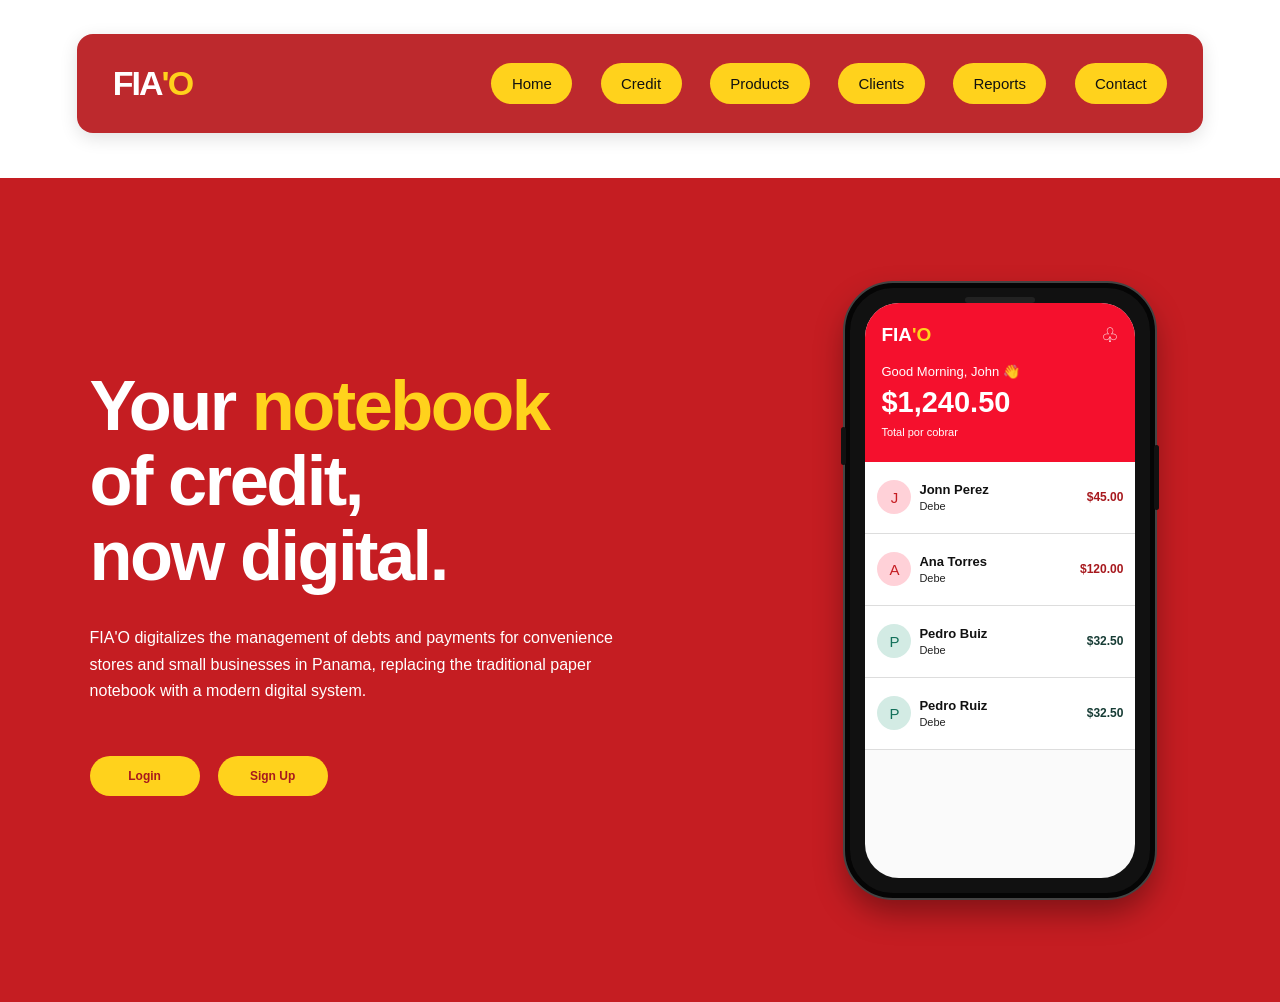
<file: index.html>
<!DOCTYPE html>
<html lang="es">
<head>
    <meta charset="UTF-8">
    <meta name="viewport" content="width=device-width, initial-scale=1.0">

    <title>FIA'O - Proyecto</title>

    <link rel="stylesheet" href="style.css">
</head>

<body>

    <!-- BARRA DE NAVEGACIÓN -->
    <header class="navbar">
        <a href="index.html" class="logo">
            FIA<span>'O</span>
        </a>

        <nav class="nav-links">
            <a href="index.html">Home</a>
            <a href="credit.html">Credit</a>
            <a href="product.html">Products</a>
            <a href="client.html">Clients</a>
            <a href="reports.html">Reports</a>
            <a href="contact.html">Contact</a>
        </nav>
    </header>

    <!-- CONTENIDO PRINCIPAL -->
    <main class="hero">

        <!-- TEXTO PRINCIPAL -->
        <section class="hero-content">

            <h1>
                Your <span>notebook</span><br>
                of credit,<br>
                now digital.
            </h1>

            <p>
                FIA'O digitalizes the management of debts and payments for
                convenience stores and small businesses in Panama,
                replacing the traditional paper notebook with
                a modern digital system.
            </p>

            <div class="buttons">
                <a href="login.html" class="btn">Login</a>
                <a href="signup.html" class="btn">Sign Up</a>
            </div>

        </section>

        <!-- TELÉFONO -->
        <section class="phone-container" aria-label="Vista previa de la aplicación">

            <div class="phone">

                <div class="speaker"></div>

                <div class="screen">

                    <!-- CABECERA DE LA APLICACIÓN -->
                    <div class="app-header">
                        <div class="app-logo">
                            FIA<span>'O</span>
                        </div>

                        <div class="notification" aria-label="Notificaciones">
                            ♧
                        </div>
                    </div>

                    <!-- SALDO -->
                    <div class="greeting">
                        <p>Good Morning, John 👋</p>
                        <h2>$1,240.50</h2>
                        <small>Total por cobrar</small>
                    </div>

                    <!-- LISTA DE CLIENTES -->
                    <div class="customers">

                        <div class="customer">
                            <div class="avatar pink">J</div>

                            <div class="customer-info">
                                <strong>Jonn Perez</strong>
                                <span>Debe</span>
                            </div>

                            <b>$45.00</b>
                        </div>

                        <div class="customer">
                            <div class="avatar pink">A</div>

                            <div class="customer-info">
                                <strong>Ana Torres</strong>
                                <span>Debe</span>
                            </div>

                            <b>$120.00</b>
                        </div>

                        <div class="customer">
                            <div class="avatar green">P</div>

                            <div class="customer-info">
                                <strong>Pedro Buiz</strong>
                                <span>Debe</span>
                            </div>

                            <b class="green-text">$32.50</b>
                        </div>

                        <div class="customer">
                            <div class="avatar green">P</div>

                            <div class="customer-info">
                                <strong>Pedro Ruiz</strong>
                                <span>Debe</span>
                            </div>

                            <b class="green-text">$32.50</b>
                        </div>

                    </div>
                </div>
            </div>

        </section>

    </main>

</body>
</html>
</file>
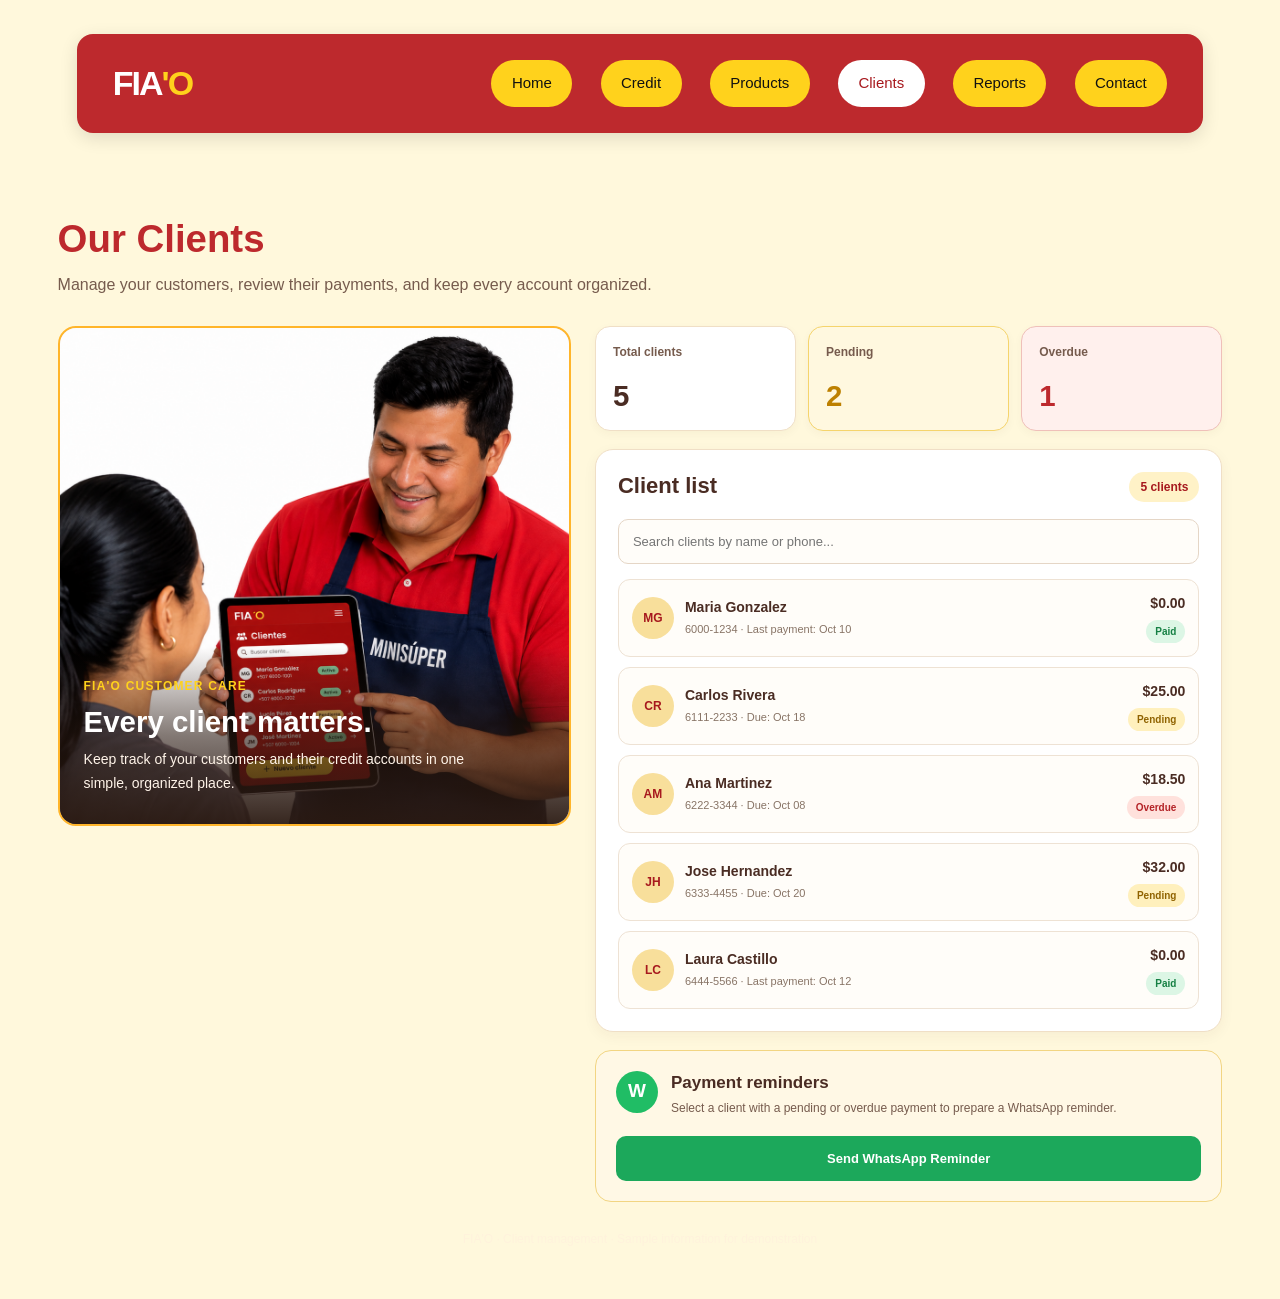
<file: client.html>
<!DOCTYPE html>
<html lang="en">
<head>
    <meta charset="UTF-8">
    <meta name="viewport" content="width=device-width, initial-scale=1.0">
    <title>FIA'O - Clients</title>
    <link rel="stylesheet" href="client.css">
</head>

<body>

    <header class="navbar">
        <div class="logo">FIA<span>'O</span></div>

        <nav class="nav-links">
            <a href="index.html">Home</a>
            <a href="credit.html">Credit</a>
            <a href="product.html">Products</a>
            <a href="client.html" class="active">Clients</a>
            <a href="reports.html">Reports</a>
            <a href="contact.html">Contact</a>
        </nav>
    </header>

    <main class="page">

        <section class="page-heading">
            <h1>Our Clients</h1>
            <p>Manage your customers, review their payments, and keep every account organized.</p>
        </section>

        <section class="layout">

            <!-- IMAGE ON THE LEFT -->
            <div class="visual">
                <img
                    src="clients-photo.png"
                    alt="Shopkeeper helping a customer with a tablet"
                >

                <div class="image-caption">
                    <span class="eyebrow">FIA'O customer care</span>
                    <h2>Every client matters.</h2>
                    <p>
                        Keep track of your customers and their credit accounts
                        in one simple, organized place.
                    </p>
                </div>
            </div>

            <!-- CLIENT INFORMATION ON THE RIGHT -->
            <div class="right">

                <section class="stats">
                    <div class="stat-card">
                        <span class="stat-label">Total clients</span>
                        <span class="stat-number" id="total">5</span>
                    </div>

                    <div class="stat-card pending">
                        <span class="stat-label">Pending</span>
                        <span class="stat-number" id="pending">2</span>
                    </div>

                    <div class="stat-card overdue">
                        <span class="stat-label">Overdue</span>
                        <span class="stat-number" id="overdue">1</span>
                    </div>
                </section>

                <section class="client-panel">

                    <div class="panel-header">
                        <h2>Client list</h2>
                        <span class="client-count" id="clientCount">5 clients</span>
                    </div>

                    <div class="search-box">
                        <input
                            type="search"
                            id="search"
                            placeholder="Search clients by name or phone..."
                            aria-label="Search clients"
                        >
                    </div>

                    <div class="client-list" id="clients">

                        <article class="client-row"
                            data-name="Maria Gonzalez"
                            data-phone="6000-1234"
                            data-status="paid">

                            <div class="client-info">
                                <div class="avatar">MG</div>
                                <div class="client-details">
                                    <h3>Maria Gonzalez</h3>
                                    <p>6000-1234 · Last payment: Oct 10</p>
                                </div>
                            </div>

                            <div class="client-meta">
                                <span class="amount">$0.00</span>
                                <span class="status paid">Paid</span>
                            </div>
                        </article>

                        <article class="client-row"
                            data-name="Carlos Rivera"
                            data-phone="6111-2233"
                            data-status="pending">

                            <div class="client-info">
                                <div class="avatar">CR</div>
                                <div class="client-details">
                                    <h3>Carlos Rivera</h3>
                                    <p>6111-2233 · Due: Oct 18</p>
                                </div>
                            </div>

                            <div class="client-meta">
                                <span class="amount">$25.00</span>
                                <span class="status pending">Pending</span>
                            </div>
                        </article>

                        <article class="client-row"
                            data-name="Ana Martinez"
                            data-phone="6222-3344"
                            data-status="overdue">

                            <div class="client-info">
                                <div class="avatar">AM</div>
                                <div class="client-details">
                                    <h3>Ana Martinez</h3>
                                    <p>6222-3344 · Due: Oct 08</p>
                                </div>
                            </div>

                            <div class="client-meta">
                                <span class="amount">$18.50</span>
                                <span class="status overdue">Overdue</span>
                            </div>
                        </article>

                        <article class="client-row"
                            data-name="Jose Hernandez"
                            data-phone="6333-4455"
                            data-status="pending">

                            <div class="client-info">
                                <div class="avatar">JH</div>
                                <div class="client-details">
                                    <h3>Jose Hernandez</h3>
                                    <p>6333-4455 · Due: Oct 20</p>
                                </div>
                            </div>

                            <div class="client-meta">
                                <span class="amount">$32.00</span>
                                <span class="status pending">Pending</span>
                            </div>
                        </article>

                        <article class="client-row"
                            data-name="Laura Castillo"
                            data-phone="6444-5566"
                            data-status="paid">

                            <div class="client-info">
                                <div class="avatar">LC</div>
                                <div class="client-details">
                                    <h3>Laura Castillo</h3>
                                    <p>6444-5566 · Last payment: Oct 12</p>
                                </div>
                            </div>

                            <div class="client-meta">
                                <span class="amount">$0.00</span>
                                <span class="status paid">Paid</span>
                            </div>
                        </article>

                    </div>

                    <p class="empty" id="empty">
                        No clients found. Try another search.
                    </p>

                </section>

                <section class="reminder">
                    <div class="reminder-top">
                        <div class="whatsapp-icon">W</div>

                        <div>
                            <h2>Payment reminders</h2>
                            <p id="reminderText">
                                Select a client with a pending or overdue payment
                                to prepare a WhatsApp reminder.
                            </p>
                        </div>
                    </div>

                    <button class="reminder-button" id="sendReminder">
                        Send WhatsApp Reminder
                    </button>
                </section>

            </div>
        </section>

        <p class="footer-note">
            FIA'O · Client management · Sample information for demonstration
        </p>

    </main>

    <script>
        const clientRows = Array.from(
            document.querySelectorAll(".client-row")
        );

        const searchInput = document.getElementById("search");
        const emptyMessage = document.getElementById("empty");
        const clientCount = document.getElementById("clientCount");
        const reminderText = document.getElementById("reminderText");
        const reminderButton = document.getElementById("sendReminder");

        let selectedClient = null;

        function updateSummary() {
            document.getElementById("total").textContent = clientRows.length;

            document.getElementById("pending").textContent =
                clientRows.filter(row =>
                    row.dataset.status === "pending"
                ).length;

            document.getElementById("overdue").textContent =
                clientRows.filter(row =>
                    row.dataset.status === "overdue"
                ).length;
        }

        function filterClients() {
            const term = searchInput.value.trim().toLowerCase();
            let visible = 0;

            clientRows.forEach(row => {
                const matches =
                    row.dataset.name.toLowerCase().includes(term) ||
                    row.dataset.phone.toLowerCase().includes(term);

                row.style.display = matches ? "grid" : "none";

                if (matches) visible++;
            });

            emptyMessage.style.display = visible === 0 ? "block" : "none";

            clientCount.textContent =
                visible + (visible === 1 ? " client" : " clients");
        }

        clientRows.forEach(row => {
            row.style.cursor = "pointer";

            row.addEventListener("click", () => {
                clientRows.forEach(item => {
                    item.style.outline = "none";
                });

                row.style.outline = "2px solid #ffd45a";
                selectedClient = row;

                const name = row.dataset.name;
                const status = row.dataset.status;
                const amount = row.querySelector(".amount").textContent;

                if (status === "paid") {
                    reminderText.textContent =
                        name + " has no outstanding balance. No payment reminder is needed.";

                    reminderButton.textContent = "Client Has Paid";
                    reminderButton.disabled = true;
                } else {
                    reminderText.textContent =
                        "Selected client: " + name +
                        ". Outstanding balance: " + amount +
                        ". Click below to prepare a WhatsApp reminder.";

                    reminderButton.textContent =
                        "Send Reminder to " + name.split(" ")[0];

                    reminderButton.disabled = false;
                }
            });
        });

        searchInput.addEventListener("input", filterClients);

        reminderButton.addEventListener("click", () => {
            if (!selectedClient) {
                selectedClient = clientRows.find(row =>
                    row.dataset.status === "pending" ||
                    row.dataset.status === "overdue"
                );
            }

            if (!selectedClient) {
                alert("There are no unpaid clients to remind.");
                return;
            }

            if (selectedClient.dataset.status === "paid") {
                alert("This client has already paid.");
                return;
            }

            const name = selectedClient.dataset.name;
            const phone = selectedClient.dataset.phone;
            const amount = selectedClient.querySelector(".amount").textContent;

            const message =
                "Hello " + name +
                ", this is a friendly reminder from FIA'O regarding your outstanding balance of " +
                amount +
                ". Please contact us if you have any questions. Thank you!";

            const cleanPhone = phone.replace(/\D/g, "");

            if (!cleanPhone) {
                alert("No valid phone number is available for this client.");
                return;
            }

            const whatsappUrl =
                "https://wa.me/507" + cleanPhone +
                "?text=" + encodeURIComponent(message);

            window.open(whatsappUrl, "_blank", "noopener,noreferrer");
        });

        updateSummary();
        filterClients();
    </script>

</body>
</html>
</file>
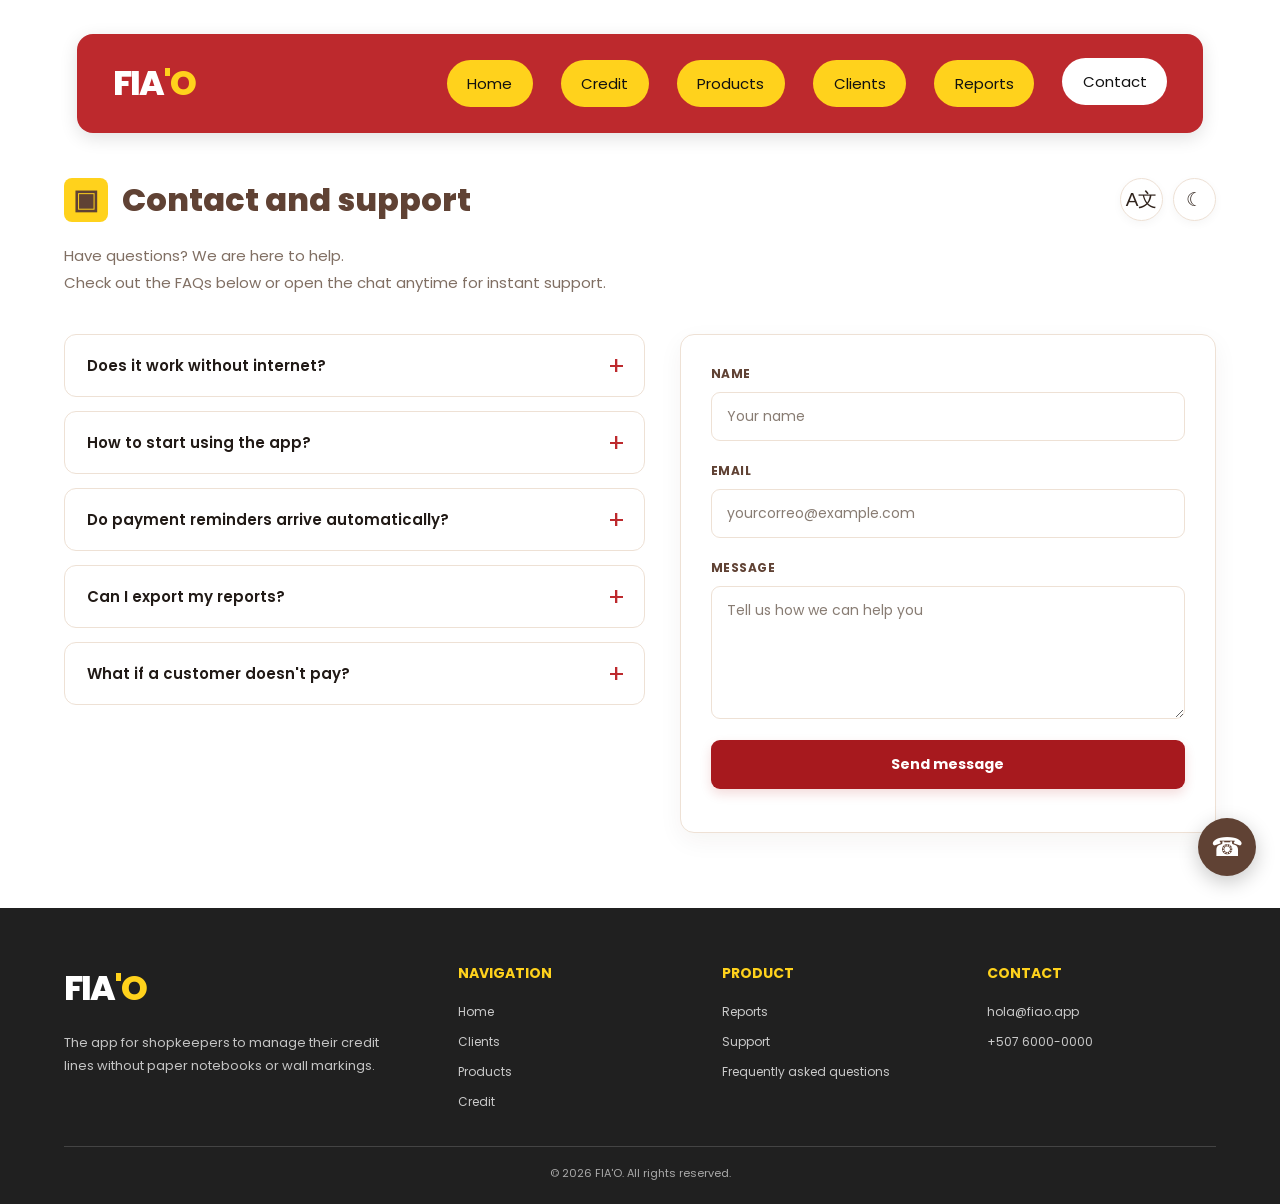
<file: contact.html>
<!DOCTYPE html>
<html lang="en">
<head>
    <meta charset="UTF-8">
    <meta name="viewport" content="width=device-width, initial-scale=1.0">
    <title>FIA'O - Contact and Support</title>
    <link rel="stylesheet" href="contact.css">
</head>
<body>

    <!-- NAVIGATION BAR -->
    <header class="navbar">
        <a href="index.html" class="logo">FIA<span>'O</span></a>

        <nav>
            <a href="index.html">Home</a>
            <a href="credit.html">Credit</a>
            <a href="product.html">Products</a>
            <a href="client.html">Clients</a>
            <a href="reports.html">Reports</a>
            <a href="contact.html" class="active">Contact</a>
        </nav>
    </header>

    <!-- MAIN CONTENT -->
    <main class="page">

        <!-- PAGE TITLE -->
        <section class="page-heading">
            <div class="heading-text">
                <div class="title-row">
                    <span class="title-icon">▣</span>
                    <h1>Contact and support</h1>
                </div>

                <p>
                    Have questions? We are here to help.<br>
                    Check out the FAQs below or open the chat anytime for instant support.
                </p>
            </div>

            <div class="tools">
                <button class="round-button" id="languageButton"
                        type="button" aria-label="Change language">A文</button>
                <button class="round-button" id="themeButton"
                        type="button" aria-label="Change theme">☾</button>
            </div>
        </section>

        <!-- FAQ AND CONTACT FORM -->
        <section class="support-layout">

            <!-- FREQUENTLY ASKED QUESTIONS -->
            <div class="faq-section">

                <details class="faq-item">
                    <summary>Does it work without internet?</summary>
                    <p>
                        Some features may require an internet connection to synchronize
                        customer information and payment records. Connect to the internet
                        to access the latest information.
                    </p>
                </details>

                <details class="faq-item">
                    <summary>How to start using the app?</summary>
                    <p>
                        Start by registering your business information, adding your
                        customers, and recording their credit purchases and payments.
                        You can then use the customer list to review outstanding balances.
                    </p>
                </details>

                <details class="faq-item">
                    <summary>Do payment reminders arrive automatically?</summary>
                    <p>
                        You can use the reminder feature to contact customers about
                        pending payments. Automatic reminders depend on the features
                        and services configured for your account.
                    </p>
                </details>

                <details class="faq-item">
                    <summary>Can I export my reports?</summary>
                    <p>
                        The Reports section can be used to review business information.
                        PDF or Excel exports will work when those features are connected
                        to your application.
                    </p>
                </details>

                <details class="faq-item">
                    <summary>What if a customer doesn't pay?</summary>
                    <p>
                        Review the customer's outstanding balance, check the payment
                        due date, and contact the customer with a friendly reminder.
                        Keep the payment information updated in your records.
                    </p>
                </details>

            </div>

            <!-- CONTACT FORM -->
            <div class="contact-card">
                <form id="contactForm">

                    <div class="form-group">
                        <label for="name">NAME</label>
                        <input
                            type="text"
                            id="name"
                            name="name"
                            placeholder="Your name"
                            required
                        >
                    </div>

                    <div class="form-group">
                        <label for="email">EMAIL</label>
                        <input
                            type="email"
                            id="email"
                            name="email"
                            placeholder="yourcorreo@example.com"
                            required
                        >
                    </div>

                    <div class="form-group">
                        <label for="message">MESSAGE</label>
                        <textarea
                            id="message"
                            name="message"
                            placeholder="Tell us how we can help you"
                            rows="5"
                            required
                        ></textarea>
                    </div>

                    <button type="submit" class="send-button">
                        Send message
                    </button>

                    <p id="formFeedback" class="form-feedback" role="status"></p>

                </form>
            </div>

        </section>

    </main>

    <!-- FLOATING CHAT BUTTON -->
    <button type="button" class="chat-button" id="chatButton"
            aria-label="Open support chat">
        ☎
    </button>

    <!-- CHAT WINDOW -->
    <section class="chat-window" id="chatWindow" hidden>
        <div class="chat-header">
            <div>
                <strong>FIA'O Support</strong>
                <span>How can we help?</span>
            </div>
            <button type="button" id="closeChat" aria-label="Close chat">×</button>
        </div>

        <div class="chat-content">
            <p class="chat-message">
                Hello! Thanks for contacting FIA'O. Please write your question
                in the contact form and our team can follow up.
            </p>
        </div>

        <button type="button" class="chat-contact"
                id="chatContactButton">
            Go to contact form
        </button>
    </section>

    <!-- FOOTER -->
    <footer class="footer">
        <div class="footer-grid">

            <div class="footer-brand">
                <a href="index.html" class="footer-logo">FIA<span>'O</span></a>
                <p>
                    The app for shopkeepers to manage their credit lines
                    without paper notebooks or wall markings.
                </p>
            </div>

            <div class="footer-column">
                <h3>NAVIGATION</h3>
                <a href="index.html">Home</a>
                <a href="client.html">Clients</a>
                <a href="products.html">Products</a>
                <a href="credit.html">Credit</a>
            </div>

            <div class="footer-column">
                <h3>PRODUCT</h3>
                <a href="reports.html">Reports</a>
                <a href="contact.html">Support</a>
                <a href="#faq">Frequently asked questions</a>
            </div>

            <div class="footer-column">
                <h3>CONTACT</h3>
                <a href="mailto:hola@fiao.app">hola@fiao.app</a>
                <a href="tel:+50760000000">+507 6000-0000</a>
            </div>

        </div>

        <div class="footer-bottom">
            © 2026 FIA'O. All rights reserved.
        </div>
    </footer>

    <!-- INTERACTIONS -->
    <script>
        // FAQ anchor
        document.querySelectorAll('a[href="#faq"]').forEach(function(link) {
            link.addEventListener('click', function(event) {
                event.preventDefault();
                document.querySelector('.faq-section').scrollIntoView({
                    behavior: 'smooth'
                });
            });
        });

        // Contact form demo
        document.getElementById('contactForm').addEventListener('submit', function(event) {
            event.preventDefault();

            const name = document.getElementById('name').value.trim();
            const feedback = document.getElementById('formFeedback');

            feedback.textContent =
                'Thank you, ' + name + '! Your message has been prepared. ' +
                'This demo does not send emails yet.';

            this.reset();
        });

        // Chat window
        const chatWindow = document.getElementById('chatWindow');

        document.getElementById('chatButton').addEventListener('click', function() {
            chatWindow.hidden = !chatWindow.hidden;
        });

        document.getElementById('closeChat').addEventListener('click', function() {
            chatWindow.hidden = true;
        });

        document.getElementById('chatContactButton').addEventListener('click', function() {
            chatWindow.hidden = true;
            document.getElementById('name').scrollIntoView({
                behavior: 'smooth',
                block: 'center'
            });
            document.getElementById('name').focus();
        });

        // Dark mode
        document.getElementById('themeButton').addEventListener('click', function() {
            document.body.classList.toggle('dark-mode');
        });

        // Language button demonstration
        document.getElementById('languageButton').addEventListener('click', function() {
            alert('The page is currently in English. A translation feature must be configured separately.');
        });
    </script>

</body>
</html>
</file>
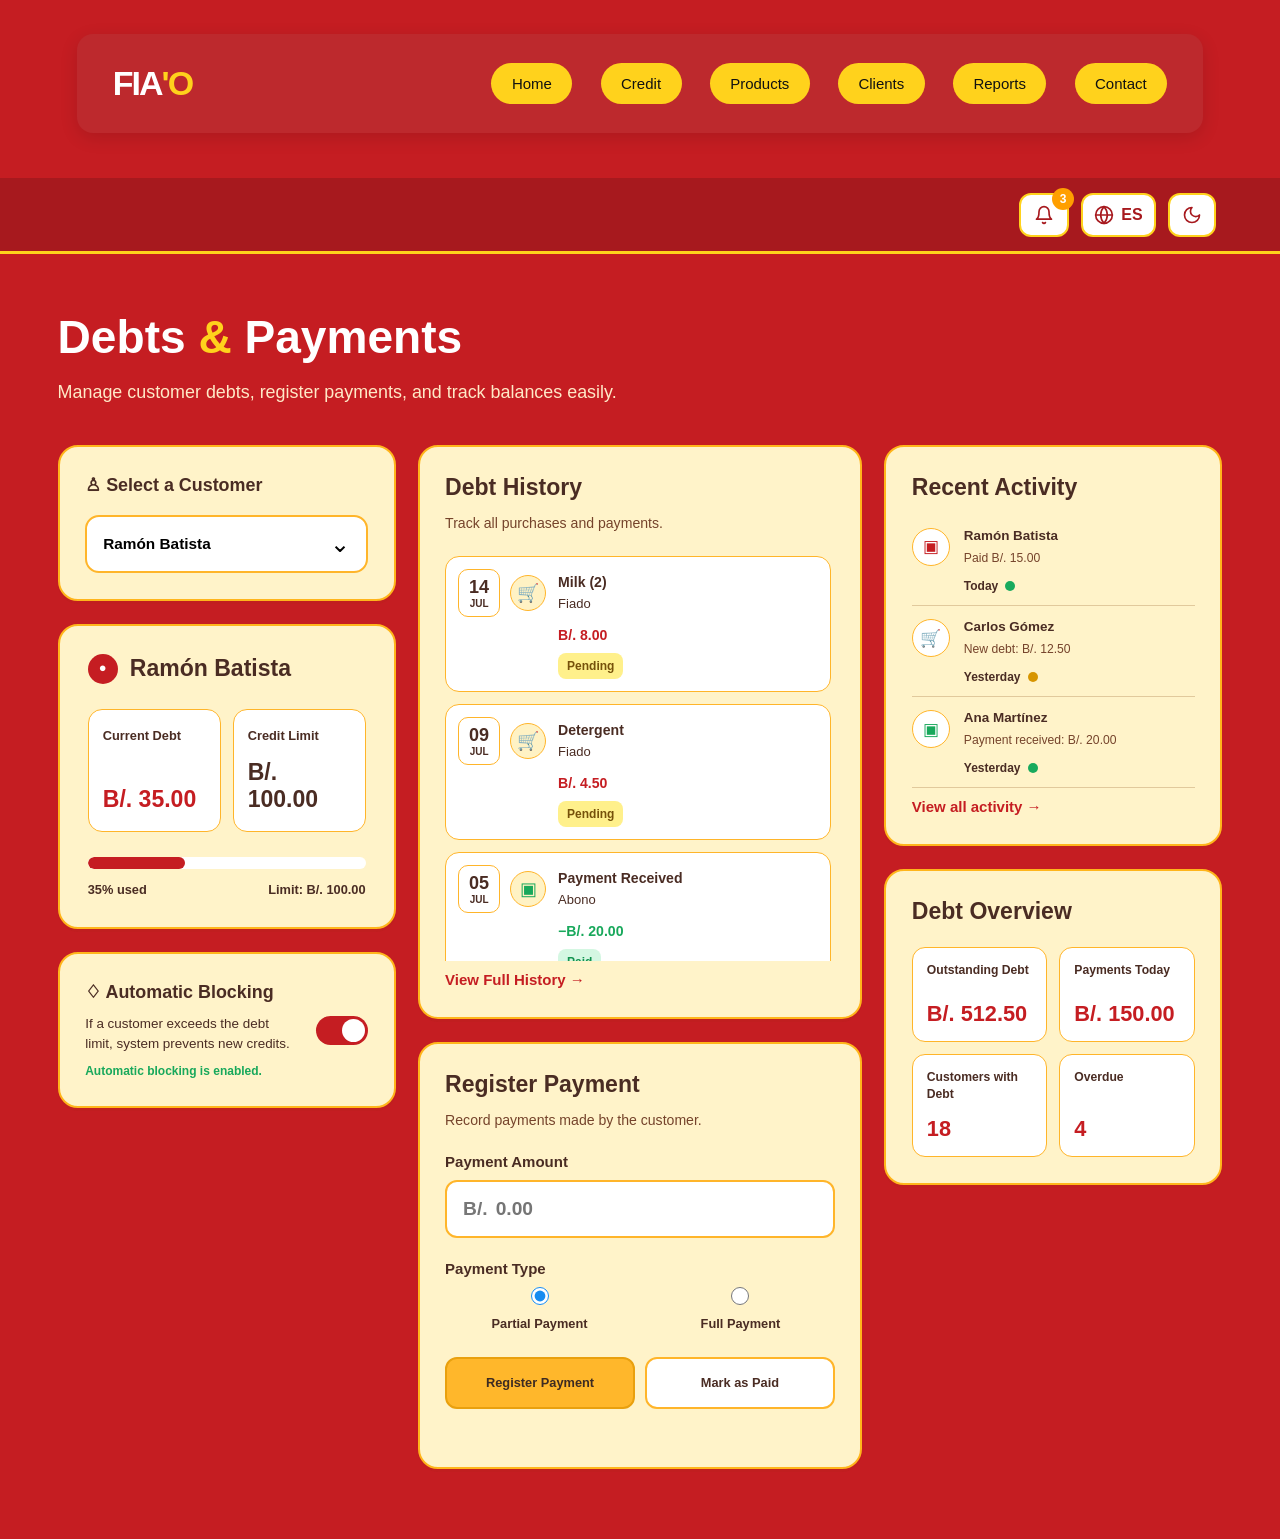
<file: credit.html>
<!DOCTYPE html>
<html lang="en">
<head>
    <meta charset="UTF-8">
    <meta name="viewport" content="width=device-width, initial-scale=1.0">
    <title>FIA'O - Credit</title>
    <link rel="stylesheet" href="credit.css">
</head>
<body>

    <header class="navbar">
        <a href="index.html" class="logo">FIA<span>'O</span></a>
        <nav class="nav-links">
            <a href="index.html">Home</a>
            <a href="credit.html" class="active">Credit</a>
            <a href="product.html">Products</a>
            <a href="client.html">Clients</a>
            <a href="reports.html">Reports</a>
            <a href="contact.html">Contact</a>
        </nav>
    </header>

    <section class="secondary-bar">
        <div class="secondary-actions">
            <button class="action-button notification-button" id="notificationButton" aria-label="Notifications">
                <svg class="icon" xmlns="http://www.w3.org/2000/svg" viewBox="0 0 24 24" width="24" height="24" fill="none" stroke="currentColor" stroke-width="2" stroke-linecap="round" stroke-linejoin="round">
                    <path d="M6 8a6 6 0 0 1 12 0c0 7 3 9 3 9H3s3-2 3-9"/>
                    <path d="M10.3 21a1.94 1.94 0 0 0 3.4 0"/>
                </svg>
                <span class="notification-number" id="notificationNumber">3</span>
            </button>

            <button class="action-button language-button" id="languageButton" aria-label="Change language">
                <svg class="icon" xmlns="http://www.w3.org/2000/svg" viewBox="0 0 24 24" width="24" height="24" fill="none" stroke="currentColor" stroke-width="2" stroke-linecap="round" stroke-linejoin="round">
                    <circle cx="12" cy="12" r="10"/>
                    <path d="M2 12h20"/>
                    <path d="M12 2a15.3 15.3 0 0 1 4 10 15.3 15.3 0 0 1-4 10 15.3 15.3 0 0 1-4-10 15.3 15.3 0 0 1 4-10z"/>
                </svg>
                <span id="languageLabel">ES</span>
            </button>

            <button class="action-button" id="darkModeButton" aria-label="Dark mode">
                <svg class="icon" xmlns="http://www.w3.org/2000/svg" viewBox="0 0 24 24" width="24" height="24" fill="none" stroke="currentColor" stroke-width="2" stroke-linecap="round" stroke-linejoin="round">
                    <path d="M12 3a6 6 0 0 0 9 9 9 9 0 1 1-9-9Z"/>
                </svg>
            </button>
        </div>
    </section>

    <main class="credit-page">

        <section class="credit-header">
            <h1>Debts <span>&amp;</span> Payments</h1>
            <p>Manage customer debts, register payments, and track balances easily.</p>
        </section>

        <section class="dashboard-grid">

            <div class="left-column">

                <div class="panel customer-selector">
                    <h2>♙ Select a Customer</h2>
                    <button class="customer-select" id="customerSelect" type="button">
                        <strong id="selectedCustomerName">Ramón Batista</strong>
                        <span>⌄</span>
                    </button>
                    <div class="customer-options" id="customerOptions" hidden>
                        <button type="button" data-name="Ramón Batista" data-debt="35">Ramón Batista</button>
                        <button type="button" data-name="Carlos Gómez" data-debt="12.50">Carlos Gómez</button>
                        <button type="button" data-name="Ana Martínez" data-debt="20">Ana Martínez</button>
                    </div>
                </div>

                <div class="panel customer-card">
                    <h2 class="customer-title">
                        <span class="customer-icon">●</span>
                        <span id="customerCardName">Ramón Batista</span>
                    </h2>

                    <div class="customer-stats">
                        <div class="stat-box">
                            <span>Current Debt</span>
                            <strong class="red-text" id="currentDebt">B/. 35.00</strong>
                        </div>
                        <div class="stat-box">
                            <span>Credit Limit</span>
                            <strong id="creditLimit">B/. 100.00</strong>
                        </div>
                    </div>

                    <div class="credit-progress">
                        <div class="progress-bar">
                            <div class="progress-value" id="progressValue"></div>
                        </div>
                        <div class="progress-info">
                            <strong id="percentageUsed">35% used</strong>
                            <strong>Limit: B/. 100.00</strong>
                        </div>
                    </div>
                </div>

                <div class="panel automatic-block">
                    <div class="block-content">
                        <h2>♢ Automatic Blocking</h2>
                        <p>If a customer exceeds the debt limit, system prevents new credits.</p>
                        <p id="blockingStatus" class="blocking-status">Automatic blocking is enabled.</p>
                    </div>
                    <label class="switch">
                        <input type="checkbox" id="blockingToggle" checked>
                        <span class="slider"></span>
                    </label>
                </div>

            </div>

            <div class="center-column">

                <div class="panel debt-history">
                    <h2>Debt History</h2>
                    <p class="panel-description">Track all purchases and payments.</p>

                    <div class="history-list" id="historyList">

                        <div class="history-item">
                            <div class="date-box"><strong>14</strong><span>JUL</span></div>
                            <div class="history-icon">🛒</div>
                            <div class="history-product">
                                <strong>Milk (2)</strong>
                                <span>Fiado</span>
                            </div>
                            <strong class="history-amount">B/. 8.00</strong>
                            <span class="pending">Pending</span>
                        </div>

                        <div class="history-item">
                            <div class="date-box"><strong>09</strong><span>JUL</span></div>
                            <div class="history-icon">🛒</div>
                            <div class="history-product">
                                <strong>Detergent</strong>
                                <span>Fiado</span>
                            </div>
                            <strong class="history-amount">B/. 4.50</strong>
                            <span class="pending">Pending</span>
                        </div>

                        <div class="history-item">
                            <div class="date-box"><strong>05</strong><span>JUL</span></div>
                            <div class="history-icon payment">▣</div>
                            <div class="history-product">
                                <strong>Payment Received</strong>
                                <span>Abono</span>
                            </div>
                            <strong class="payment-amount">−B/. 20.00</strong>
                            <span class="paid">Paid</span>
                        </div>

                        <div class="history-item">
                            <div class="date-box"><strong>01</strong><span>JUL</span></div>
                            <div class="history-icon">🛒</div>
                            <div class="history-product">
                                <strong>Groceries Pack</strong>
                                <span>Fiado</span>
                            </div>
                            <strong class="history-amount">B/. 10.00</strong>
                            <span class="pending">Pending</span>
                        </div>

                    </div>

                    <a href="#" class="view-history" id="viewHistory">View Full History →</a>
                </div>

                <div class="panel register-payment">
                    <h2>Register Payment</h2>
                    <p class="panel-description">Record payments made by the customer.</p>

                    <label for="paymentAmountInput">Payment Amount</label>
                    <div class="payment-input">
                        <span>B/.</span>
                        <input type="number" id="paymentAmountInput" min="0" step="0.01" placeholder="0.00">
                    </div>

                    <p class="field-label">Payment Type</p>

                    <div class="payment-types">
                        <label class="payment-option">
                            <input type="radio" name="payment" value="partial" checked>
                            <span>Partial Payment</span>
                        </label>
                        <label class="payment-option">
                            <input type="radio" name="payment" value="full">
                            <span>Full Payment</span>
                        </label>
                    </div>

                    <div class="payment-buttons">
                        <button class="register-button" id="registerPaymentButton">Register Payment</button>
                        <button class="paid-button" id="markPaidButton">Mark as Paid</button>
                    </div>
                    <p id="paymentMessage" class="payment-message" aria-live="polite"></p>
                </div>

            </div>

            <div class="right-column">

                <div class="panel recent-activity">
                    <h2>Recent Activity</h2>

                    <div class="activity-list" id="activityList">

                        <div class="activity-item">
                            <div class="activity-icon">▣</div>
                            <div class="activity-info">
                                <strong>Ramón Batista</strong>
                                <span>Paid B/. 15.00</span>
                            </div>
                            <div class="activity-time">
                                <strong>Today</strong>
                                <span class="green-dot"></span>
                            </div>
                        </div>

                        <div class="activity-item">
                            <div class="activity-icon">🛒</div>
                            <div class="activity-info">
                                <strong>Carlos Gómez</strong>
                                <span>New debt: B/. 12.50</span>
                            </div>
                            <div class="activity-time">
                                <strong>Yesterday</strong>
                                <span class="yellow-dot"></span>
                            </div>
                        </div>

                        <div class="activity-item">
                            <div class="activity-icon green">▣</div>
                            <div class="activity-info">
                                <strong>Ana Martínez</strong>
                                <span>Payment received: B/. 20.00</span>
                            </div>
                            <div class="activity-time">
                                <strong>Yesterday</strong>
                                <span class="green-dot"></span>
                            </div>
                        </div>

                    </div>

                    <a href="#" class="view-activity" id="viewActivity">View all activity →</a>
                </div>

                <div class="panel debt-overview">
                    <h2>Debt Overview</h2>
                    <div class="overview-grid">
                        <div class="overview-box">
                            <span>Outstanding Debt</span>
                            <strong id="outstandingDebt">B/. 480.00</strong>
                        </div>
                        <div class="overview-box">
                            <span>Payments Today</span>
                            <strong id="paymentsToday">B/. 150.00</strong>
                        </div>
                        <div class="overview-box">
                            <span>Customers with Debt</span>
                            <strong id="customersWithDebt">18</strong>
                        </div>
                        <div class="overview-box">
                            <span>Overdue</span>
                            <strong id="overdueCount">4</strong>
                        </div>
                    </div>
                </div>

            </div>

        </section>
    </main>

    <div class="notification-panel" id="notificationPanel" hidden>
        <h3>Notifications</h3>
        <p>Ramón Batista has an outstanding debt of B/. 35.00.</p>
        <p>Remember to review pending payments.</p>
        <p>Automatic blocking is currently enabled.</p>
        <button type="button" id="closeNotifications">Close</button>
    </div>

    <div class="modal-overlay" id="modalOverlay" hidden>
        <div class="modal-box">
            <button class="modal-close" id="closeModal" aria-label="Close">×</button>
            <h2 id="modalTitle">History</h2>
            <div id="modalContent"></div>
        </div>
    </div>

    <script>
    document.addEventListener("DOMContentLoaded", () => {

        const $ = (selector) => document.querySelector(selector);

        let currentCustomer = "Ramón Batista";
        let currentDebt = 35;
        const creditLimit = 100;
        let paymentsToday = 150;
        let language = "en";

        const customers = {
            "Ramón Batista": 35,
            "Carlos Gómez": 12.50,
            "Ana Martínez": 20
        };

        const paymentInput = $("#paymentAmountInput");
        const paymentMessage = $("#paymentMessage");
        const historyList = $("#historyList");
        const activityList = $("#activityList");

        const money = (amount) => "B/. " + Number(amount).toFixed(2);

        function updateCustomerDisplay() {
            $("#selectedCustomerName").textContent = currentCustomer;
            $("#customerCardName").textContent = currentCustomer;
            $("#currentDebt").textContent = money(currentDebt);

            const percentage = Math.min((currentDebt / creditLimit) * 100, 100);
            $("#progressValue").style.width = percentage + "%";
            $("#percentageUsed").textContent = Math.round(percentage) + "% used";
        }

        function updateOverview() {
            const totalDebt = Object.values(customers).reduce((sum, debt) => sum + debt, 0);
            $("#outstandingDebt").textContent = money(480 - 35 + totalDebt);
            $("#paymentsToday").textContent = money(paymentsToday);
            $("#customersWithDebt").textContent =
                Object.values(customers).filter(debt => debt > 0).length + 15;
        }

        function showMessage(message, type = "success") {
            paymentMessage.textContent = message;
            paymentMessage.className = "payment-message " + type;
        }

        function addHistoryPayment(amount, description) {
            const now = new Date();
            const day = String(now.getDate()).padStart(2, "0");
            const month = now.toLocaleString("en", { month: "short" }).toUpperCase();

            const item = document.createElement("div");
            item.className = "history-item";
            item.innerHTML = `
                <div class="date-box"><strong>${day}</strong><span>${month}</span></div>
                <div class="history-icon payment">▣</div>
                <div class="history-product">
                    <strong>${description}</strong>
                    <span>Payment</span>
                </div>
                <strong class="payment-amount">−${money(amount)}</strong>
                <span class="paid">Paid</span>
            `;
            historyList.prepend(item);
        }

        function addActivity(amount) {
            const item = document.createElement("div");
            item.className = "activity-item";
            item.innerHTML = `
                <div class="activity-icon green">▣</div>
                <div class="activity-info">
                    <strong>${currentCustomer}</strong>
                    <span>Payment received: ${money(amount)}</span>
                </div>
                <div class="activity-time">
                    <strong>Today</strong>
                    <span class="green-dot"></span>
                </div>
            `;
            activityList.prepend(item);
        }

        function registerPayment(amount) {
            if (!Number.isFinite(amount) || amount <= 0) {
                showMessage("Please enter a valid payment amount.", "error");
                return;
            }

            if (currentDebt <= 0) {
                showMessage("This customer has no outstanding debt.", "error");
                return;
            }

            if (amount > currentDebt) {
                showMessage("The payment cannot be greater than the current debt.", "error");
                return;
            }

            currentDebt = Math.max(0, currentDebt - amount);
            customers[currentCustomer] = currentDebt;
            paymentsToday += amount;

            addHistoryPayment(amount, "Payment Received");
            addActivity(amount);
            updateCustomerDisplay();
            updateOverview();

            paymentInput.value = "";
            showMessage("Payment registered successfully!");
        }

        $("#registerPaymentButton").addEventListener("click", () => {
            const amount = parseFloat(paymentInput.value);
            registerPayment(amount);
        });

        $("#markPaidButton").addEventListener("click", () => {
            if (currentDebt <= 0) {
                showMessage("This customer has no outstanding debt.", "error");
                return;
            }

            const amount = currentDebt;
            registerPayment(amount);
            showMessage("The debt has been fully paid!");
        });

        document.querySelectorAll('input[name="payment"]').forEach(radio => {
            radio.addEventListener("change", () => {
                if (radio.value === "full" && radio.checked) {
                    paymentInput.value = currentDebt.toFixed(2);
                }
            });
        });

        paymentInput.addEventListener("input", () => {
            const fullOption = document.querySelector('input[name="payment"][value="full"]');
            if (fullOption.checked && Number(paymentInput.value) !== currentDebt) {
                document.querySelector('input[name="payment"][value="partial"]').checked = true;
            }
        });

        // Selector de clientes
        const customerSelect = $("#customerSelect");
        const customerOptions = $("#customerOptions");

        customerSelect.addEventListener("click", () => {
            customerOptions.hidden = !customerOptions.hidden;
        });

        customerOptions.querySelectorAll("button").forEach(button => {
            button.addEventListener("click", () => {
                currentCustomer = button.dataset.name;
                currentDebt = customers[currentCustomer];
                updateCustomerDisplay();
                customerOptions.hidden = true;
                paymentInput.value = "";
                showMessage("Customer selected: " + currentCustomer);
            });
        });

        document.addEventListener("click", (event) => {
            if (!customerSelect.contains(event.target) && !customerOptions.contains(event.target)) {
                customerOptions.hidden = true;
            }
        });

        // Bloqueo automático
        $("#blockingToggle").addEventListener("change", (event) => {
            $("#blockingStatus").textContent = event.target.checked
                ? "Automatic blocking is enabled."
                : "Automatic blocking is disabled.";
        });

        // Notificaciones
        const notificationPanel = $("#notificationPanel");

        $("#notificationButton").addEventListener("click", () => {
            notificationPanel.hidden = !notificationPanel.hidden;
        });

        $("#closeNotifications").addEventListener("click", () => {
            notificationPanel.hidden = true;
            $("#notificationNumber").style.display = "none";
        });

        // Modo oscuro
        $("#darkModeButton").addEventListener("click", () => {
            document.body.classList.toggle("dark-mode");
        });

        // Ventanas de historial
        const modalOverlay = $("#modalOverlay");

        function openModal(title, content) {
            $("#modalTitle").textContent = title;
            $("#modalContent").innerHTML = content;
            modalOverlay.hidden = false;
        }

        function closeModal() {
            modalOverlay.hidden = true;
        }

        $("#closeModal").addEventListener("click", closeModal);

        modalOverlay.addEventListener("click", (event) => {
            if (event.target === modalOverlay) closeModal();
        });

        $("#viewHistory").addEventListener("click", (event) => {
            event.preventDefault();
            openModal("Full Debt History", historyList.innerHTML);
        });

        $("#viewActivity").addEventListener("click", (event) => {
            event.preventDefault();
            openModal("All Recent Activity", activityList.innerHTML);
        });

        // Cambio de idioma
        const translations = {
            "Home": "Inicio",
            "Credit": "Crédito",
            "Products": "Productos",
            "Clients": "Clientes",
            "Reports": "Reportes",
            "Contact": "Contacto",
            "Debts & Payments": "Deudas y pagos",
            "Manage customer debts, register payments, and track balances easily.": "Administra las deudas de los clientes, registra pagos y consulta sus saldos fácilmente.",
            "Select a Customer": "Seleccionar cliente",
            "Current Debt": "Deuda actual",
            "Credit Limit": "Límite de crédito",
            "Automatic Blocking": "Bloqueo automático",
            "If a customer exceeds the debt limit, system prevents new credits.": "Si un cliente supera el límite de deuda, el sistema impide nuevos créditos.",
            "Debt History": "Historial de deudas",
            "Track all purchases and payments.": "Consulta todas las compras y los pagos.",
            "Register Payment": "Registrar pago",
            "Record payments made by the customer.": "Registra los pagos realizados por el cliente.",
            "Payment Amount": "Cantidad del pago",
            "Payment Type": "Tipo de pago",
            "Partial Payment": "Pago parcial",
            "Full Payment": "Pago completo",
            "Mark as Paid": "Marcar como pagado",
            "Recent Activity": "Actividad reciente",
            "Debt Overview": "Resumen de deudas",
            "Outstanding Debt": "Deuda pendiente",
            "Payments Today": "Pagos de hoy",
            "Customers with Debt": "Clientes con deuda",
            "Overdue": "Vencidos",
            "View Full History →": "Ver historial completo →",
            "View all activity →": "Ver toda la actividad →",
            "Pending": "Pendiente",
            "Paid": "Pagado",
            "Today": "Hoy",
            "Yesterday": "Ayer",
            "Notifications": "Notificaciones",
            "Close": "Cerrar",
            "Full Debt History": "Historial completo de deudas",
            "All Recent Activity": "Toda la actividad reciente"
        };

        const originalTexts = new Map();

        function saveOriginalTextNodes() {
            const walker = document.createTreeWalker(document.body, NodeFilter.SHOW_TEXT);
            let node;
            while (node = walker.nextNode()) {
                const value = node.nodeValue.trim();
                if (value && translations[value] && !originalTexts.has(node)) {
                    originalTexts.set(node, value);
                }
            }
        }

        saveOriginalTextNodes();

        $("#languageButton").addEventListener("click", () => {
            language = language === "en" ? "es" : "en";
            $("#languageLabel").textContent = language === "en" ? "ES" : "EN";

            originalTexts.forEach((original, node) => {
                if (language === "es") {
                    node.nodeValue = node.nodeValue.replace(original, translations[original]);
                } else {
                    node.nodeValue = original;
                }
            });

            document.documentElement.lang = language;
        });

        updateCustomerDisplay();
        updateOverview();
    });
    </script>

</body>
</html>
</file>
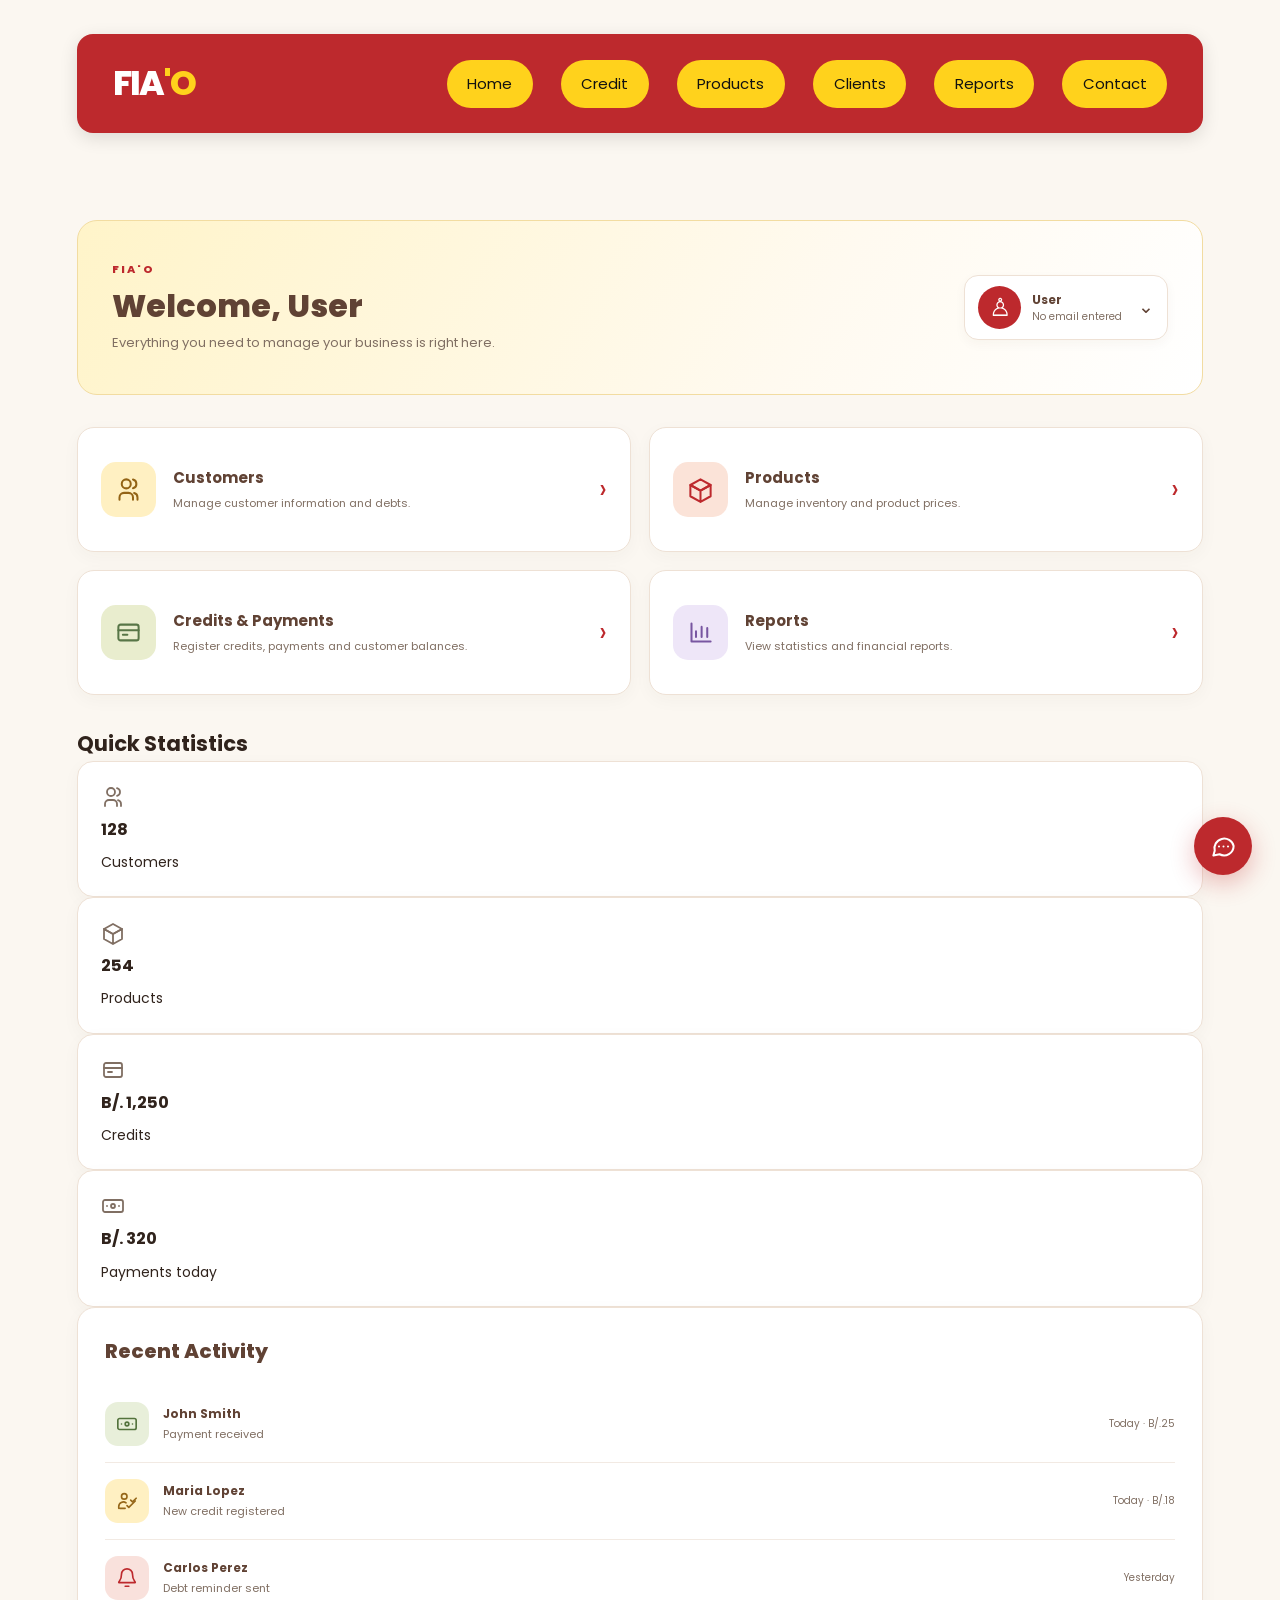
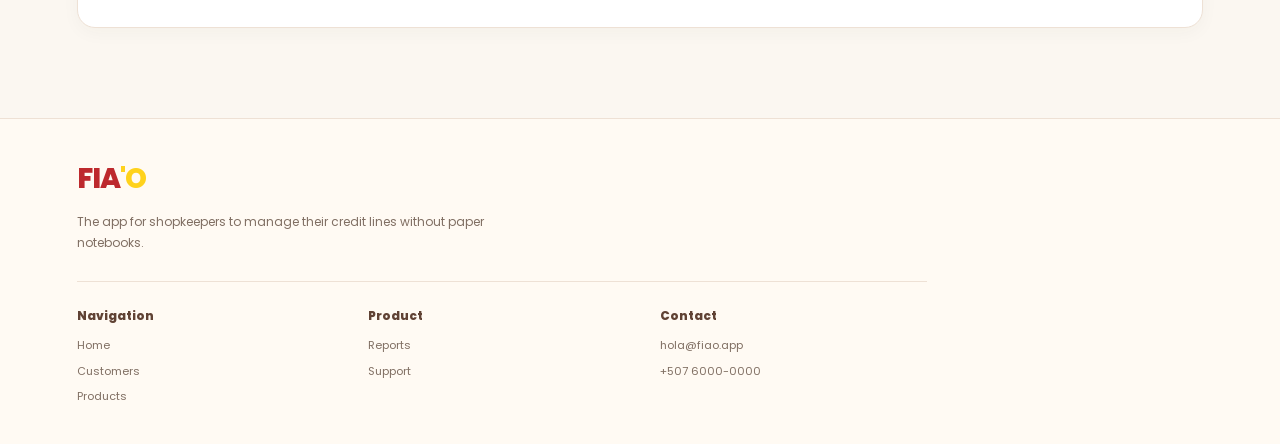
<file: dashboard.html>
<!DOCTYPE html>
<html lang="en">
<head>
    <meta charset="UTF-8">
    <meta name="viewport" content="width=device-width, initial-scale=1.0">
    <title>FIA'O - Dashboard</title>
    <link rel="stylesheet" href="dashboard.css">
    <link href="https://fonts.googleapis.com/css2?family=Poppins:wght@400;500;600;700;800&display=swap" rel="stylesheet">
</head>

<body>

    <!-- NAVBAR -->
    <header class="navbar">
        <a href="index.html" class="logo">FIA<span>'O</span></a>

        <nav>
            <a href="index.html">Home</a>
            <a href="credit.html">Credit</a>
            <a href="products.html">Products</a>
            <a href="client.html">Clients</a>
            <a href="reports.html">Reports</a>
            <a href="contact.html">Contact</a>
        </nav>
    </header>

    <!-- DASHBOARD -->
    <main class="dashboard">

        <!-- WELCOME AND PROFILE -->
        <section class="welcome">
            <div class="welcome-text">
                <p class="brand-label">FIA'O</p>
                <h1 id="welcomeTitle">Welcome, Jacobo Gonzales</h1>
                <p class="subtitle">
                    Everything you need to manage your business is right here.
                </p>
            </div>

            <button class="profile" id="profileButton" type="button"
                    aria-expanded="false" aria-controls="profileMenu">
                <span class="profile-icon">♙</span>
                <span class="profile-info">
                    <strong id="profileName">Jacobo Gonzales</strong>
                    <small id="profileEmail">No email entered</small>
                </span>
                <span class="arrow">⌄</span>
            </button>

            <!-- PROFILE MENU -->
            <div class="profile-menu" id="profileMenu" hidden>

                <div class="menu-user">
                    <div class="menu-avatar">♙</div>
                    <div class="menu-user-info">
                        <strong id="menuProfileName">Jacobo Gonzales</strong>
                        <small id="menuProfileEmail">No email entered</small>
                    </div>
                </div>

                <a href="#" class="menu-option" data-menu>
                    <span>♙</span> My Profile
                </a>

                <a href="#" class="menu-option" data-menu>
                    <span>✎</span> Edit Profile
                </a>

                <a href="#" class="menu-option" data-menu>
                    <span>▣</span> Change Profile Picture
                </a>

                <hr>

                <a href="#" class="menu-option" data-menu>
                    <span>☼</span> Theme
                </a>

                <a href="#" class="menu-option" data-menu>
                    <span>文</span> Language (EN/ES)
                </a>

                <a href="#" class="menu-option" data-menu>
                    <span>♧</span> Notifications
                </a>

                <a href="#" class="menu-option" data-menu>
                    <span>⚙</span> Settings
                </a>

                <hr>

                <a href="login.html" class="menu-option logout-option" id="logoutButton">
                    <span>⇥</span> Log Out
                </a>
            </div>
        </section>

        <!-- QUICK LINKS -->
        <section class="quick-links" aria-label="Main sections">

            <a class="feature-card" href="client.html">
                <span class="feature-icon customers-icon">
                    <svg viewBox="0 0 24 24" aria-hidden="true">
                        <path d="M16 21v-2a4 4 0 0 0-4-4H8a4 4 0 0 0-4 4v2"/>
                        <circle cx="10" cy="7" r="4"/>
                        <path d="M20 21v-2a4 4 0 0 0-3-3.87M16 3.13a4 4 0 0 1 0 7.75"/>
                    </svg>
                </span>
                <span class="feature-text">
                    <strong>Customers</strong>
                    <small>Manage customer information and debts.</small>
                </span>
                <span class="card-arrow">›</span>
            </a>

            <a class="feature-card" href="products.html">
                <span class="feature-icon products-icon">
                    <svg viewBox="0 0 24 24" aria-hidden="true">
                        <path d="m12 3 9 5-9 5-9-5 9-5Z"/>
                        <path d="m3 8 9 5 9-5M3 8v10l9 5 9-5V8M12 13v10"/>
                    </svg>
                </span>
                <span class="feature-text">
                    <strong>Products</strong>
                    <small>Manage inventory and product prices.</small>
                </span>
                <span class="card-arrow">›</span>
            </a>

            <a class="feature-card" href="credit.html">
                <span class="feature-icon credit-icon">
                    <svg viewBox="0 0 24 24" aria-hidden="true">
                        <rect x="3" y="5" width="18" height="14" rx="2"/>
                        <path d="M3 10h18M7 14h4"/>
                    </svg>
                </span>
                <span class="feature-text">
                    <strong>Credits &amp; Payments</strong>
                    <small>Register credits, payments and customer balances.</small>
                </span>
                <span class="card-arrow">›</span>
            </a>

            <a class="feature-card" href="reports.html">
                <span class="feature-icon reports-icon">
                    <svg viewBox="0 0 24 24" aria-hidden="true">
                        <path d="M4 20V4M4 20h17"/>
                        <path d="M8 16v-5M13 16V7M18 16v-8"/>
                    </svg>
                </span>
                <span class="feature-text">
                    <strong>Reports</strong>
                    <small>View statistics and financial reports.</small>
                </span>
                <span class="card-arrow">›</span>
            </a>

        </section>

        <!-- STATISTICS -->
        <section class="statistics">
            <h2>Quick Statistics</h2>

            <div class="stats-grid">

                <article class="stat-card">
                    <span class="stat-icon">
                        <svg viewBox="0 0 24 24" aria-hidden="true">
                            <path d="M16 21v-2a4 4 0 0 0-4-4H8a4 4 0 0 0-4 4v2"/>
                            <circle cx="10" cy="7" r="4"/>
                            <path d="M20 21v-2a4 4 0 0 0-3-3.87M16 3.13a4 4 0 0 1 0 7.75"/>
                        </svg>
                    </span>
                    <h3>128</h3>
                    <p>Customers</p>
                </article>

                <article class="stat-card">
                    <span class="stat-icon">
                        <svg viewBox="0 0 24 24" aria-hidden="true">
                            <path d="m12 3 9 5-9 5-9-5 9-5Z"/>
                            <path d="m3 8 9 5 9-5M3 8v10l9 5 9-5V8M12 13v10"/>
                        </svg>
                    </span>
                    <h3>254</h3>
                    <p>Products</p>
                </article>

                <article class="stat-card">
                    <span class="stat-icon">
                        <svg viewBox="0 0 24 24" aria-hidden="true">
                            <rect x="3" y="5" width="18" height="14" rx="2"/>
                            <path d="M3 10h18M7 14h4"/>
                        </svg>
                    </span>
                    <h3>B/. 1,250</h3>
                    <p>Credits</p>
                </article>

                <article class="stat-card">
                    <span class="stat-icon">
                        <svg viewBox="0 0 24 24" aria-hidden="true">
                            <rect x="2" y="6" width="20" height="12" rx="2"/>
                            <circle cx="12" cy="12" r="2"/>
                            <path d="M6 12h.01M18 12h.01"/>
                        </svg>
                    </span>
                    <h3>B/. 320</h3>
                    <p>Payments today</p>
                </article>

            </div>
        </section>

        <!-- RECENT ACTIVITY -->
        <section class="activity">
            <h2>Recent Activity</h2>

            <div class="activity-row">
                <span class="activity-icon payment">
                    <svg viewBox="0 0 24 24" aria-hidden="true">
                        <rect x="2" y="6" width="20" height="12" rx="2"/>
                        <circle cx="12" cy="12" r="2"/>
                        <path d="M6 12h.01M18 12h.01"/>
                    </svg>
                </span>
                <div class="activity-info">
                    <strong>John Smith</strong>
                    <p>Payment received</p>
                </div>
                <span class="activity-date">Today · B/.25</span>
            </div>

            <div class="activity-row">
                <span class="activity-icon new-credit">
                    <svg viewBox="0 0 24 24" aria-hidden="true">
                        <circle cx="9" cy="7" r="3"/>
                        <path d="M3 20v-2a5 5 0 0 1 8-4M16 11l2 2 4-4"/>
                        <path d="m12 17 2 2 7-7M4 20h6"/>
                    </svg>
                </span>
                <div class="activity-info">
                    <strong>Maria Lopez</strong>
                    <p>New credit registered</p>
                </div>
                <span class="activity-date">Today · B/.18</span>
            </div>

            <div class="activity-row">
                <span class="activity-icon reminder-icon">
                    <svg viewBox="0 0 24 24" aria-hidden="true">
                        <path d="M18 8a6 6 0 0 0-12 0c0 7-3 7-3 9h18c0-2-3-2-3-9"/>
                        <path d="M10 21h4"/>
                    </svg>
                </span>
                <div class="activity-info">
                    <strong>Carlos Perez</strong>
                    <p>Debt reminder sent</p>
                </div>
                <span class="activity-date">Yesterday</span>
            </div>
        </section>

    </main>

    <!-- CHAT BUTTON -->
    <button class="chat-button" id="chatButton" type="button"
            aria-label="Open support message">
        <svg viewBox="0 0 24 24" aria-hidden="true">
            <path d="M21 11.5a8.5 8.5 0 0 1-12.5 7.4L3 20l1.2-4.2A8.5 8.5 0 1 1 21 11.5Z"/>
            <path d="M8 12h.01M12 12h.01M16 12h.01"/>
        </svg>
    </button>

    <div class="chat-message" id="chatMessage" hidden>
        <strong>FIA'O Support</strong>
        <p>Welcome! How can we help you today?</p>
        <a href="contact.html">Contact support</a>
    </div>

    <!-- FOOTER -->
    <footer>
        <div class="footer-logo">FIA<span>'O</span></div>
        <p>The app for shopkeepers to manage their credit lines without paper notebooks.</p>

        <div class="footer-links">
            <div>
                <h3>Navigation</h3>
                <a href="index.html">Home</a>
                <a href="client.html">Customers</a>
                <a href="products.html">Products</a>
            </div>

            <div>
                <h3>Product</h3>
                <a href="reports.html">Reports</a>
                <a href="contact.html">Support</a>
            </div>

            <div>
                <h3>Contact</h3>
                <a href="mailto:hola@fiao.app">hola@fiao.app</a>
                <p>+507 6000-0000</p>
            </div>
        </div>
    </footer>

    <script>
        // ELEMENTOS DEL DASHBOARD
        const profileButton = document.getElementById("profileButton");
        const profileMenu = document.getElementById("profileMenu");
        const chatButton = document.getElementById("chatButton");
        const chatMessage = document.getElementById("chatMessage");

        // MOSTRAR EL CORREO GUARDADO EN LOGIN
        const savedEmail = localStorage.getItem("fiaoUserEmail");

        const profileEmail = document.getElementById("profileEmail");
        const menuProfileEmail = document.getElementById("menuProfileEmail");

        if (savedEmail) {
            profileEmail.textContent = savedEmail;
            menuProfileEmail.textContent = savedEmail;
        } else {
            profileEmail.textContent = "No email entered";
            menuProfileEmail.textContent = "No email entered";
        }

        // ABRIR Y CERRAR EL MENÚ DEL PERFIL
        profileButton.addEventListener("click", function(event) {
            event.stopPropagation();

            profileMenu.hidden = !profileMenu.hidden;

            profileButton.setAttribute(
                "aria-expanded",
                String(!profileMenu.hidden)
            );
        });

        // EVITAR QUE EL MENÚ SE CIERRE AL TOCAR SUS OPCIONES
        profileMenu.addEventListener("click", function(event) {
            event.stopPropagation();

            const option = event.target.closest("[data-menu]");

            if (option) {
                event.preventDefault();
            }
        });

        // CERRAR EL MENÚ AL TOCAR FUERA
        document.addEventListener("click", function() {
            profileMenu.hidden = true;
            profileButton.setAttribute("aria-expanded", "false");
        });

        // CERRAR EL MENÚ CON ESCAPE
        document.addEventListener("keydown", function(event) {
            if (event.key === "Escape") {
                profileMenu.hidden = true;
                profileButton.setAttribute("aria-expanded", "false");
            }
        });

        // ABRIR Y CERRAR EL CHAT
        chatButton.addEventListener("click", function() {
            chatMessage.hidden = !chatMessage.hidden;
        });

        // CERRAR SESIÓN
        document.getElementById("logoutButton").addEventListener("click", function() {
            localStorage.removeItem("fiaoUserEmail");
        });
    </script>

<script>
document.addEventListener("DOMContentLoaded", function () {
    const email = localStorage.getItem("fiaoUserEmail") || "";

    function getNameFromEmail(email) {
        const username = email.split("@")[0];

        const name = username
            .replace(/[._-]+/g, " ")
            .replace(/\d+/g, " ")
            .trim()
            .replace(/\s+/g, " ");

        if (!name) return "User";

        return name
            .split(" ")
            .map(word => word.charAt(0).toUpperCase() + word.slice(1).toLowerCase())
            .join(" ");
    }

    const userName = email ? getNameFromEmail(email) : "User";

    const welcome = document.getElementById("welcomeTitle");
    const profileName = document.getElementById("profileName");
    const menuProfileName = document.getElementById("menuProfileName");
    const profileEmail = document.getElementById("profileEmail");
    const menuProfileEmail = document.getElementById("menuProfileEmail");

    if (welcome) welcome.textContent = "Welcome, " + userName;
    if (profileName) profileName.textContent = userName;
    if (menuProfileName) menuProfileName.textContent = userName;
    if (profileEmail) profileEmail.textContent = email || "No email entered";
    if (menuProfileEmail) menuProfileEmail.textContent = email || "No email entered";
});
</script>
</body>
</html>
</file>
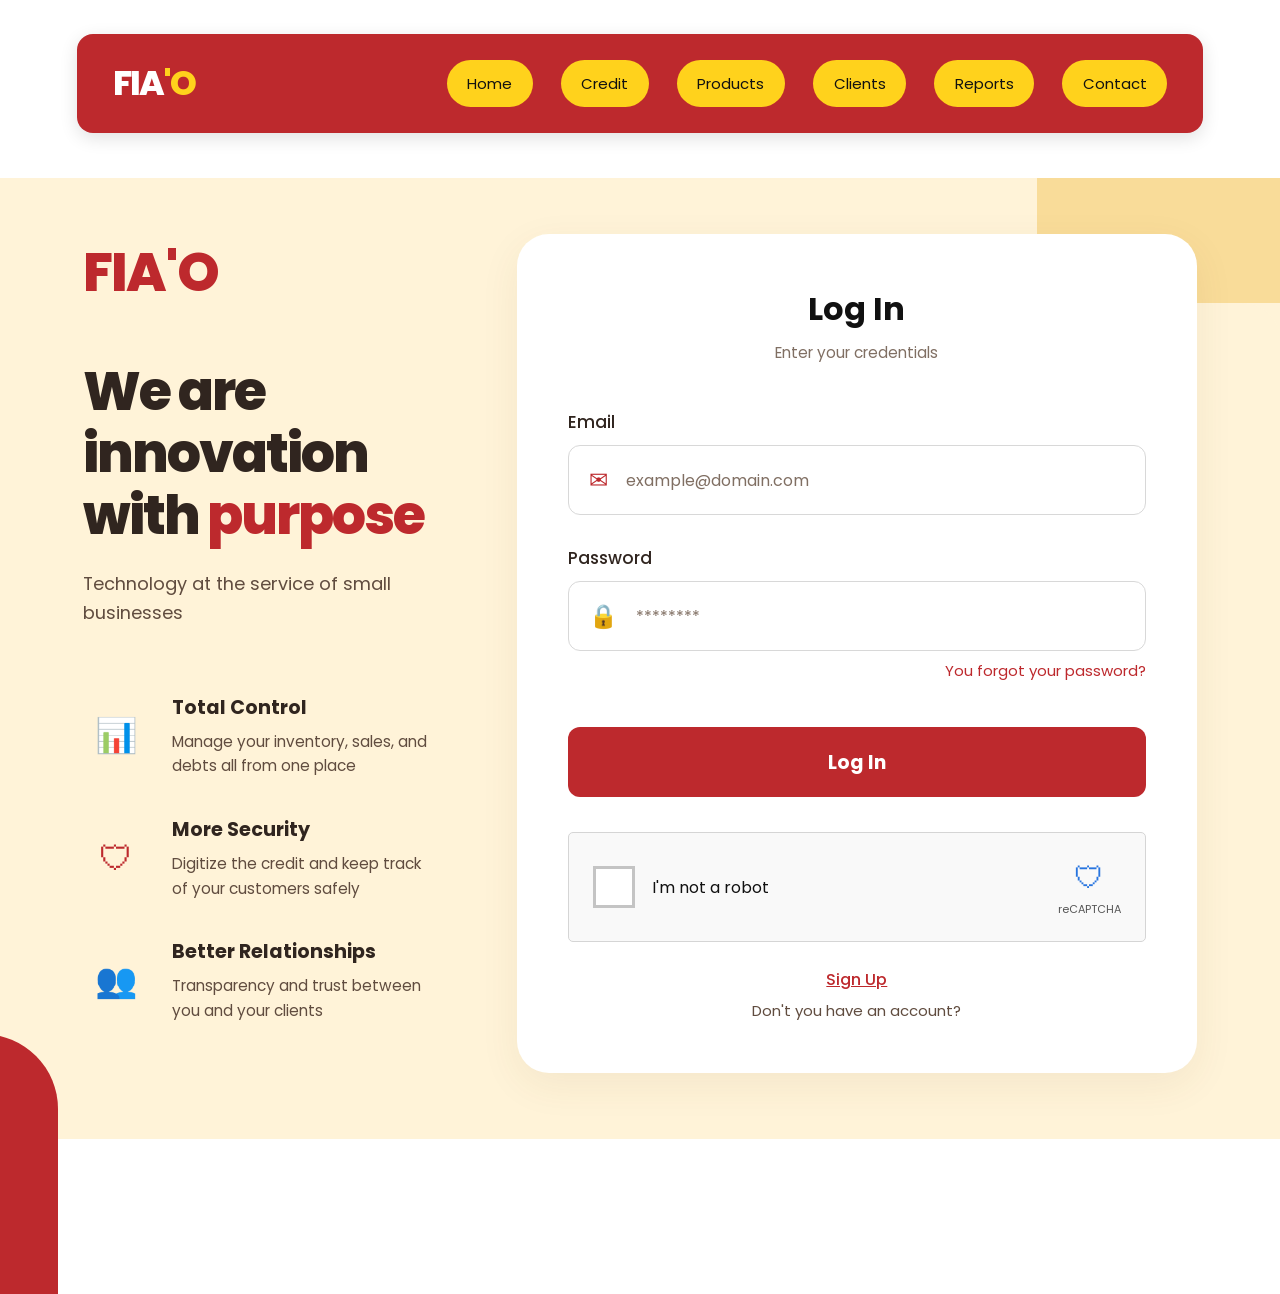
<file: login.html>
<!DOCTYPE html>
<html lang="es">
<head>
    <meta charset="UTF-8">
    <meta name="viewport" content="width=device-width, initial-scale=1.0">
    <title>FIA'O - Iniciar sesión</title>
    <link rel="stylesheet" href="login.css">
</head>
<body>

<header class="login-navbar">
    <div class="login-logo">FIA<span>'O</span></div>
    <nav>
        <a href="index.html">Home</a>
        <a href="credit.html">Credit</a>
        <a href="products.html">Products</a>
        <a href="clients.html">Clients</a>
        <a href="reports.html">Reports</a>
        <a href="contact.html">Contact</a>
    </nav>
</header>

<main class="login-page">
    <section class="login-info">
        <h2>FIA'O</h2>
        <h1>We are innovation with <span>purpose</span></h1>
        <p class="subtitle">Technology at the service of small businesses</p>

        <div class="benefit">
            <div class="benefit-icon">📊</div>
            <div>
                <h3>Total Control</h3>
                <p>Manage your inventory, sales, and debts all from one place</p>
            </div>
        </div>

        <div class="benefit">
            <div class="benefit-icon">🛡</div>
            <div>
                <h3>More Security</h3>
                <p>Digitize the credit and keep track of your customers safely</p>
            </div>
        </div>

        <div class="benefit">
            <div class="benefit-icon">👥</div>
            <div>
                <h3>Better Relationships</h3>
                <p>Transparency and trust between you and your clients</p>
            </div>
        </div>
    </section>

    <section class="login-box">
        <div class="login-card">
            <h1>Log In</h1>
            <p class="login-description">Enter your credentials</p>

            <form id="loginForm">
                <div class="input-group">
                    <label for="email">Email</label>
                    <div class="input-container">
                        <span class="input-icon">✉</span>
                        <input
                            type="email"
                            id="email"
                            placeholder="example@domain.com"
                            required
                        >
                    </div>
                </div>

                <div class="input-group">
                    <label for="password">Password</label>
                    <div class="input-container">
                        <span class="input-icon">🔒</span>
                        <input
                            type="password"
                            id="password"
                            placeholder="********"
                            required
                        >
                    </div>
                    <a href="forgot-password.html" class="forgot">You forgot your password?</a>
                </div>

                <button class="login-button" type="submit">Log In</button>
            </form>

            <div class="captcha">
                <div class="checkbox"></div>
                <span>I'm not a robot</span>
                <div class="captcha-logo">🛡<small>reCAPTCHA</small></div>
            </div>

            <a href="signup.html" class="signup">Sign Up</a>
            <p class="account-text">Don't you have an account?</p>
        </div>
    </section>
</main>

<script>
    const loginForm = document.getElementById("loginForm");

    loginForm.addEventListener("submit", function(event) {
        event.preventDefault();

        const email = document.getElementById("email").value.trim();
        const password = document.getElementById("password").value;

        if (!email || !password) {
            alert("Please enter your email and password.");
            return;
        }

        // Guardar el correo para mostrarlo en el dashboard.
        localStorage.setItem("fiaoUserEmail", email);

        // Abrir el dashboard.
        window.location.href = "dashboard.html";
    });
</script>

</body>
</html>
</file>
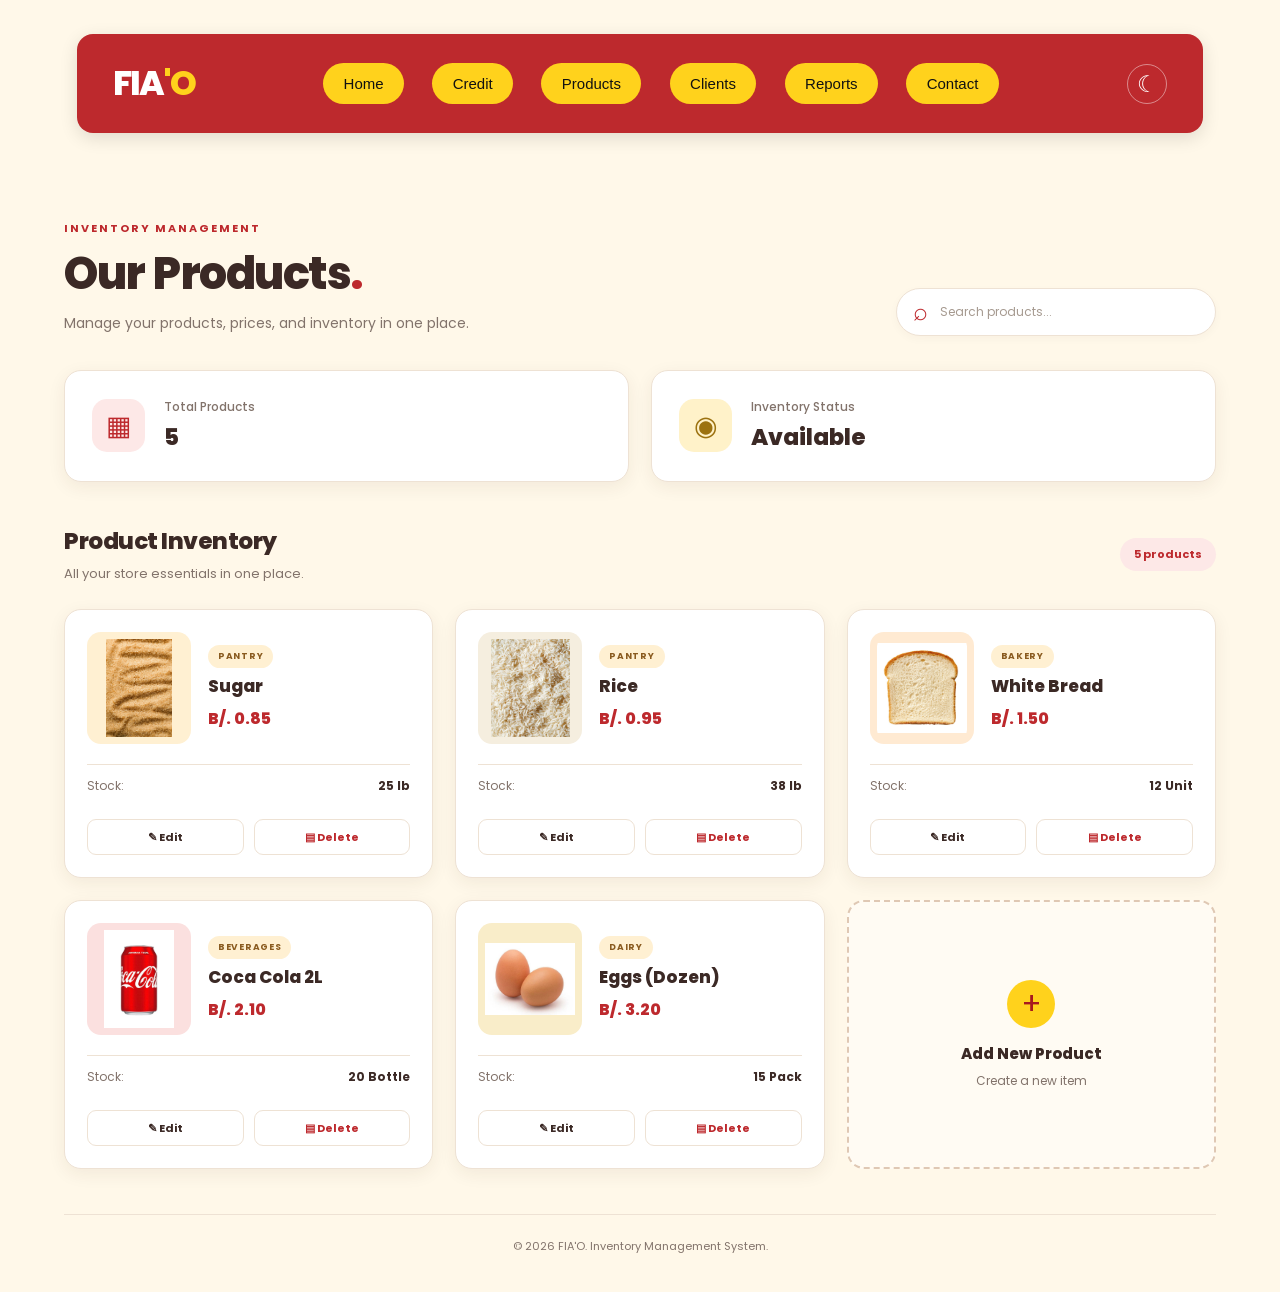
<file: product.html>
<!DOCTYPE html>
<html lang="en">
<head>
    <meta charset="UTF-8">
    <meta name="viewport" content="width=device-width, initial-scale=1.0">
    <title>FIA'O - Products</title>
    <link rel="stylesheet" href="product.css">
    <link rel="preconnect" href="https://fonts.googleapis.com">
    <link rel="preconnect" href="https://fonts.gstatic.com" crossorigin>
    <link href="https://fonts.googleapis.com/css2?family=Poppins:wght@400;500;600;700;800&display=swap" rel="stylesheet">
</head>

<body>

    <header class="navbar">
        <a href="index.html" class="logo">FIA<span>'O</span></a>

        <nav class="nav-links">
            <a href="index.html">Home</a>
            <a href="credit.html">Credit</a>
            <a href="product.html" class="active">Products</a>
            <a href="client.html">Clients</a>
            <a href="reports.html">Reports</a>
            <a href="contact.html">Contact</a>
        </nav>

        <button class="dark-mode" id="darkModeBtn" type="button"
                aria-label="Toggle dark mode">☾</button>
    </header>

    <main class="page-container">

        <section class="page-heading">
            <div>
                <p class="eyebrow">INVENTORY MANAGEMENT</p>
                <h1>Our Products<span>.</span></h1>
                <p class="subtitle">
                    Manage your products, prices, and inventory in one place.
                </p>
            </div>

            <div class="top-tools">
                <div class="search-box">
                    <span aria-hidden="true">⌕</span>
                    <input type="search" id="productSearch"
                           placeholder="Search products..."
                           aria-label="Search products">
                </div>
            </div>
        </section>

        <section class="inventory-summary">
            <div class="summary-item">
                <span class="summary-icon">▦</span>
                <div>
                    <p>Total Products</p>
                    <h2 id="totalProducts">5</h2>
                </div>
            </div>

            <div class="summary-item">
                <span class="summary-icon yellow-icon">◉</span>
                <div>
                    <p>Inventory Status</p>
                    <h2>Available</h2>
                </div>
            </div>
        </section>

        <section class="products-section">
            <div class="section-heading">
                <div>
                    <h2>Product Inventory</h2>
                    <p>All your store essentials in one place.</p>
                </div>

                <span class="product-count" id="productCount">5 products</span>
            </div>

            <div class="products-grid" id="productsGrid">

                <!-- SUGAR -->
                <article class="product-card" data-search="sugar pantry">
                    <div class="product-top">
                        <div class="product-image sugar-image">
                            <img src="product%20images/azucar.jpg"
                                 alt="Sugar"
                                 onerror="this.style.display='none'">
                        </div>

                        <div class="product-info">
                            <span class="category">PANTRY</span>
                            <h3>Sugar</h3>
                            <p class="price">B/. 0.85</p>
                        </div>
                    </div>

                    <div class="stock-row">
                        <span>Stock:</span>
                        <strong>25 lb</strong>
                    </div>

                    <div class="product-actions">
                        <button class="edit-button" type="button"
                                data-product="Sugar">✎ Edit</button>
                        <button class="delete-button" type="button"
                                data-product="Sugar">▤ Delete</button>
                    </div>
                </article>

                <!-- RICE -->
                <article class="product-card" data-search="rice pantry">
                    <div class="product-top">
                        <div class="product-image rice-image">
                            <img src="product%20images/arroz.jpg"
                                 alt="Rice"
                                 onerror="this.style.display='none'">
                        </div>

                        <div class="product-info">
                            <span class="category">PANTRY</span>
                            <h3>Rice</h3>
                            <p class="price">B/. 0.95</p>
                        </div>
                    </div>

                    <div class="stock-row">
                        <span>Stock:</span>
                        <strong>38 lb</strong>
                    </div>

                    <div class="product-actions">
                        <button class="edit-button" type="button"
                                data-product="Rice">✎ Edit</button>
                        <button class="delete-button" type="button"
                                data-product="Rice">▤ Delete</button>
                    </div>
                </article>

                <!-- WHITE BREAD -->
                <article class="product-card" data-search="white bread bakery">
                    <div class="product-top">
                        <div class="product-image bread-image">
                            <img src="product%20images/pan.jpg"
                                 alt="White bread"
                                 onerror="this.style.display='none'">
                        </div>

                        <div class="product-info">
                            <span class="category">BAKERY</span>
                            <h3>White Bread</h3>
                            <p class="price">B/. 1.50</p>
                        </div>
                    </div>

                    <div class="stock-row">
                        <span>Stock:</span>
                        <strong>12 Unit</strong>
                    </div>

                    <div class="product-actions">
                        <button class="edit-button" type="button"
                                data-product="White Bread">✎ Edit</button>
                        <button class="delete-button" type="button"
                                data-product="White Bread">▤ Delete</button>
                    </div>
                </article>

                <!-- COCA COLA -->
                <article class="product-card" data-search="coca cola beverage drinks">
                    <div class="product-top">
                        <div class="product-image coca-image">
                            <img src="product%20images/coca.jpg"
                                 alt="Coca Cola 2L"
                                 onerror="this.style.display='none'">
                        </div>

                        <div class="product-info">
                            <span class="category">BEVERAGES</span>
                            <h3>Coca Cola 2L</h3>
                            <p class="price">B/. 2.10</p>
                        </div>
                    </div>

                    <div class="stock-row">
                        <span>Stock:</span>
                        <strong>20 Bottle</strong>
                    </div>

                    <div class="product-actions">
                        <button class="edit-button" type="button"
                                data-product="Coca Cola 2L">✎ Edit</button>
                        <button class="delete-button" type="button"
                                data-product="Coca Cola 2L">▤ Delete</button>
                    </div>
                </article>

                <!-- EGGS -->
                <article class="product-card" data-search="eggs dozen dairy">
                    <div class="product-top">
                        <div class="product-image eggs-image">
                            <img src="product%20images/huevos.jpg"
                                 alt="Eggs"
                                 onerror="this.style.display='none'">
                        </div>

                        <div class="product-info">
                            <span class="category">DAIRY</span>
                            <h3>Eggs (Dozen)</h3>
                            <p class="price">B/. 3.20</p>
                        </div>
                    </div>

                    <div class="stock-row">
                        <span>Stock:</span>
                        <strong>15 Pack</strong>
                    </div>

                    <div class="product-actions">
                        <button class="edit-button" type="button"
                                data-product="Eggs (Dozen)">✎ Edit</button>
                        <button class="delete-button" type="button"
                                data-product="Eggs (Dozen)">▤ Delete</button>
                    </div>
                </article>

                <!-- ADD PRODUCT -->
                <button class="add-product-card" id="addProductBtn" type="button">
                    <span class="add-icon">+</span>
                    <h3>Add New Product</h3>
                    <p>Create a new item</p>
                </button>

            </div>

            <p class="no-results" id="noResults" hidden>
                No products found. Try another search.
            </p>
        </section>

        <footer class="page-footer">
            <p>© 2026 FIA'O. Inventory Management System.</p>
        </footer>

    </main>

    <script>
        // Search products
        const searchInput = document.getElementById("productSearch");
        const productCards = document.querySelectorAll(".product-card");
        const noResults = document.getElementById("noResults");
        const productCount = document.getElementById("productCount");
        const totalProducts = document.getElementById("totalProducts");

        function filterProducts() {
            const searchTerm = searchInput.value.toLowerCase().trim();
            let visibleCount = 0;

            productCards.forEach(card => {
                const searchableText =
                    (card.dataset.search + " " + card.innerText).toLowerCase();

                const matches = searchableText.includes(searchTerm);
                card.hidden = !matches;

                if (matches) visibleCount++;
            });

            noResults.hidden = visibleCount !== 0;
            productCount.textContent =
                visibleCount + (visibleCount === 1 ? " product" : " products");
        }

        searchInput.addEventListener("input", filterProducts);
        totalProducts.textContent = productCards.length;

        // Dark mode
        const darkModeBtn = document.getElementById("darkModeBtn");

        darkModeBtn.addEventListener("click", () => {
            document.body.classList.toggle("dark-theme");

            const isDark = document.body.classList.contains("dark-theme");
            darkModeBtn.textContent = isDark ? "☀" : "☾";
            darkModeBtn.setAttribute(
                "aria-label",
                isDark ? "Switch to light mode" : "Switch to dark mode"
            );
        });

        // Demo buttons
        document.querySelectorAll(".edit-button").forEach(button => {
            button.addEventListener("click", () => {
                alert("Editing " + button.dataset.product +
                      " will be available soon.");
            });
        });

        document.querySelectorAll(".delete-button").forEach(button => {
            button.addEventListener("click", () => {
                alert("Deleting " + button.dataset.product +
                      " will be available soon.");
            });
        });

        document.getElementById("addProductBtn").addEventListener("click", () => {
            alert("The Add New Product feature will be available soon.");
        });
    </script>

</body>
</html>
</file>
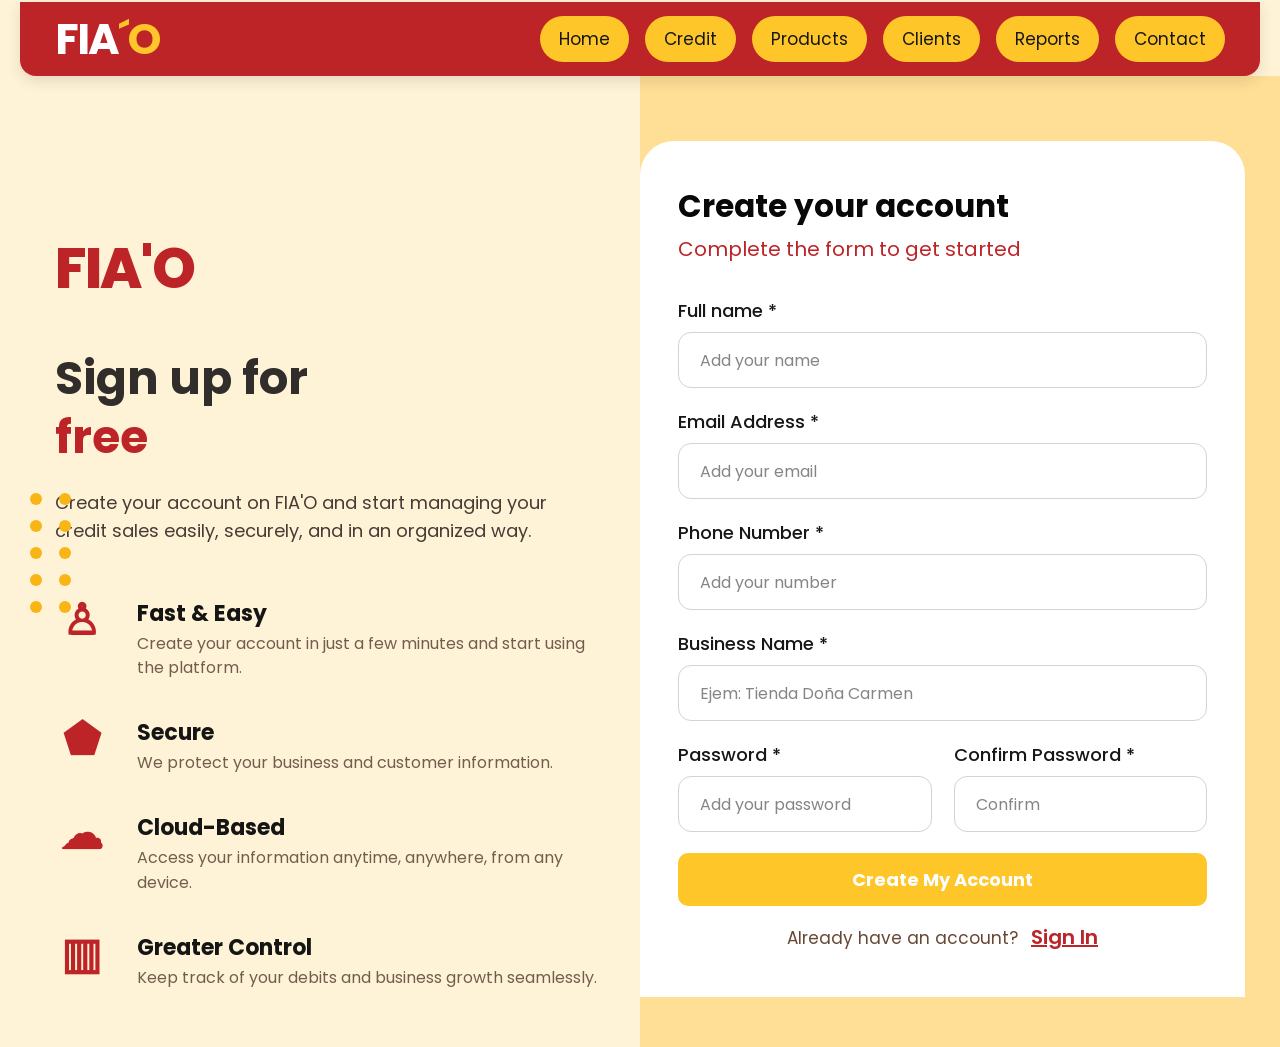
<file: signup.html>
<!DOCTYPE html>
<html lang="en">
<head>
    <meta charset="UTF-8">
    <meta name="viewport" content="width=device-width, initial-scale=1.0">
    <title>FIA'O - Sign Up</title>
    <link rel="stylesheet" href="signup.css">
    <link href="https://fonts.googleapis.com/css2?family=Poppins:wght@400;500;600;700;800&display=swap" rel="stylesheet">
</head>
<body>

    <!-- NAVBAR -->
    <header class="navbar">
        <a href="index.html" class="logo">FIA<span>´O</span></a>

        <nav class="nav-links">
            <a href="index.html">Home</a>
            <a href="credit.html">Credit</a>
            <a href="products.html">Products</a>
            <a href="client.html">Clients</a>
            <a href="reports.html">Reports</a>
            <a href="contact.html">Contact</a>
        </nav>
    </header>

    <!-- SIGN UP SECTION -->
    <main class="signup-container">

        <!-- LEFT SIDE -->
        <section class="signup-info">
            <h1 class="brand-title">FIA'O</h1>

            <h2>Sign up for<br><span>free</span></h2>

            <div class="description">
                <div class="dot-decoration">
                    <span></span><span></span>
                    <span></span><span></span>
                    <span></span><span></span>
                    <span></span><span></span>
                    <span></span><span></span>
                </div>

                <p>
                    Create your account on FIA'O and start managing your credit sales
                    easily, securely, and in an organized way.
                </p>
            </div>

            <div class="benefits">

                <div class="benefit">
                    <div class="benefit-icon user-icon">♙</div>
                    <div>
                        <h3>Fast &amp; Easy</h3>
                        <p>Create your account in just a few minutes and start using the platform.</p>
                    </div>
                </div>

                <div class="benefit">
                    <div class="benefit-icon shield-icon">⬟</div>
                    <div>
                        <h3>Secure</h3>
                        <p>We protect your business and customer information.</p>
                    </div>
                </div>

                <div class="benefit">
                    <div class="benefit-icon cloud-icon">☁</div>
                    <div>
                        <h3>Cloud-Based</h3>
                        <p>Access your information anytime, anywhere, from any device.</p>
                    </div>
                </div>

                <div class="benefit">
                    <div class="benefit-icon chart-icon">▥</div>
                    <div>
                        <h3>Greater Control</h3>
                        <p>Keep track of your debits and business growth seamlessly.</p>
                    </div>
                </div>

            </div>
        </section>

        <!-- RIGHT SIDE: FORM -->
        <section class="signup-form-section">
            <div class="signup-card">

                <h2>Create your account</h2>
                <p class="form-subtitle">Complete the form to get started</p>

                <form id="signupForm">

                    <div class="form-group">
                        <label for="fullName">Full name *</label>
                        <input
                            type="text"
                            id="fullName"
                            name="fullName"
                            placeholder="Add your name"
                            required
                        >
                    </div>

                    <div class="form-group">
                        <label for="email">Email Address *</label>
                        <input
                            type="email"
                            id="email"
                            name="email"
                            placeholder="Add your email"
                            required
                        >
                    </div>

                    <div class="form-group">
                        <label for="phone">Phone Number *</label>
                        <input
                            type="tel"
                            id="phone"
                            name="phone"
                            placeholder="Add your number"
                            required
                        >
                    </div>

                    <div class="form-group">
                        <label for="businessName">Business Name *</label>
                        <input
                            type="text"
                            id="businessName"
                            name="businessName"
                            placeholder="Ejem: Tienda Doña Carmen"
                            required
                        >
                    </div>

                    <div class="password-row">
                        <div class="form-group">
                            <label for="password">Password *</label>
                            <input
                                type="password"
                                id="password"
                                name="password"
                                placeholder="Add your password"
                                minlength="6"
                                required
                            >
                        </div>

                        <div class="form-group">
                            <label for="confirmPassword">Confirm Password *</label>
                            <input
                                type="password"
                                id="confirmPassword"
                                name="confirmPassword"
                                placeholder="Confirm"
                                minlength="6"
                                required
                            >
                        </div>
                    </div>

                    <button type="submit" class="signup-button">
                        Create My Account
                    </button>

                    <p class="signin-text">
                        Already have an account?
                        <a href="login.html">Sign In</a>
                    </p>

                </form>
            </div>
        </section>

    </main>

    <script>
        const signupForm = document.getElementById("signupForm");

        signupForm.addEventListener("submit", function(event) {
            event.preventDefault();

            const fullName = document.getElementById("fullName").value.trim();
            const email = document.getElementById("email").value.trim();
            const phone = document.getElementById("phone").value.trim();
            const businessName = document.getElementById("businessName").value.trim();
            const password = document.getElementById("password").value;
            const confirmPassword = document.getElementById("confirmPassword").value;

            if (password !== confirmPassword) {
                alert("Passwords do not match. Please try again.");
                return;
            }

            const user = {
                fullName: fullName,
                email: email,
                phone: phone,
                businessName: businessName
            };

            localStorage.setItem("fiaoUser", JSON.stringify(user));
            localStorage.setItem("fiaoUserEmail", email);

            alert("Your information has been validated!");

            window.location.href = "login.html";
        });
    </script>

</body>
</html>
</file>
<file: style.css>
/* ==============================
   1. CONFIGURACIÓN GENERAL
============================== */

* {
    margin: 0;
    padding: 0;
    box-sizing: border-box;
}

html {
    width: 100%;
    min-width: 320px;
    scroll-behavior: smooth;
}

body {
    width: 100%;
    min-width: 320px;
    min-height: 100vh;
    font-family: Arial, Helvetica, sans-serif;
    background: linear-gradient(to bottom, #ffffff 0 178px, #c51d22 178px 100%);
    color: #ffffff;
    overflow-x: hidden;
}

img,
svg,
video {
    max-width: 100%;
}

/* ==============================
   2. BARRA DE NAVEGACIÓN
============================== */

.navbar {
    width: 88%;
    min-height: 99px;
    margin: 34px auto 45px;
    padding: 22px 36px;
    background: #bd292d;
    border-radius: 16px;
    display: flex;
    align-items: center;
    justify-content: space-between;
    gap: 24px;
    box-shadow: 0 5px 18px rgba(0, 0, 0, 0.12);
    position: relative;
    z-index: 10;
}

.logo {
    flex-shrink: 0;
    color: #ffffff;
    text-decoration: none;
    font-size: clamp(34px, 2.5vw, 44px);
    font-weight: 800;
    letter-spacing: -2px;
}

.logo span {
    color: #ffd21c;
}

.nav-links {
    display: flex;
    align-items: center;
    justify-content: flex-end;
    flex-wrap: wrap;
    gap: clamp(12px, 2.2vw, 30px);
}

.nav-links a {
    display: inline-flex;
    align-items: center;
    justify-content: center;
    padding: 12px clamp(18px, 1.6vw, 28px);
    background: #ffd21c;
    color: #111111;
    text-decoration: none;
    text-align: center;
    white-space: nowrap;
    font-size: clamp(15px, 1.15vw, 20px);
    font-weight: 400;
    border-radius: 28px;
    transition: background 0.2s ease, transform 0.2s ease;
}

.nav-links a:hover {
    background: #ffffff;
    transform: translateY(-2px);
}

/* ==============================
   3. SECCIÓN PRINCIPAL
============================== */

.hero {
    width: 100%;
    max-width: 1600px;
    min-height: calc(100vh - 76px);
    margin: 0 auto;
    padding: clamp(40px, 5vw, 76px) clamp(24px, 7%, 100px);
    display: flex;
    align-items: center;
    justify-content: space-between;
    gap: clamp(32px, 5vw, 80px);
}

/* ==============================
   4. TEXTO PRINCIPAL
============================== */

.hero-content {
    flex: 1 1 0;
    min-width: 0;
    max-width: 650px;
    padding-bottom: 15px;
}

.hero h1 {
    margin-bottom: clamp(22px, 2.5vw, 35px);
    font-size: clamp(43px, 5.5vw, 78px);
    line-height: 1.06;
    font-weight: 800;
    letter-spacing: -2.5px;
    overflow-wrap: normal;
}

.hero h1 span {
    color: #ffd21c;
}

.hero p {
    width: 100%;
    max-width: 540px;
    margin-bottom: clamp(30px, 4vw, 55px);
    color: #ffffff;
    font-size: clamp(14px, 1.25vw, 17px);
    line-height: 1.65;
    font-weight: 400;
}

/* ==============================
   5. BOTONES
============================== */

.buttons {
    display: flex;
    align-items: center;
    justify-content: flex-start;
    flex-wrap: wrap;
    gap: 18px;
}

.btn {
    display: inline-flex;
    align-items: center;
    justify-content: center;
    min-width: 110px;
    min-height: 40px;
    padding: 10px 22px;
    background: #ffd21c;
    color: #a7191e;
    text-decoration: none;
    text-align: center;
    font-size: 12px;
    font-weight: bold;
    border-radius: 24px;
    transition: background 0.2s ease, transform 0.2s ease;
}

.btn:hover {
    background: #ffffff;
    transform: translateY(-3px);
    box-shadow: 0 5px 15px rgba(0, 0, 0, 0.2);
}

/* ==============================
   6. CONTENEDOR DEL TELÉFONO
============================== */

.phone-container {
    flex: 0 1 380px;
    min-width: 0;
    display: flex;
    align-items: center;
    justify-content: center;
}

.phone {
    position: relative;
    width: clamp(240px, 25vw, 310px);
    height: clamp(480px, 49vw, 615px);
    flex-shrink: 0;
    padding: 15px;
    background: #111111;
    border: 5px solid #050505;
    border-radius: 48px;
    box-shadow:
        0 0 0 2px #444444,
        0 15px 30px rgba(0, 0, 0, 0.35);
}

/* BOTONES LATERALES */

.phone::before {
    content: "";
    position: absolute;
    left: -9px;
    top: 23%;
    width: 5px;
    height: 38px;
    background: #111111;
    border-radius: 5px;
}

.phone::after {
    content: "";
    position: absolute;
    right: -9px;
    top: 26%;
    width: 5px;
    height: 65px;
    background: #111111;
    border-radius: 5px;
}

/* ALTAVOZ */

.speaker {
    position: absolute;
    z-index: 5;
    top: 9px;
    left: 50%;
    transform: translateX(-50%);
    width: 70px;
    height: 6px;
    background: #222222;
    border-radius: 10px;
}

/* PANTALLA */

.screen {
    width: 100%;
    height: 100%;
    background: #fafafa;
    color: #111111;
    border-radius: 34px;
    overflow: hidden;
}

/* ==============================
   7. CABECERA DE LA APLICACIÓN
============================== */

.app-header {
    min-height: 55px;
    padding: 15px 16px 5px;
    display: flex;
    align-items: center;
    justify-content: space-between;
    background: #f5102d;
    color: #ffffff;
}

.app-logo {
    font-size: 19px;
    font-weight: bold;
}

.app-logo span {
    color: #ffd21c;
}

.notification {
    font-size: 20px;
}

/* ==============================
   8. SALDO Y SALUDO
============================== */

.greeting {
    padding: 5px 16px 22px;
    background: #f5102d;
    color: #ffffff;
}

.greeting p {
    margin-bottom: 5px;
    font-size: 13px;
    line-height: 1.4;
}

.greeting h2 {
    margin-bottom: 3px;
    font-size: clamp(24px, 2.4vw, 29px);
}

.greeting small {
    font-size: 11px;
}

/* ==============================
   9. LISTA DE CLIENTES
============================== */

.customers {
    background: #ffffff;
}

.customer {
    min-height: 72px;
    padding: 9px 12px;
    display: flex;
    align-items: center;
    gap: 8px;
    border-bottom: 1px solid #dddddd;
}

/* AVATARES */

.avatar {
    width: 34px;
    height: 34px;
    flex-shrink: 0;
    display: flex;
    align-items: center;
    justify-content: center;
    border-radius: 50%;
    font-size: 15px;
}

.pink {
    background: #ffd1d8;
    color: #c51d22;
}

.green {
    background: #d3ebe4;
    color: #13705a;
}

/* INFORMACIÓN DEL CLIENTE */

.customer-info {
    flex: 1;
    min-width: 0;
    display: flex;
    flex-direction: column;
    gap: 3px;
}

.customer-info strong {
    font-size: 13px;
    overflow-wrap: anywhere;
}

.customer-info span {
    color: #222222;
    font-size: 11px;
}

.customer > b {
    flex-shrink: 0;
    color: #a7191e;
    font-size: 12px;
}

.green-text {
    color: #173c35 !important;
}

/* ==============================
   10. TABLETS Y PANTALLAS MEDIANAS
============================== */

@media (max-width: 1000px) {
    .navbar {
        padding-right: 24px;
        padding-left: 24px;
        gap: 16px;
    }

    .nav-links {
        gap: 8px;
    }

    .nav-links a {
        padding: 8px 10px;
        font-size: 11px;
    }

    .hero {
        padding-right: 5%;
        padding-left: 5%;
        gap: 24px;
    }

    .hero h1 {
        font-size: clamp(40px, 5.2vw, 58px);
        letter-spacing: -1.8px;
    }

    .phone-container {
        flex-basis: 300px;
    }

    .phone {
        width: clamp(230px, 27vw, 270px);
        height: clamp(460px, 53vw, 540px);
        padding: 12px;
        border-radius: 42px;
    }

    .screen {
        border-radius: 30px;
    }

    .customer {
        padding-right: 8px;
        padding-left: 8px;
        gap: 7px;
    }

    .customer-info strong {
        font-size: 12px;
    }
}

/* ==============================
   11. MÓVILES Y TABLETS PEQUEÑAS
============================== */

@media (max-width: 700px) {
    .navbar {
        min-height: auto;
        padding: 18px 16px;
        flex-direction: column;
        gap: 16px;
    }

    .logo {
        font-size: 31px;
    }

    .nav-links {
        width: 100%;
        display: flex;
        align-items: center;
        justify-content: center;
        flex-wrap: wrap;
        gap: 8px;
    }

    .nav-links a {
        padding: 8px 12px;
        font-size: 11px;
    }

    .hero {
        min-height: auto;
        flex-direction: column;
        justify-content: flex-start;
        gap: 40px;
        padding: 48px 20px 55px;
    }

    .hero-content {
        width: 100%;
        max-width: 560px;
        padding-bottom: 0;
        text-align: center;
    }

    .hero h1 {
        font-size: clamp(40px, 8vw, 56px);
        letter-spacing: -1.5px;
        line-height: 1.08;
    }

    .hero p {
        max-width: 500px;
        margin: 0 auto 30px;
        font-size: 15px;
        line-height: 1.6;
    }

    .buttons {
        justify-content: center;
        gap: 14px;
    }

    .phone-container {
        width: 100%;
        flex: none;
    }

    .phone {
        width: min(280px, 82vw);
        height: auto;
        aspect-ratio: 310 / 615;
        padding: 12px;
    }

    .screen {
        border-radius: 30px;
    }
}

/* ==============================
   12. CELULARES PEQUEÑOS
============================== */

@media (max-width: 380px) {
    .navbar {
        padding-right: 10px;
        padding-left: 10px;
    }

    .nav-links {
        gap: 6px;
    }

    .nav-links a {
        padding: 7px 9px;
        font-size: 10px;
    }

    .hero {
        padding: 38px 15px 45px;
    }

    .hero h1 {
        font-size: 38px;
    }

    .hero p {
        font-size: 14px;
    }

    .buttons {
        gap: 10px;
    }

    .btn {
        min-width: 100px;
        padding: 10px 15px;
    }

    .phone {
        width: min(260px, 86vw);
    }

    .customer {
        gap: 6px;
        padding-right: 7px;
        padding-left: 7px;
    }

    .customer-info strong {
        font-size: 11px;
    }

    .customer > b {
        font-size: 11px;
    }
}

/* ==============================
   AJUSTES RESPONSIVOS DE LA BARRA
============================== */

@media (max-width: 1000px) {
    .navbar {
        width: 92%;
        margin-top: 50px;
        margin-bottom: 35px;
        padding: 20px 26px;
    }

    .logo {
        font-size: 34px;
    }

    .nav-links {
        gap: 10px;
    }

    .nav-links a {
        padding: 9px 13px;
        font-size: 14px;
    }
}

@media (max-width: 700px) {
    .navbar {
        width: 92%;
        min-height: auto;
        margin: 24px auto 28px;
        padding: 18px 16px;
        flex-direction: column;
        gap: 16px;
    }

    .logo {
        font-size: 34px;
    }

    .nav-links {
        width: 100%;
        justify-content: center;
        flex-wrap: wrap;
        gap: 8px;
    }

    .nav-links a {
        padding: 9px 13px;
        font-size: 13px;
    }
}

@media (max-width: 380px) {
    .navbar {
        width: 94%;
        padding: 16px 10px;
    }

    .nav-links {
        gap: 6px;
    }

    .nav-links a {
        padding: 7px 10px;
        font-size: 12px;
    }
}
</file>
<file: client.css>
/* =========================================
   FIA'O - CLIENTS
   ========================================= */

* {
    margin: 0;
    padding: 0;
    box-sizing: border-box;
}

:root {
    --red: #bd292d;
    --dark-red: #a7191e;
    --yellow: #ffd21c;
    --cream: #fff3c9;
    --cream-light: #fff8dc;
    --brown: #4a2c23;
    --green: #18a85b;
}

html {
    width: 100%;
    min-width: 320px;
    scroll-behavior: smooth;
}

body {
    width: 100%;
    min-width: 320px;
    min-height: 100vh;
    overflow-x: hidden;
    font-family: Arial, Helvetica, sans-serif;
    background: var(--cream-light);
    color: var(--brown);
    font-size: 14px;
    line-height: 1.5;
}

/* =========================================
   NAVBAR - UNIFORME EN TODAS LAS PÁGINAS
   ========================================= */

.navbar {
    width: 88%;
    min-height: 99px;
    margin: 34px auto 45px;
    padding: 22px 36px;
    background: #bd292d;
    border-radius: 16px;
    display: flex;
    align-items: center;
    justify-content: space-between;
    gap: 24px;
    box-shadow: 0 5px 18px rgba(0, 0, 0, 0.12);
    position: relative;
    z-index: 10;
}

.logo {
    flex-shrink: 0;
    color: #ffffff;
    text-decoration: none;
    font-size: clamp(34px, 2.5vw, 44px);
    font-weight: 800;
    letter-spacing: -2px;
    line-height: 1.2;
}

.logo span {
    color: #ffd21c;
}

.nav-links {
    display: flex;
    align-items: center;
    justify-content: flex-end;
    flex-wrap: wrap;
    gap: clamp(12px, 2.2vw, 30px);
}

.nav-links a {
    display: inline-flex;
    align-items: center;
    justify-content: center;
    padding: 12px clamp(18px, 1.6vw, 28px);
    background: #ffd21c;
    color: #111111;
    text-decoration: none;
    text-align: center;
    white-space: nowrap;
    font-size: clamp(15px, 1.15vw, 20px);
    font-weight: 400;
    border-radius: 28px;
    transition: background 0.2s ease, transform 0.2s ease;
}

.nav-links a:hover {
    background: #ffffff;
    transform: translateY(-2px);
}

/* Current page */

.nav-links a.active {
    background: #ffffff;
    color: #a7191e;
}

/* =========================================
   CLIENTS PAGE
   ========================================= */

.page {
    width: 100%;
    max-width: 1650px;
    margin: 0 auto;
    padding: 38px clamp(20px, 4.5%, 65px) 50px;
}

.page-heading {
    margin-bottom: 28px;
}

.page-heading h1 {
    color: var(--red);
    font-size: clamp(30px, 3vw, 44px);
    line-height: 1.2;
    font-weight: 800;
    margin-bottom: 10px;
}

.page-heading p {
    max-width: 760px;
    color: #765b4d;
    font-size: 16px;
    line-height: 1.6;
}

/* =========================================
   MAIN LAYOUT
   ========================================= */

.layout {
    display: grid;
    grid-template-columns: minmax(0, 0.9fr) minmax(0, 1.1fr);
    align-items: start;
    gap: 24px;
}

.visual {
    position: relative;
    width: 100%;
    min-width: 0;
    min-height: 500px;
    overflow: hidden;
    border-radius: 18px;
    background: #e7c9a4;
    border: 2px solid #ffb52a;
}

.visual img {
    position: absolute;
    inset: 0;
    width: 100%;
    height: 100%;
    object-fit: cover;
    object-position: center;
}

.image-caption {
    position: absolute;
    right: 0;
    bottom: 0;
    left: 0;
    padding: 28px 24px;
    color: #ffffff;
    background: linear-gradient(
        to top,
        rgba(42, 25, 17, 0.94),
        rgba(42, 25, 17, 0.58),
        transparent
    );
}

.eyebrow {
    display: inline-block;
    margin-bottom: 9px;
    color: var(--yellow);
    font-size: 12px;
    font-weight: 800;
    letter-spacing: 1.2px;
    text-transform: uppercase;
}

.image-caption h2 {
    margin-bottom: 9px;
    font-size: clamp(24px, 2.3vw, 34px);
    line-height: 1.2;
}

.image-caption p {
    max-width: 400px;
    color: #fff4e9;
    font-size: 14px;
    line-height: 1.7;
}

/* =========================================
   RIGHT COLUMN
   ========================================= */

.right {
    min-width: 0;
    display: flex;
    flex-direction: column;
    gap: 18px;
}

/* =========================================
   STATISTICS
   ========================================= */

.stats {
    display: grid;
    grid-template-columns: repeat(3, minmax(0, 1fr));
    gap: 12px;
}

.stat-card {
    min-width: 0;
    min-height: 105px;
    padding: 17px;
    display: flex;
    flex-direction: column;
    justify-content: space-between;
    gap: 12px;
    background: #ffffff;
    border: 1px solid #f0dfc6;
    border-radius: 15px;
    box-shadow: 0 3px 10px rgba(74, 44, 35, 0.04);
}

.stat-label {
    color: #765b4d;
    font-size: 12px;
    font-weight: 700;
    line-height: 1.4;
}

.stat-number {
    color: var(--brown);
    font-size: clamp(25px, 2.3vw, 34px);
    font-weight: 800;
    line-height: 1.1;
}

.stat-card.pending {
    background: #fff8df;
    border-color: #f5d46c;
}

.stat-card.overdue {
    background: #fff0ed;
    border-color: #efc0b9;
}

.stat-card.pending .stat-number {
    color: #bd8000;
}

.stat-card.overdue .stat-number {
    color: var(--red);
}

/* =========================================
   CLIENT PANEL
   ========================================= */

.client-panel {
    min-width: 0;
    padding: 22px;
    background: #ffffff;
    border: 1px solid #f0dfc6;
    border-radius: 18px;
    box-shadow: 0 4px 14px rgba(74, 44, 35, 0.05);
}

.panel-header {
    display: flex;
    align-items: center;
    justify-content: space-between;
    flex-wrap: wrap;
    gap: 10px;
    margin-bottom: 17px;
}

.panel-header h2 {
    color: var(--brown);
    font-size: 22px;
    line-height: 1.3;
}

.client-count {
    padding: 6px 11px;
    color: var(--dark-red);
    background: #fff2c7;
    border-radius: 20px;
    font-size: 12px;
    font-weight: 800;
}

/* =========================================
   SEARCH
   ========================================= */

.search-box {
    width: 100%;
    margin-bottom: 15px;
}

.search-box input {
    display: block;
    width: 100%;
    min-height: 45px;
    padding: 11px 14px;
    border: 1px solid #e5d6c6;
    border-radius: 10px;
    background: #fffdf9;
    color: var(--brown);
    outline: none;
    font-size: 13px;
}

.search-box input:focus {
    border-color: var(--red);
    box-shadow: 0 0 0 3px rgba(189, 41, 45, 0.1);
}

/* =========================================
   CLIENT LIST
   ========================================= */

.client-list {
    display: flex;
    flex-direction: column;
    gap: 10px;
}

.client-row {
    min-width: 0;
    padding: 13px;
    display: grid;
    grid-template-columns: minmax(0, 1fr) auto;
    align-items: center;
    gap: 12px;
    background: #fffdf9;
    border: 1px solid #eee2d4;
    border-radius: 12px;
    transition: background 0.2s ease, border-color 0.2s ease;
}

.client-row:hover {
    background: #fff8e9;
    border-color: #f3cf67;
}

.client-info {
    min-width: 0;
    display: flex;
    align-items: center;
    gap: 11px;
}

.avatar {
    width: 42px;
    height: 42px;
    flex-shrink: 0;
    display: flex;
    align-items: center;
    justify-content: center;
    border-radius: 50%;
    background: #f8df9b;
    color: var(--dark-red);
    font-size: 12px;
    font-weight: 800;
}

.client-details {
    min-width: 0;
}

.client-details h3 {
    margin-bottom: 4px;
    color: var(--brown);
    font-size: 14px;
    line-height: 1.35;
    overflow-wrap: anywhere;
}

.client-details p {
    color: #887466;
    font-size: 11px;
    line-height: 1.5;
    overflow-wrap: anywhere;
}

.client-meta {
    display: flex;
    flex-direction: column;
    align-items: flex-end;
    gap: 6px;
}

.amount {
    color: var(--brown);
    font-size: 14px;
    font-weight: 800;
    white-space: nowrap;
}

.status {
    display: inline-flex;
    align-items: center;
    justify-content: center;
    padding: 5px 9px;
    border-radius: 20px;
    font-size: 10px;
    font-weight: 800;
    line-height: 1.3;
    white-space: nowrap;
}

.status.paid {
    background: #dcf6e5;
    color: #168044;
}

.status.pending {
    background: #fff0bd;
    color: #906300;
}

.status.overdue {
    background: #ffe1dc;
    color: #b42327;
}

.empty {
    display: none;
    padding: 20px 10px;
    color: #887466;
    text-align: center;
    font-size: 13px;
}

/* =========================================
   PAYMENT REMINDERS
   ========================================= */

.reminder {
    padding: 20px;
    background: #fff8e5;
    border: 1px solid #f2d582;
    border-radius: 16px;
}

.reminder-top {
    display: flex;
    align-items: flex-start;
    gap: 13px;
    margin-bottom: 17px;
}

.whatsapp-icon {
    width: 42px;
    height: 42px;
    flex-shrink: 0;
    display: flex;
    align-items: center;
    justify-content: center;
    background: #20bd65;
    color: #ffffff;
    border-radius: 50%;
    font-size: 19px;
    font-weight: 800;
}

.reminder-top h2 {
    margin-bottom: 5px;
    color: var(--brown);
    font-size: 17px;
    line-height: 1.4;
}

.reminder-top p {
    color: #765b4d;
    font-size: 12px;
    line-height: 1.6;
    overflow-wrap: anywhere;
}

.reminder-button {
    width: 100%;
    min-height: 45px;
    padding: 11px 16px;
    border: none;
    border-radius: 10px;
    background: #1ca85b;
    color: #ffffff;
    font-size: 13px;
    font-weight: 800;
    transition: background 0.2s ease, transform 0.2s ease;
}

.reminder-button:hover:not(:disabled) {
    background: #16894a;
    transform: translateY(-1px);
}

.reminder-button:disabled {
    cursor: not-allowed;
    opacity: 0.65;
}

/* =========================================
   FOOTER
   ========================================= */

.footer-note {
    margin-top: 28px;
    color: #fff2dc;
    text-align: center;
    font-size: 12px;
    line-height: 1.6;
}

/* =========================================
   RESPONSIVE NAVBAR
   ========================================= */

@media (max-width: 1000px) {
    .navbar {
        width: 92%;
        margin-top: 50px;
        margin-bottom: 35px;
        padding: 20px 26px;
    }

    .logo {
        font-size: 34px;
    }

    .nav-links {
        gap: 10px;
    }

    .nav-links a {
        padding: 9px 13px;
        font-size: 14px;
    }
}

/* =========================================
   TABLETS
   ========================================= */

@media (max-width: 850px) {
    .page {
        padding: 30px 20px 40px;
    }

    .layout {
        grid-template-columns: minmax(0, 1fr);
        gap: 20px;
    }

    .visual {
        min-height: 360px;
    }

    .right {
        gap: 16px;
    }

    .stat-card {
        min-height: 95px;
    }
}

/* =========================================
   NAVBAR - MOBILE
   ========================================= */

@media (max-width: 700px) {
    .navbar {
        width: 92%;
        margin: 24px auto 28px;
        padding: 18px 16px;
        flex-direction: column;
        gap: 16px;
    }

    .logo {
        font-size: 34px;
    }

    .nav-links {
        width: 100%;
        justify-content: center;
        flex-wrap: wrap;
        gap: 8px;
    }

    .nav-links a {
        padding: 9px 13px;
        font-size: 13px;
    }
}

/* =========================================
   MOBILE
   ========================================= */

@media (max-width: 550px) {
    .page {
        padding: 25px 12px 30px;
    }

    .page-heading {
        margin-bottom: 22px;
    }

    .page-heading h1 {
        font-size: 31px;
    }

    .page-heading p {
        font-size: 14px;
    }

    .layout {
        gap: 16px;
    }

    .visual {
        min-height: 310px;
    }

    .image-caption {
        padding: 22px 17px;
    }

    .image-caption h2 {
        font-size: 25px;
    }

    .image-caption p {
        font-size: 13px;
    }

    .stats {
        gap: 8px;
    }

    .stat-card {
        min-height: 88px;
        padding: 12px 10px;
        gap: 9px;
    }

    .stat-label {
        font-size: 11px;
    }

    .stat-number {
        font-size: 25px;
    }

    .client-panel {
        padding: 15px;
        border-radius: 15px;
    }

    .panel-header h2 {
        font-size: 20px;
    }

    .client-row {
        padding: 10px;
        grid-template-columns: minmax(0, 1fr) auto;
        gap: 8px;
    }

    .client-info {
        gap: 8px;
    }

    .avatar {
        width: 36px;
        height: 36px;
        font-size: 11px;
    }

    .client-details h3 {
        font-size: 12px;
    }

    .client-details p {
        font-size: 10px;
    }

    .amount {
        font-size: 12px;
    }

    .status {
        padding: 4px 7px;
        font-size: 9px;
    }

    .reminder {
        padding: 16px;
    }

    .footer-note {
        margin-top: 22px;
        font-size: 11px;
    }
}

/* =========================================
   VERY SMALL PHONES
   ========================================= */

@media (max-width: 380px) {
    .navbar {
        width: 94%;
        padding: 16px 10px;
    }

    .nav-links {
        gap: 6px;
    }

    .nav-links a {
        padding: 7px 10px;
        font-size: 12px;
    }

    .page {
        padding-right: 9px;
        padding-left: 9px;
    }

    .stats {
        grid-template-columns: 1fr;
    }

    .stat-card {
        min-height: 70px;
    }

    .client-row {
        grid-template-columns: minmax(0, 1fr);
    }

    .client-meta {
        flex-direction: row;
        align-items: center;
        justify-content: space-between;
        padding-left: 44px;
    }

    .visual {
        min-height: 270px;
    }
}
</file>
<file: contact.css>
@import url('https://fonts.googleapis.com/css2?family=Poppins:wght@400;500;600;700;800&display=swap');

:root {
    --red: #bd292d;
    --dark-red: #a7191e;
    --yellow: #ffd21c;
    --cream: #fffaf0;
    --brown: #604234;
    --text: #30231c;
    --muted: #806f63;
    --border: #eee1d5;
    --white: #ffffff;
}

* {
    margin: 0;
    padding: 0;
    box-sizing: border-box;
}

html {
    scroll-behavior: smooth;
}

body {
    font-family: 'Poppins', sans-serif;
    background: var(--white);
    color: var(--text);
    min-height: 100vh;
    overflow-x: hidden;
}

/* NAVIGATION BAR - UNIFORME EN TODAS LAS PAGINAS */

.navbar {
    width: 88%;
    min-height: 99px;
    margin: 34px auto 45px;
    padding: 22px 36px;
    background: var(--red);
    border-radius: 16px;
    display: flex;
    align-items: center;
    justify-content: space-between;
    gap: 24px;
    box-shadow: 0 5px 18px rgba(0, 0, 0, 0.12);
    position: relative;
    z-index: 10;
}

.logo {
    flex-shrink: 0;
    color: var(--white);
    font-size: clamp(34px, 2.5vw, 44px);
    font-weight: 800;
    letter-spacing: -2px;
    line-height: 1.2;
    text-decoration: none;
    white-space: nowrap;
}

.logo span {
    color: var(--yellow);
}

.navbar nav {
    display: flex;
    align-items: center;
    justify-content: flex-end;
    flex-wrap: wrap;
    gap: clamp(12px, 2.2vw, 30px);
}

.navbar nav a {
    display: inline-flex;
    align-items: center;
    justify-content: center;
    padding: 12px clamp(18px, 1.6vw, 28px);
    background: var(--yellow);
    color: #111;
    text-decoration: none;
    text-align: center;
    white-space: nowrap;
    font-size: clamp(15px, 1.15vw, 20px);
    font-weight: 400;
    border-radius: 28px;
    transition: background 0.2s ease, transform 0.2s ease;
}

.navbar nav a:hover,
.navbar nav a.active {
    background: #ffffff;
    transform: translateY(-2px);
}

/* MAIN PAGE */

.page {
    width: 90%;
    max-width: 1400px;
    margin: 0 auto 75px;
    padding: 0;
}

/* PAGE HEADING */

.page-heading {
    display: flex;
    justify-content: space-between;
    align-items: flex-start;
    gap: 25px;
    margin-bottom: 38px;
}

.heading-text {
    min-width: 0;
}

.title-row {
    display: flex;
    align-items: center;
    gap: 14px;
}

.title-icon {
    display: flex;
    align-items: center;
    justify-content: center;
    width: 44px;
    height: 44px;
    flex-shrink: 0;
    background: var(--yellow);
    color: var(--brown);
    border-radius: 8px;
    font-size: 27px;
    font-weight: 700;
}

.page-heading h1 {
    color: var(--brown);
    font-size: clamp(26px, 2.5vw, 36px);
    font-weight: 800;
    line-height: 1.2;
}

.page-heading p {
    margin-top: 20px;
    color: var(--muted);
    font-size: 15px;
    line-height: 1.8;
}

.tools {
    display: flex;
    gap: 10px;
    flex-shrink: 0;
}

.round-button {
    width: 43px;
    height: 43px;
    border: 1px solid var(--border);
    border-radius: 50%;
    background: var(--white);
    color: var(--text);
    font-size: 19px;
    cursor: pointer;
    box-shadow: 0 3px 10px rgba(0, 0, 0, 0.04);
    transition: background 0.2s;
}

.round-button:hover {
    background: var(--cream);
}

/* FAQ AND CONTACT FORM */

.support-layout {
    display: grid;
    grid-template-columns: minmax(0, 1.04fr) minmax(0, 0.96fr);
    gap: 35px;
    align-items: start;
}

.faq-section {
    display: flex;
    flex-direction: column;
    gap: 14px;
    min-width: 0;
}

.faq-item {
    border: 1px solid var(--border);
    border-radius: 12px;
    background: var(--white);
    overflow: hidden;
    transition: box-shadow 0.2s;
}

.faq-item:hover {
    box-shadow: 0 5px 15px rgba(70, 45, 20, 0.05);
}

.faq-item summary {
    list-style: none;
    cursor: pointer;
    position: relative;
    padding: 19px 48px 19px 22px;
    color: #211a16;
    font-size: 15px;
    font-weight: 600;
}

.faq-item summary::-webkit-details-marker {
    display: none;
}

.faq-item summary::after {
    content: '+';
    position: absolute;
    right: 19px;
    top: 50%;
    transform: translateY(-50%);
    color: var(--red);
    font-size: 25px;
    font-weight: 400;
    line-height: 1;
}

.faq-item[open] summary::after {
    content: '−';
}

.faq-item p {
    padding: 0 22px 20px;
    color: var(--muted);
    font-size: 13px;
    line-height: 1.8;
}

/* CONTACT FORM */

.contact-card {
    min-width: 0;
    padding: 30px;
    background: var(--white);
    border: 1px solid var(--border);
    border-radius: 14px;
    box-shadow: 0 8px 24px rgba(65, 42, 20, 0.05);
}

.form-group {
    display: flex;
    flex-direction: column;
    margin-bottom: 21px;
}

.form-group label {
    margin-bottom: 9px;
    color: var(--brown);
    font-size: 12px;
    font-weight: 700;
    letter-spacing: 0.5px;
}

.form-group input,
.form-group textarea {
    width: 100%;
    padding: 13px 15px;
    border: 1px solid var(--border);
    border-radius: 9px;
    background: var(--white);
    color: var(--text);
    font-family: inherit;
    font-size: 14px;
    outline: none;
    transition: border-color 0.2s, box-shadow 0.2s;
}

.form-group input {
    min-height: 48px;
}

.form-group textarea {
    min-height: 125px;
    resize: vertical;
}

.form-group input::placeholder,
.form-group textarea::placeholder {
    color: #887c73;
}

.form-group input:focus,
.form-group textarea:focus {
    border-color: var(--red);
    box-shadow: 0 0 0 3px rgba(193, 37, 41, 0.08);
}

.send-button {
    width: 100%;
    min-height: 49px;
    padding: 13px 20px;
    border: none;
    border-radius: 9px;
    background: var(--dark-red);
    color: white;
    font-family: inherit;
    font-size: 14px;
    font-weight: 700;
    cursor: pointer;
    box-shadow: 0 5px 12px rgba(169, 0, 0, 0.14);
    transition: background 0.2s, transform 0.2s;
}

.send-button:hover {
    background: #850000;
    transform: translateY(-1px);
}

.form-feedback {
    margin-top: 13px;
    color: #176b38;
    font-size: 13px;
    line-height: 1.6;
}

/* FLOATING CHAT BUTTON */

.chat-button {
    position: fixed;
    right: 24px;
    bottom: 24px;
    z-index: 1000;
    width: 58px;
    height: 58px;
    border: none;
    border-radius: 50%;
    background: var(--brown);
    color: white;
    font-size: 26px;
    cursor: pointer;
    box-shadow: 0 6px 20px rgba(0, 0, 0, 0.22);
    transition: transform 0.2s, background 0.2s;
}

.chat-button:hover {
    transform: translateY(-3px);
    background: #4b3022;
}

/* CHAT WINDOW */

.chat-window {
    position: fixed;
    right: 24px;
    bottom: 95px;
    z-index: 999;
    width: min(350px, calc(100vw - 30px));
    overflow: hidden;
    border: 1px solid var(--border);
    border-radius: 14px;
    background: white;
    box-shadow: 0 12px 40px rgba(0, 0, 0, 0.18);
}

.chat-window[hidden] {
    display: none;
}

.chat-header {
    display: flex;
    justify-content: space-between;
    align-items: center;
    gap: 15px;
    padding: 16px;
    background: var(--red);
    color: white;
}

.chat-header strong,
.chat-header span {
    display: block;
}

.chat-header strong {
    font-size: 15px;
}

.chat-header span {
    margin-top: 4px;
    font-size: 11px;
    opacity: 0.9;
}

.chat-header button {
    border: none;
    background: transparent;
    color: white;
    font-size: 27px;
    cursor: pointer;
}

.chat-content {
    padding: 16px;
}

.chat-message {
    padding: 13px;
    border-radius: 10px;
    background: var(--cream);
    color: var(--text);
    font-size: 13px;
    line-height: 1.7;
}

.chat-contact {
    width: calc(100% - 32px);
    margin: 0 16px 16px;
    padding: 11px;
    border: none;
    border-radius: 8px;
    background: var(--brown);
    color: white;
    font-family: inherit;
    font-size: 12px;
    font-weight: 700;
    cursor: pointer;
}

.chat-contact:hover {
    opacity: 0.9;
}

/* FOOTER */

.footer {
    width: 100%;
    padding: 55px 5% 22px;
    background: #202020;
    color: #c9c9c9;
}

.footer-grid {
    display: grid;
    grid-template-columns: 1.25fr 0.8fr 0.8fr 0.8fr;
    gap: 35px;
    max-width: 1400px;
    margin: 0 auto;
}

.footer-logo {
    display: inline-block;
    margin-bottom: 17px;
    color: var(--white);
    font-size: 34px;
    font-weight: 800;
    letter-spacing: -2px;
    text-decoration: none;
}

.footer-logo span {
    color: var(--yellow);
}

.footer-brand p {
    max-width: 330px;
    color: #c4c4c4;
    font-size: 13px;
    line-height: 1.8;
}

.footer-column {
    display: flex;
    flex-direction: column;
    align-items: flex-start;
    gap: 12px;
}

.footer-column h3 {
    margin-bottom: 7px;
    color: var(--yellow);
    font-size: 14px;
    font-weight: 700;
}

.footer-column a {
    color: #c9c9c9;
    font-size: 12px;
    text-decoration: none;
    transition: color 0.2s;
}

.footer-column a:hover {
    color: var(--yellow);
}

.footer-bottom {
    max-width: 1400px;
    margin: 35px auto 0;
    padding-top: 18px;
    border-top: 1px solid #444;
    color: #aaa;
    text-align: center;
    font-size: 11px;
}

/* DARK MODE */

body.dark-mode {
    --white: #242424;
    --cream: #302a23;
    --text: #f4eee8;
    --muted: #c1b4a9;
    --brown: #e1b85a;
    --border: #66542b;
    background: #181818;
    color: #f4eee8;
}

.dark-mode .faq-item,
.dark-mode .contact-card,
.dark-mode .round-button {
    background: #242424;
}

.dark-mode .faq-item summary {
    color: #f4eee8;
}

.dark-mode .form-group input,
.dark-mode .form-group textarea {
    background: #302a23;
    color: #fff;
}

.dark-mode .form-group label {
    color: #f1d58a;
}

.dark-mode .page-heading h1 {
    color: #f1d58a;
}

.dark-mode .round-button:hover {
    background: #383027;
}

/* TABLETS */

@media (max-width: 1000px) {
    .navbar {
        width: 92%;
        margin-top: 50px;
        margin-bottom: 35px;
        padding: 20px 26px;
    }

    .logo {
        font-size: 34px;
    }

    .navbar nav {
        gap: 10px;
    }

    .navbar nav a {
        padding: 9px 13px;
        font-size: 14px;
    }

    .support-layout {
        grid-template-columns: 1fr;
        gap: 28px;
    }

    .contact-card {
        padding: 27px;
    }

    .footer-grid {
        grid-template-columns: repeat(2, minmax(0, 1fr));
    }
}

/* MOBILE */

@media (max-width: 700px) {
    .navbar {
        width: 92%;
        min-height: auto;
        margin: 24px auto 28px;
        padding: 18px 16px;
        flex-direction: column;
        gap: 16px;
    }

    .logo {
        font-size: 34px;
    }

    .navbar nav {
        width: 100%;
        display: flex;
        align-items: center;
        justify-content: center;
        flex-wrap: wrap;
        gap: 8px;
    }

    .navbar nav a {
        padding: 9px 13px;
        font-size: 13px;
    }

    .page {
        width: 92%;
        margin-bottom: 50px;
    }

    .page-heading {
        flex-direction: column;
        gap: 17px;
        margin-bottom: 28px;
    }

    .title-row {
        align-items: center;
        gap: 10px;
    }

    .title-icon {
        width: 36px;
        height: 36px;
        font-size: 23px;
    }

    .page-heading h1 {
        font-size: clamp(23px, 6vw, 29px);
    }

    .page-heading p {
        margin-top: 14px;
        font-size: 14px;
    }

    .tools {
        align-self: flex-end;
    }

    .round-button {
        width: 40px;
        height: 40px;
        font-size: 17px;
    }

    .support-layout {
        gap: 25px;
    }

    .faq-section {
        gap: 11px;
    }

    .faq-item summary {
        padding: 17px 43px 17px 16px;
        font-size: 14px;
    }

    .faq-item summary::after {
        right: 15px;
        font-size: 24px;
    }

    .faq-item p {
        padding: 0 16px 17px;
        font-size: 13px;
    }

    .contact-card {
        padding: 22px 17px;
    }

    .form-group {
        margin-bottom: 18px;
    }

    .form-group label {
        font-size: 12px;
    }

    .form-group input,
    .form-group textarea {
        padding: 13px;
        font-size: 14px;
    }

    .form-group input {
        min-height: 46px;
    }

    .form-group textarea {
        min-height: 120px;
    }

    .send-button {
        min-height: 48px;
        font-size: 14px;
    }

    .chat-button {
        width: 53px;
        height: 53px;
        right: 15px;
        bottom: 17px;
        font-size: 24px;
    }

    .chat-window {
        right: 12px;
        bottom: 82px;
    }

    .footer {
        padding: 38px 6% 18px;
    }

    .footer-grid {
        grid-template-columns: 1fr;
        gap: 27px;
    }

    .footer-logo {
        font-size: 31px;
    }

    .footer-brand p {
        font-size: 13px;
    }

    .footer-column h3 {
        font-size: 13px;
    }

    .footer-column a {
        font-size: 12px;
    }

    .footer-bottom {
        margin-top: 28px;
    }
}

@media (max-width: 380px) {
    .navbar {
        width: 94%;
        padding: 16px 10px;
    }

    .navbar nav {
        gap: 6px;
    }

    .navbar nav a {
        padding: 7px 10px;
        font-size: 12px;
    }

    .page {
        width: 94%;
    }

    .page-heading h1 {
        font-size: 22px;
    }

    .contact-card {
        padding: 18px 13px;
    }
}
</file>
<file: credit.css>
/* =========================================================
   CONFIGURACIÓN GENERAL
========================================================= */

* {
    margin: 0;
    padding: 0;
    box-sizing: border-box;
}

:root {
    --red: #c51d22;
    --dark-red: #a7191e;
    --yellow: #ffd21c;
    --cream: #fff3c9;
    --cream-light: #fff8dc;
    --brown: #4a2c23;
    --green: #18a85b;
}

html {
    width: 100%;
    min-width: 320px;
    scroll-behavior: smooth;
}

body {
    width: 100%;
    min-width: 320px;
    min-height: 100vh;
    font-family: Arial, Helvetica, sans-serif;
    background: var(--red);
    color: var(--brown);
    overflow-x: hidden;
}

button,
input {
    font: inherit;
}

button {
    cursor: pointer;
}

img {
    display: block;
    max-width: 100%;
}

/* =========================================================
   ICONOS SVG
========================================================= */

.icon {
    width: 1em;
    height: 1em;
    flex-shrink: 0;
    display: inline-block;
    vertical-align: middle;
    fill: none;
    stroke: currentColor;
    stroke-width: 2;
    stroke-linecap: round;
    stroke-linejoin: round;
}

/* =========================================================
   NAVBAR - DISEÑO UNIFORME FIA'O
========================================================= */

.navbar {
    width: 88%;
    min-height: 99px;
    margin: 34px auto 45px;
    padding: 22px 36px;
    background: #bd292d;
    border-radius: 16px;
    display: flex;
    align-items: center;
    justify-content: space-between;
    gap: 24px;
    box-shadow: 0 5px 18px rgba(0, 0, 0, 0.12);
    position: relative;
    z-index: 10;
}

.logo {
    flex-shrink: 0;
    color: #ffffff;
    font-size: clamp(34px, 2.5vw, 44px);
    font-weight: 800;
    letter-spacing: -2px;
    line-height: 1.2;
    text-decoration: none;
    white-space: nowrap;
}

.logo span {
    color: #ffd21c;
}

.nav-links {
    display: flex;
    align-items: center;
    justify-content: flex-end;
    flex-wrap: wrap;
    gap: clamp(12px, 2.2vw, 30px);
}

.nav-links a {
    display: inline-flex;
    align-items: center;
    justify-content: center;
    padding: 12px clamp(18px, 1.6vw, 28px);
    background: #ffd21c;
    color: #111111;
    text-decoration: none;
    text-align: center;
    white-space: nowrap;
    font-size: clamp(15px, 1.15vw, 20px);
    font-weight: 400;
    border-radius: 28px;
    transition: background 0.2s ease, transform 0.2s ease;
}

.nav-links a:hover {
    background: #ffffff;
    transform: translateY(-2px);
}

/* =========================================================
   BARRA SECUNDARIA
========================================================= */

.secondary-bar {
    width: 100%;
    min-height: 76px;
    padding: 12px clamp(20px, 5%, 72px);
    background: var(--dark-red);
    border-bottom: 3px solid var(--yellow);
    display: flex;
    align-items: center;
    justify-content: flex-end;
}

.secondary-actions {
    display: flex;
    align-items: center;
    justify-content: flex-end;
    gap: 12px;
}

.action-button {
    position: relative;
    height: 44px;
    min-width: 48px;
    padding: 0 10px;
    background: #ffffff;
    border: 2px solid var(--yellow);
    border-radius: 12px;
    color: var(--dark-red);
    font-size: 20px;
    display: flex;
    align-items: center;
    justify-content: center;
    gap: 7px;
    transition: background 0.2s ease;
}

.action-button:hover {
    background: var(--cream-light);
}

.language-button {
    min-width: 75px;
    font-size: 16px;
    font-weight: bold;
}

.language-button .icon {
    width: 20px;
    height: 20px;
}

.notification-button {
    width: 50px;
}

.notification-number {
    position: absolute;
    top: -7px;
    right: -7px;
    width: 22px;
    height: 22px;
    border-radius: 50%;
    background: #ff9f00;
    color: white;
    font-size: 12px;
    font-weight: bold;
    display: flex;
    align-items: center;
    justify-content: center;
}

/* =========================================================
   CONTENEDOR PRINCIPAL
========================================================= */

.credit-page {
    width: 100%;
    max-width: 1800px;
    min-height: calc(100vh - 152px);
    margin: 0 auto;
    padding: clamp(32px, 4.5vw, 64px)
             clamp(20px, 4.5vw, 72px)
             70px;
    background: var(--red);
}

.credit-header {
    margin-bottom: clamp(25px, 3vw, 40px);
}

.credit-header h1 {
    color: #ffffff;
    font-size: clamp(34px, 3.6vw, 52px);
    line-height: 1.12;
    font-weight: 800;
    margin-bottom: 16px;
    overflow-wrap: anywhere;
}

.credit-header h1 span {
    color: var(--yellow);
}

.credit-header p {
    max-width: 800px;
    color: #ffe9c7;
    font-size: clamp(16px, 1.4vw, 20px);
    line-height: 1.55;
    font-weight: 500;
}

/* =========================================================
   CUADRÍCULA PRINCIPAL
========================================================= */

.dashboard-grid {
    display: grid;
    grid-template-columns:
        minmax(0, 0.95fr)
        minmax(0, 1.25fr)
        minmax(0, 0.95fr);
    gap: clamp(16px, 1.7vw, 25px);
    align-items: start;
}

.left-column,
.center-column,
.right-column {
    min-width: 0;
    display: flex;
    flex-direction: column;
    gap: clamp(18px, 1.8vw, 26px);
}

/* =========================================================
   PANELES GENERALES
========================================================= */

.panel {
    min-width: 0;
    width: 100%;
    background: var(--cream);
    border: 2px solid #ffb51b;
    border-radius: 20px;
    padding: clamp(18px, 2vw, 28px);
    box-shadow: 0 3px 0 rgba(140, 45, 20, 0.08);
}

/* =========================================================
   SELECTOR DE CLIENTE
========================================================= */

.customer-selector h2 {
    display: flex;
    align-items: center;
    gap: 10px;
    font-size: clamp(17px, 1.4vw, 21px);
    line-height: 1.35;
    margin-bottom: 18px;
}

.customer-selector h2 .icon {
    width: 1.15em;
    height: 1.15em;
    color: var(--red);
}

.customer-select {
    width: 100%;
    min-height: 58px;
    padding: 12px 16px;
    background: #ffffff;
    border: 2px solid #ffb52a;
    border-radius: 14px;
    display: flex;
    align-items: center;
    justify-content: space-between;
    gap: 10px;
    font-size: clamp(15px, 1.2vw, 18px);
    overflow-wrap: anywhere;
    font-family: inherit;
    text-align: left;
    cursor: pointer;
}

.customer-select span {
    font-size: 24px;
    flex-shrink: 0;
}

.customer-options {
    margin-top: 8px;
    padding: 7px;
    background: #ffffff;
    border: 2px solid #ffb52a;
    border-radius: 12px;
    position: relative;
    z-index: 5;
    box-shadow: 0 5px 15px rgba(0, 0, 0, 0.10);
}

.customer-options[hidden] {
    display: none !important;
}

.customer-options button {
    width: 100%;
    padding: 12px;
    border: none;
    border-radius: 8px;
    background: transparent;
    color: var(--brown);
    text-align: left;
    font-weight: bold;
    cursor: pointer;
}

.customer-options button:hover {
    background: var(--cream-light);
}

/* =========================================================
   TARJETA DEL CLIENTE
========================================================= */

.customer-card {
    padding: clamp(20px, 2.2vw, 32px);
}

.customer-title {
    display: flex;
    align-items: center;
    flex-wrap: wrap;
    gap: 12px;
    font-size: clamp(21px, 1.8vw, 28px);
    line-height: 1.3;
    margin-bottom: 25px;
    overflow-wrap: anywhere;
}

.customer-icon {
    width: 30px;
    height: 30px;
    flex-shrink: 0;
    background: var(--red);
    color: #ffffff;
    border-radius: 50%;
    display: flex;
    align-items: center;
    justify-content: center;
    font-size: 13px;
}

/* =========================================================
   ESTADÍSTICAS DEL CLIENTE
========================================================= */

.customer-stats {
    display: grid;
    grid-template-columns: repeat(2, minmax(0, 1fr));
    gap: 12px;
}

.stat-box {
    min-width: 0;
    min-height: 105px;
    padding: 17px 14px;
    background: #ffffff;
    border: 1px solid #ffb52a;
    border-radius: 14px;
    display: flex;
    flex-direction: column;
    justify-content: space-between;
    gap: 14px;
}

.stat-box span {
    font-size: clamp(12px, 1vw, 15px);
    font-weight: bold;
    line-height: 1.4;
}

.stat-box strong {
    font-size: clamp(19px, 1.8vw, 27px);
    line-height: 1.2;
    overflow-wrap: anywhere;
}

.red-text {
    color: var(--red);
}

/* =========================================================
   BARRA DE PROGRESO
========================================================= */

.credit-progress {
    margin-top: 25px;
}

.progress-bar {
    width: 100%;
    height: 12px;
    background: #ffffff;
    border-radius: 20px;
    overflow: hidden;
}

.progress-value {
    width: 35%;
    height: 100%;
    background: var(--red);
    border-radius: 20px;
    transition: width 0.3s ease;
}

.progress-info {
    display: flex;
    justify-content: space-between;
    flex-wrap: wrap;
    gap: 8px;
    margin-top: 12px;
    font-size: clamp(12px, 1vw, 15px);
    line-height: 1.4;
}

/* =========================================================
   BLOQUEO AUTOMÁTICO
========================================================= */

.automatic-block {
    min-height: 125px;
    display: flex;
    align-items: center;
    justify-content: space-between;
    gap: 16px;
}

.block-content {
    min-width: 0;
}

.block-content h2 {
    display: flex;
    align-items: center;
    gap: 10px;
    font-size: clamp(17px, 1.4vw, 21px);
    line-height: 1.35;
    margin-bottom: 10px;
}

.block-content h2 .icon {
    width: 1.15em;
    height: 1.15em;
    color: var(--red);
}

.block-content p {
    font-size: clamp(13px, 1.05vw, 16px);
    line-height: 1.5;
}

.blocking-status {
    margin-top: 8px;
    font-size: 12px !important;
    font-weight: bold;
    color: var(--green);
}

/* =========================================================
   INTERRUPTOR
========================================================= */

.switch {
    position: relative;
    display: inline-block;
    width: 52px;
    height: 29px;
    flex-shrink: 0;
}

.switch input {
    position: absolute;
    opacity: 0;
    width: 0;
    height: 0;
}

.slider {
    position: absolute;
    inset: 0;
    cursor: pointer;
    background: #dddddd;
    border-radius: 30px;
    transition: background 0.3s ease;
}

.slider:before {
    content: "";
    position: absolute;
    width: 23px;
    height: 23px;
    left: 3px;
    top: 3px;
    background: #ffffff;
    border-radius: 50%;
    transition: transform 0.3s ease;
}

.switch input:checked + .slider {
    background: var(--red);
}

.switch input:checked + .slider:before {
    transform: translateX(23px);
}

.switch input:focus-visible + .slider {
    outline: 3px solid #333333;
    outline-offset: 3px;
}

/* =========================================================
   TÍTULOS Y DESCRIPCIONES
========================================================= */

.debt-history h2,
.register-payment h2,
.recent-activity h2,
.debt-overview h2 {
    font-size: clamp(21px, 1.8vw, 27px);
    line-height: 1.3;
    margin-bottom: 10px;
}

.panel-description {
    color: #75432b;
    font-size: clamp(14px, 1.1vw, 16px);
    line-height: 1.5;
    margin-bottom: 22px;
}

/* =========================================================
   HISTORIAL DE DEUDAS
========================================================= */

.debt-history,
.register-payment,
.recent-activity,
.debt-overview {
    padding: clamp(18px, 2vw, 28px);
}

.history-list {
    width: 100%;
    max-height: 405px;
    overflow-y: auto;
    overflow-x: hidden;
    padding-right: 4px;
}

.history-list::-webkit-scrollbar {
    width: 7px;
}

.history-list::-webkit-scrollbar-track {
    background: #eeeeee;
    border-radius: 10px;
}

.history-list::-webkit-scrollbar-thumb {
    background: #999999;
    border-radius: 10px;
}

.history-item {
    width: 100%;
    min-width: 0;
    min-height: 78px;
    margin-bottom: 12px;
    padding: 12px;
    background: #ffffff;
    border: 1px solid #ffb52a;
    border-radius: 14px;
    display: grid;
    grid-template-columns: 42px 38px minmax(0, 1fr);
    align-items: center;
    gap: 10px;
}

.date-box {
    width: 42px;
    height: 48px;
    border: 1px solid #ffb52a;
    border-radius: 10px;
    display: flex;
    flex-direction: column;
    align-items: center;
    justify-content: center;
}

.date-box strong {
    font-size: 18px;
}

.date-box span {
    font-size: 10px;
    font-weight: bold;
}

.history-icon {
    width: 36px;
    height: 36px;
    border-radius: 50%;
    background: #fff2c4;
    border: 1px solid #ffb52a;
    color: var(--red);
    display: flex;
    align-items: center;
    justify-content: center;
    font-size: 18px;
}

.history-icon.payment {
    color: var(--green);
}

.history-product {
    min-width: 0;
    display: flex;
    flex-direction: column;
    gap: 4px;
}

.history-product strong {
    font-size: clamp(13px, 1.1vw, 16px);
    line-height: 1.35;
    overflow-wrap: anywhere;
}

.history-product span {
    font-size: 13px;
    line-height: 1.3;
}

.history-amount,
.payment-amount {
    grid-column: 3;
    white-space: nowrap;
    font-size: clamp(14px, 1.1vw, 17px);
}

.history-amount {
    color: var(--red);
}

.payment-amount {
    color: var(--green);
}

.pending,
.paid {
    grid-column: 3;
    justify-self: start;
    padding: 6px 9px;
    border-radius: 8px;
    font-size: 12px;
    font-weight: bold;
    white-space: nowrap;
}

.pending {
    background: #fff08b;
    color: #76510a;
}

.paid {
    background: #d4f7e2;
    color: #149450;
}

.view-history,
.view-activity {
    display: inline-block;
    margin-top: 8px;
    color: var(--red);
    font-size: 15px;
    font-weight: bold;
    line-height: 1.5;
    text-decoration: none;
}

.view-history:hover,
.view-activity:hover {
    text-decoration: underline;
}

/* =========================================================
   REGISTRAR PAGO
========================================================= */

.register-payment > label,
.field-label {
    display: block;
    font-size: 15px;
    font-weight: bold;
    margin-bottom: 10px;
}

.payment-input {
    width: 100%;
    min-height: 58px;
    padding: 12px 16px;
    margin-bottom: 22px;
    background: #ffffff;
    border: 2px solid #ffb52a;
    border-radius: 12px;
    display: flex;
    align-items: center;
    gap: 8px;
    font-size: clamp(18px, 1.5vw, 22px);
    font-weight: bold;
    color: #777777;
}

.payment-input input {
    width: 100%;
    min-width: 0;
    border: none;
    outline: none;
    background: transparent;
    color: var(--brown);
    font-size: inherit;
    font-weight: bold;
}

.payment-input:focus-within {
    outline: 2px solid var(--red);
    outline-offset: 2px;
}

.payment-types {
    display: grid;
    grid-template-columns: repeat(2, minmax(0, 1fr));
    gap: 12px;
    margin-bottom: 24px;
}

.payment-option {
    min-width: 0;
    display: flex;
    flex-direction: column;
    align-items: center;
    gap: 10px;
    text-align: center;
    font-size: clamp(12px, 1vw, 15px);
    font-weight: bold;
    line-height: 1.4;
}

.payment-option input {
    width: 18px;
    height: 18px;
    accent-color: #168cf0;
}

.payment-buttons {
    display: grid;
    grid-template-columns: repeat(2, minmax(0, 1fr));
    gap: 10px;
}

.payment-buttons button {
    min-width: 0;
    min-height: 52px;
    padding: 10px 12px;
    border-radius: 12px;
    font-size: clamp(12px, 1vw, 15px);
    font-weight: bold;
    line-height: 1.35;
    transition: background 0.2s ease, transform 0.2s ease;
}

.payment-buttons button:hover {
    transform: translateY(-1px);
}

.register-button {
    background: #ffb72b;
    border: 2px solid #e9a00e;
    color: #3d2b22;
}

.register-button:hover {
    background: #ffc53f;
}

.paid-button {
    background: #ffffff;
    border: 2px solid #ffb52a;
    color: var(--brown);
}

.paid-button:hover {
    background: #fff9e8;
}

.payment-message {
    min-height: 20px;
    margin-top: 13px;
    font-size: 13px;
    font-weight: bold;
}

.payment-message.success {
    color: #168447;
}

.payment-message.error {
    color: #bd2025;
}

/* =========================================================
   ACTIVIDAD RECIENTE
========================================================= */

.activity-list {
    margin-top: 12px;
}

.activity-item {
    min-width: 0;
    min-height: 80px;
    padding: 12px 0;
    display: grid;
    grid-template-columns: 40px minmax(0, 1fr);
    align-items: center;
    gap: 12px;
    border-bottom: 1px solid #e1c99c;
}

.activity-icon {
    width: 38px;
    height: 38px;
    border-radius: 50%;
    border: 1px solid #ffb52a;
    background: #ffffff;
    color: var(--red);
    display: flex;
    align-items: center;
    justify-content: center;
    font-size: 17px;
}

.activity-icon.green {
    color: var(--green);
}

.activity-info {
    min-width: 0;
    display: flex;
    flex-direction: column;
    gap: 5px;
}

.activity-info strong {
    font-size: clamp(13px, 1.05vw, 16px);
    line-height: 1.35;
    overflow-wrap: anywhere;
}

.activity-info span {
    color: #75432b;
    font-size: clamp(12px, 0.95vw, 14px);
    line-height: 1.4;
    overflow-wrap: anywhere;
}

.activity-time {
    grid-column: 2;
    display: flex;
    align-items: center;
    gap: 7px;
    font-size: 12px;
}

.green-dot,
.yellow-dot {
    width: 10px;
    height: 10px;
    border-radius: 50%;
    flex-shrink: 0;
}

.green-dot {
    background: #18aa5d;
}

.yellow-dot {
    background: #d79500;
}

/* =========================================================
   RESUMEN DE DEUDAS
========================================================= */

.overview-grid {
    display: grid;
    grid-template-columns: repeat(2, minmax(0, 1fr));
    gap: 12px;
    margin-top: 20px;
}

.overview-box {
    min-width: 0;
    min-height: 95px;
    padding: 14px;
    background: #ffffff;
    border: 1px solid #ffb52a;
    border-radius: 13px;
    display: flex;
    flex-direction: column;
    justify-content: space-between;
    gap: 12px;
}

.overview-box span {
    font-size: clamp(12px, 0.95vw, 14px);
    font-weight: bold;
    line-height: 1.4;
}

.overview-box strong {
    color: var(--red);
    font-size: clamp(20px, 1.7vw, 26px);
    line-height: 1.25;
    overflow-wrap: anywhere;
}

/* =========================================================
   NOTIFICACIONES
========================================================= */

.notification-panel {
    position: fixed;
    z-index: 100;
    top: 150px;
    right: 5%;
    width: min(340px, 90%);
    padding: 22px;
    background: #fff3c9;
    color: #4a2c23;
    border: 2px solid #ffb51b;
    border-radius: 16px;
    box-shadow: 0 8px 25px rgba(0, 0, 0, 0.2);
}

.notification-panel[hidden] {
    display: none !important;
}

.notification-panel h3 {
    margin-bottom: 15px;
    font-size: 20px;
}

.notification-panel p {
    padding: 10px 0;
    border-bottom: 1px solid #e1c99c;
    font-size: 14px;
    line-height: 1.5;
}

.notification-panel button {
    margin-top: 15px;
    padding: 9px 18px;
    background: #c51d22;
    border: none;
    border-radius: 8px;
    color: white;
    font-weight: bold;
}

/* =========================================================
   VENTANAS DE HISTORIAL
========================================================= */

.modal-overlay {
    position: fixed;
    z-index: 200;
    inset: 0;
    padding: 20px;
    background: rgba(0, 0, 0, 0.60);
    display: flex;
    align-items: center;
    justify-content: center;
}

.modal-overlay[hidden] {
    display: none !important;
}

.modal-box {
    position: relative;
    width: min(650px, 100%);
    max-height: 80vh;
    overflow-y: auto;
    padding: 28px;
    background: #fff3c9;
    color: #4a2c23;
    border: 2px solid #ffb51b;
    border-radius: 18px;
}

.modal-box h2 {
    margin-bottom: 20px;
}

.modal-close {
    position: absolute;
    top: 10px;
    right: 15px;
    border: none;
    background: transparent;
    color: #a7191e;
    font-size: 30px;
    cursor: pointer;
}

.modal-box .history-item {
    margin-bottom: 10px;
}

/* =========================================================
   MODO OSCURO
========================================================= */

body.dark-mode {
    background: #211b1a;
    color: #f8eee5;
}

body.dark-mode .credit-page {
    background: #211b1a;
}

body.dark-mode .credit-header h1 {
    color: #ffffff;
}

body.dark-mode .credit-header p {
    color: #e5cfc1;
}

body.dark-mode .panel {
    background: #352925;
    color: #fff3e8;
    border-color: #9c682c;
}

body.dark-mode .panel-description,
body.dark-mode .activity-info span {
    color: #e1c5b3;
}

body.dark-mode .stat-box,
body.dark-mode .overview-box,
body.dark-mode .history-item,
body.dark-mode .customer-select,
body.dark-mode .payment-input,
body.dark-mode .activity-icon {
    background: #493832;
    color: #ffffff;
    border-color: #9c682c;
}

body.dark-mode .payment-input input {
    color: #ffffff;
}

body.dark-mode .customer-options {
    background: #352925;
    border-color: #9c682c;
}

body.dark-mode .customer-options button {
    color: #ffffff;
}

body.dark-mode .customer-options button:hover {
    background: #493832;
}

body.dark-mode .block-content p,
body.dark-mode .progress-info {
    color: #f1dfd2;
}

body.dark-mode .date-box {
    border-color: #9c682c;
}

body.dark-mode .notification-panel,
body.dark-mode .modal-box {
    background: #352925;
    color: #ffffff;
    border-color: #9c682c;
}

body.dark-mode .notification-panel p {
    border-color: #6b5145;
}

body.dark-mode .view-history,
body.dark-mode .view-activity {
    color: #ffd21c;
}

body.dark-mode .field-label,
body.dark-mode .register-payment > label {
    color: #ffffff;
}

body.dark-mode .paid-button {
    background: #493832;
    color: #ffffff;
    border-color: #9c682c;
}

/* =========================================================
   TABLETAS Y PORTÁTILES
========================================================= */

@media (max-width: 1200px) {
    .credit-page {
        padding-left: 25px;
        padding-right: 25px;
    }

    .dashboard-grid {
        grid-template-columns:
            minmax(0, 1fr)
            minmax(0, 1.15fr);
        gap: 20px;
    }

    .right-column {
        grid-column: 1 / -1;
        display: grid;
        grid-template-columns: repeat(2, minmax(0, 1fr));
        align-items: start;
    }

    .right-column > .panel {
        height: fit-content;
    }

    .history-item {
        grid-template-columns: 42px 36px minmax(0, 1fr);
    }
}

/* =========================================================
   TABLETAS Y NAVBAR RESPONSIVE
========================================================= */

@media (max-width: 1000px) {
    .navbar {
        width: 92%;
        margin-top: 50px;
        margin-bottom: 35px;
        padding: 20px 26px;
    }

    .logo {
        font-size: 34px;
    }

    .nav-links {
        gap: 10px;
    }

    .nav-links a {
        padding: 9px 13px;
        font-size: 14px;
    }
}

@media (max-width: 850px) {
    .navbar {
        flex-direction: column;
        justify-content: center;
        gap: 16px;
    }

    .nav-links {
        width: 100%;
        justify-content: center;
    }

    .secondary-bar {
        min-height: 65px;
        padding: 10px 20px;
    }

    .credit-page {
        padding: 35px 20px 50px;
    }

    .dashboard-grid {
        grid-template-columns: minmax(0, 1fr);
        gap: 20px;
    }

    .left-column,
    .center-column,
    .right-column {
        grid-column: auto;
        display: flex;
        flex-direction: column;
        gap: 20px;
    }

    .panel {
        padding: 22px;
    }

    .history-item {
        grid-template-columns: 45px 40px minmax(0, 1fr) auto;
    }

    .history-amount,
    .payment-amount,
    .pending,
    .paid {
        grid-column: auto;
    }

    .activity-item {
        grid-template-columns: 42px minmax(0, 1fr) auto;
    }

    .activity-time {
        grid-column: auto;
    }
}

/* =========================================================
   MÓVILES
========================================================= */

@media (max-width: 700px) {
    .navbar {
        width: 92%;
        min-height: auto;
        margin: 24px auto 28px;
        padding: 18px 16px;
        flex-direction: column;
        gap: 16px;
    }

    .logo {
        font-size: 34px;
    }

    .nav-links {
        width: 100%;
        justify-content: center;
        flex-wrap: wrap;
        gap: 8px;
    }

    .nav-links a {
        padding: 9px 13px;
        font-size: 13px;
    }
}

@media (max-width: 550px) {
    .secondary-bar {
        min-height: 60px;
        padding: 8px 15px;
    }

    .secondary-actions {
        gap: 8px;
    }

    .action-button {
        height: 40px;
        min-width: 43px;
        border-radius: 10px;
        font-size: 18px;
    }

    .language-button .icon {
        width: 18px;
        height: 18px;
    }

    .notification-button {
        width: 43px;
    }

    .language-button {
        min-width: 65px;
        font-size: 14px;
    }

    .notification-number {
        width: 19px;
        height: 19px;
        font-size: 11px;
    }

    .credit-page {
        padding: 30px 12px 40px;
    }

    .credit-header h1 {
        font-size: clamp(30px, 8vw, 38px);
        margin-bottom: 12px;
    }

    .credit-header p {
        font-size: 15px;
    }

    .panel,
    .customer-card,
    .debt-history,
    .register-payment,
    .recent-activity,
    .debt-overview {
        padding: 17px;
        border-radius: 17px;
    }

    .customer-title {
        font-size: 22px;
        margin-bottom: 20px;
    }

    .customer-stats {
        gap: 10px;
    }

    .stat-box {
        min-height: 95px;
        padding: 13px 10px;
    }

    .stat-box span {
        font-size: 12px;
    }

    .stat-box strong {
        font-size: clamp(17px, 4.5vw, 22px);
    }

    .progress-info {
        font-size: 12px;
    }

    .automatic-block {
        align-items: flex-start;
        gap: 12px;
    }

    .block-content h2 {
        font-size: 17px;
    }

    .block-content p {
        font-size: 13px;
    }

    .history-item {
        grid-template-columns: 40px minmax(0, 1fr);
        gap: 10px;
        padding: 12px;
    }

    .date-box {
        grid-row: span 3;
        width: 40px;
        height: 46px;
    }

    .history-icon {
        display: none;
    }

    .history-product {
        grid-column: 2;
    }

    .history-product strong {
        font-size: 14px;
    }

    .history-product span {
        font-size: 12px;
    }

    .history-amount,
    .payment-amount,
    .pending,
    .paid {
        grid-column: 2;
        justify-self: start;
    }

    .payment-types {
        gap: 8px;
    }

    .payment-option {
        font-size: 12px;
    }

    .payment-buttons {
        grid-template-columns: 1fr;
    }

    .payment-buttons button {
        min-height: 48px;
        font-size: 14px;
    }

    .activity-item {
        grid-template-columns: 38px minmax(0, 1fr);
        gap: 10px;
    }

    .activity-icon {
        width: 36px;
        height: 36px;
    }

    .activity-info strong {
        font-size: 14px;
    }

    .activity-info span {
        font-size: 12px;
    }

    .activity-time {
        grid-column: 2;
    }

    .overview-grid {
        gap: 10px;
    }

    .overview-box {
        min-height: 85px;
        padding: 12px;
    }

    .overview-box span {
        font-size: 12px;
    }

    .overview-box strong {
        font-size: 21px;
    }

    .notification-panel {
        top: 115px;
        right: 5%;
    }

    .modal-box {
        padding: 22px 16px;
    }
}

/* =========================================================
   CELULARES PEQUEÑOS
========================================================= */

@media (max-width: 380px) {
    .navbar {
        width: 94%;
        padding: 16px 10px;
    }

    .nav-links {
        gap: 6px;
    }

    .nav-links a {
        padding: 7px 10px;
        font-size: 12px;
    }

    .credit-page {
        padding-left: 9px;
        padding-right: 9px;
    }

    .customer-stats,
    .overview-grid {
        grid-template-columns: minmax(0, 1fr);
    }

    .stat-box {
        min-height: 80px;
    }

    .payment-types {
        grid-template-columns: minmax(0, 1fr);
    }

    .payment-option {
        flex-direction: row;
        justify-content: flex-start;
        text-align: left;
    }

    .history-item {
        padding: 10px;
        gap: 8px;
    }

    .overview-box {
        min-height: 75px;
    }
}
</file>
<file: dashboard.css>
/* =========================================
   FIA'O - DASHBOARD COMPLETO
   Colores originales: rojo, amarillo y crema
========================================= */

:root {
    --red: #bd292d;
    --red-dark: #ad171b;
    --yellow: #ffd21c;
    --cream: #fbf7f1;
    --brown: #604234;
    --text: #30231c;
    --muted: #806f63;
    --border: #eee1d5;
    --white: #ffffff;
    --green: #587647;
    --shadow: 0 10px 30px rgba(70, 43, 28, 0.08);
}

* {
    box-sizing: border-box;
    margin: 0;
    padding: 0;
}

html {
    scroll-behavior: smooth;
}

body {
    min-height: 100vh;
    background: var(--cream);
    color: var(--text);
    font-family: "Poppins", Arial, sans-serif;
    font-size: 14px;
    line-height: 1.6;
}

button,
input,
select,
textarea {
    font: inherit;
}

button,
a {
    -webkit-tap-highlight-color: transparent;
}

a {
    color: inherit;
    text-decoration: none;
}

button {
    cursor: pointer;
}

svg {
    display: block;
    width: 24px;
    height: 24px;
    fill: none;
    stroke: currentColor;
    stroke-width: 1.8;
    stroke-linecap: round;
    stroke-linejoin: round;
}

[hidden] {
    display: none !important;
}

/* =========================================
   NAVBAR
========================================= */

.navbar {
    position: relative;
    z-index: 20;
    display: flex;
    align-items: center;
    justify-content: space-between;
    gap: 24px;
    width: 88%;
    min-height: 99px;
    margin: 34px auto 45px;
    padding: 22px 36px;
    background: var(--red);
    border-radius: 16px;
    box-shadow: 0 5px 18px rgba(0, 0, 0, 0.12);
}

.logo {
    flex-shrink: 0;
    color: var(--white);
    font-size: clamp(34px, 2.5vw, 44px);
    font-weight: 800;
    letter-spacing: -2px;
    line-height: 1.2;
}

.logo span,
.footer-logo span {
    color: var(--yellow);
}

.navbar nav {
    display: flex;
    align-items: center;
    justify-content: flex-end;
    flex-wrap: wrap;
    gap: clamp(12px, 2.2vw, 30px);
}

.navbar nav a {
    display: inline-flex;
    align-items: center;
    justify-content: center;
    padding: 12px clamp(18px, 1.6vw, 28px);
    border-radius: 28px;
    background: var(--yellow);
    color: #111;
    font-size: clamp(15px, 1.15vw, 20px);
    font-weight: 400;
    white-space: nowrap;
    transition: background 0.2s ease, transform 0.2s ease;
}

.navbar nav a:hover,
.navbar nav a.active {
    background: #ffffff;
    color: #111;
    transform: translateY(-2px);
}

/* =========================================
   DASHBOARD GENERAL
========================================= */

.dashboard {
    width: min(1200px, 88%);
    margin: 0 auto;
    padding: 42px 0 55px;
}

/* =========================================
   WELCOME SECTION
========================================= */

.welcome {
    position: relative;
    display: flex;
    align-items: center;
    justify-content: space-between;
    gap: 25px;
    min-height: 175px;
    margin-bottom: 32px;
    padding: 30px 34px;
    overflow: visible;
    border: 1px solid #f2dca1;
    border-radius: 20px;
    background: linear-gradient(120deg, #fff4c9 0%, #fffaf0 65%, #ffffff 100%);
}

.welcome-text {
    flex: 1;
    min-width: 0;
}

.brand-label {
    margin-bottom: 7px;
    color: var(--red);
    font-size: 11px;
    font-weight: 800;
    letter-spacing: 2px;
    text-transform: uppercase;
}

.welcome h1 {
    margin-bottom: 7px;
    color: var(--brown);
    font-size: clamp(23px, 3vw, 32px);
    font-weight: 800;
    line-height: 1.25;
}

.subtitle {
    max-width: 550px;
    color: var(--muted);
    font-size: 13px;
}

/* =========================================
   PROFILE BUTTON
========================================= */

.profile {
    position: relative;
    z-index: 31;
    display: flex;
    flex-shrink: 0;
    align-items: center;
    gap: 11px;
    max-width: 280px;
    padding: 10px 13px;
    border: 1px solid var(--border);
    border-radius: 14px;
    background: var(--white);
    color: var(--text);
    text-align: left;
    box-shadow: 0 4px 12px rgba(70, 43, 28, 0.04);
    transition: border-color 0.2s ease, box-shadow 0.2s ease;
}

.profile:hover,
.profile:focus-visible {
    border-color: var(--yellow);
    box-shadow: 0 5px 16px rgba(96, 66, 52, 0.12);
    outline: none;
}

.profile-icon {
    display: flex;
    flex-shrink: 0;
    align-items: center;
    justify-content: center;
    width: 43px;
    height: 43px;
    border-radius: 50%;
    background: var(--red);
    color: var(--white);
    font-size: 25px;
}

.profile-info {
    display: flex;
    flex-direction: column;
    min-width: 0;
}

.profile-info strong {
    overflow: hidden;
    color: var(--brown);
    font-size: 12px;
    font-weight: 700;
    text-overflow: ellipsis;
    white-space: nowrap;
}

.profile-info small {
    overflow: hidden;
    color: var(--muted);
    font-size: 10px;
    text-overflow: ellipsis;
    white-space: nowrap;
}

.arrow {
    margin-left: 5px;
    color: var(--brown);
    font-size: 19px;
}

/* =========================================
   PROFILE DROPDOWN MENU
========================================= */

.profile-menu {
    position: absolute;
    z-index: 50;
    top: calc(100% - 12px);
    right: 34px;
    width: 280px;
    max-width: calc(100vw - 36px);
    padding: 12px;
    overflow: hidden;
    border: 1px solid var(--border);
    border-radius: 17px;
    background: var(--white);
    box-shadow: 0 18px 45px rgba(48, 35, 28, 0.17);
    animation: menuAppear 0.18s ease-out;
}

@keyframes menuAppear {
    from {
        opacity: 0;
        transform: translateY(-7px);
    }

    to {
        opacity: 1;
        transform: translateY(0);
    }
}

.menu-user {
    display: flex;
    align-items: center;
    gap: 12px;
    margin-bottom: 9px;
    padding: 12px 9px 15px;
    border-bottom: 1px solid var(--border);
}

.menu-avatar {
    display: flex;
    flex-shrink: 0;
    align-items: center;
    justify-content: center;
    width: 43px;
    height: 43px;
    border-radius: 50%;
    background: #fff0c0;
    color: var(--red);
    font-size: 24px;
}

.menu-user-info {
    display: flex;
    flex-direction: column;
    min-width: 0;
}

.menu-user-info strong {
    color: var(--brown);
    font-size: 12px;
    font-weight: 700;
}

.menu-user-info small {
    color: var(--muted);
    font-size: 10px;
}

.profile-menu .menu-option {
    display: flex;
    align-items: center;
    gap: 12px;
    width: 100%;
    min-height: 42px;
    padding: 10px 11px;
    border-radius: 9px;
    color: var(--text);
    font-size: 12px;
    font-weight: 500;
    transition: background 0.18s ease, color 0.18s ease;
}

.profile-menu .menu-option > span {
    display: inline-flex;
    flex-shrink: 0;
    align-items: center;
    justify-content: center;
    width: 23px;
    color: var(--brown);
    font-size: 17px;
}

.profile-menu .menu-option:hover {
    background: #fff4d0;
    color: var(--red);
}

.profile-menu .menu-option:hover > span {
    color: var(--red);
}

.profile-menu hr {
    height: 1px;
    margin: 8px 5px;
    border: 0;
    background: var(--border);
}

.profile-menu .logout-option {
    color: var(--red);
    font-weight: 700;
}

.profile-menu .logout-option > span {
    color: var(--red);
}

.profile-menu .logout-option:hover {
    background: #fff0ed;
}

/* =========================================
   QUICK LINKS / FEATURE CARDS
========================================= */

.quick-links {
    display: grid;
    grid-template-columns: repeat(2, minmax(0, 1fr));
    gap: 18px;
    margin-bottom: 32px;
}

.feature-card {
    display: flex;
    align-items: center;
    gap: 17px;
    min-width: 0;
    min-height: 125px;
    padding: 23px;
    border: 1px solid var(--border);
    border-radius: 17px;
    background: var(--white);
    box-shadow: 0 5px 18px rgba(70, 43, 28, 0.035);
    transition: transform 0.2s ease, box-shadow 0.2s ease,
                border-color 0.2s ease;
}

.feature-card:hover {
    transform: translateY(-4px);
    border-color: #f0d47c;
    box-shadow: var(--shadow);
}

.feature-icon {
    display: flex;
    flex-shrink: 0;
    align-items: center;
    justify-content: center;
    width: 55px;
    height: 55px;
    border-radius: 15px;
}

.feature-icon svg {
    width: 27px;
    height: 27px;
}

.customers-icon {
    background: #fff0c2;
    color: #936315;
}

.products-icon {
    background: #fbe3d8;
    color: var(--red);
}

.credit-icon {
    background: #e9edce;
    color: #587647;
}

.reports-icon {
    background: #eee6f8;
    color: #7856a1;
}

.feature-text {
    display: flex;
    flex: 1;
    flex-direction: column;
    gap: 5px;
    min-width: 0;
}

.feature-text strong {
    color: var(--brown);
    font-size: 15px;
    font-weight: 700;
}

.feature-text small {
    color: var(--muted);
    font-size: 11px;
    line-height: 1.6;
}

.card-arrow {
    flex-shrink: 0;
    color: var(--red);
    font-size: 28px;
    transition: transform 0.2s ease;
}

.feature-card:hover .card-arrow {
    transform: translateX(4px);
}

/* =========================================
   STATS
========================================= */

.stats,
.dashboard-stats {
    display: grid;
    grid-template-columns: repeat(3, minmax(0, 1fr));
    gap: 18px;
    margin-bottom: 32px;
}

.stat-card,
.dashboard-stats .stat-card {
    display: flex;
    flex-direction: column;
    gap: 8px;
    min-width: 0;
    padding: 23px;
    border: 1px solid var(--border);
    border-radius: 16px;
    background: var(--white);
    box-shadow: 0 5px 18px rgba(70, 43, 28, 0.035);
}

.stat-card span {
    color: var(--muted);
    font-size: 12px;
}

.stat-card strong {
    color: var(--brown);
    font-size: 29px;
    font-weight: 800;
    line-height: 1.2;
}

.stat-card small {
    color: var(--green);
    font-size: 10px;
}

/* =========================================
   ACTIVITY
========================================= */

.activity {
    margin-bottom: 35px;
    padding: 27px;
    border: 1px solid var(--border);
    border-radius: 18px;
    background: var(--white);
    box-shadow: 0 5px 18px rgba(70, 43, 28, 0.035);
}

.activity h2 {
    margin-bottom: 19px;
    color: var(--brown);
    font-size: 20px;
    font-weight: 800;
}

.activity-row {
    display: flex;
    align-items: center;
    gap: 14px;
    min-width: 0;
    padding: 16px 0;
    border-bottom: 1px solid #f2eae3;
}

.activity-row:last-child {
    padding-bottom: 0;
    border-bottom: 0;
}

.activity-icon {
    display: flex;
    flex-shrink: 0;
    align-items: center;
    justify-content: center;
    width: 44px;
    height: 44px;
    border-radius: 13px;
}

.activity-icon svg {
    width: 22px;
    height: 22px;
}

.activity-icon.payment {
    background: #e8efda;
    color: #53733d;
}

.activity-icon.new-credit {
    background: #fff0c2;
    color: #966719;
}

.activity-icon.reminder-icon {
    background: #f9e1dc;
    color: var(--red);
}

.activity-info {
    flex: 1;
    min-width: 0;
}

.activity-info strong {
    display: block;
    color: var(--brown);
    font-size: 12px;
    font-weight: 700;
}

.activity-info p {
    margin-top: 3px;
    color: var(--muted);
    font-size: 11px;
}

.activity-date {
    flex-shrink: 0;
    color: var(--muted);
    font-size: 10px;
    text-align: right;
}

/* =========================================
   CHAT BUTTON
========================================= */

.chat-button {
    position: fixed;
    z-index: 60;
    right: 28px;
    bottom: 25px;
    display: flex;
    align-items: center;
    justify-content: center;
    width: 58px;
    height: 58px;
    border: 0;
    border-radius: 50%;
    background: var(--red);
    color: var(--white);
    box-shadow: 0 8px 24px rgba(193, 37, 41, 0.3);
    transition: transform 0.2s ease, background 0.2s ease;
}

.chat-button:hover {
    transform: translateY(-3px);
    background: var(--red-dark);
}

.chat-button svg {
    width: 27px;
    height: 27px;
}

/* =========================================
   CHAT MESSAGE
========================================= */

.chat-message {
    position: fixed;
    z-index: 59;
    right: 28px;
    bottom: 95px;
    width: 300px;
    max-width: calc(100vw - 36px);
    padding: 22px;
    border: 1px solid var(--border);
    border-radius: 17px;
    background: var(--white);
    box-shadow: 0 12px 35px rgba(48, 35, 28, 0.15);
    animation: menuAppear 0.18s ease-out;
}

.chat-message strong {
    display: block;
    margin-bottom: 9px;
    color: var(--red);
    font-size: 15px;
}

.chat-message p {
    margin-bottom: 14px;
    color: var(--muted);
    font-size: 12px;
}

.chat-message a {
    display: inline-flex;
    align-items: center;
    justify-content: center;
    padding: 9px 14px;
    border-radius: 8px;
    background: var(--red);
    color: var(--white);
    font-size: 11px;
    font-weight: 600;
    transition: background 0.2s ease;
}

.chat-message a:hover {
    background: var(--red-dark);
}

/* =========================================
   FOOTER
========================================= */

footer {
    padding: 38px 6% 30px;
    border-top: 1px solid var(--border);
    background: #fffaf3;
}

.footer-logo {
    margin-bottom: 9px;
    color: var(--red);
    font-size: 28px;
    font-weight: 800;
    letter-spacing: -1px;
}

footer > p {
    max-width: 470px;
    margin-bottom: 27px;
    color: var(--muted);
    font-size: 12px;
    line-height: 1.8;
}

.footer-links {
    display: grid;
    grid-template-columns: repeat(3, minmax(0, 1fr));
    gap: 25px;
    max-width: 850px;
    padding-top: 24px;
    border-top: 1px solid var(--border);
}

.footer-links h3 {
    margin-bottom: 12px;
    color: var(--brown);
    font-size: 12px;
    font-weight: 800;
}

.footer-links a,
.footer-links p {
    display: block;
    margin-bottom: 8px;
    color: var(--muted);
    font-size: 11px;
    overflow-wrap: anywhere;
}

.footer-links a:hover {
    color: var(--red);
}

/* =========================================
   FOCUS / ACCESSIBILITY
========================================= */

a:focus-visible,
button:focus-visible {
    outline: 3px solid rgba(255, 204, 50, 0.8);
    outline-offset: 3px;
}

/* =========================================
   TABLET
========================================= */

@media (max-width: 1000px) {
    .navbar {
        width: 92%;
        margin-top: 50px;
        margin-bottom: 35px;
        padding: 20px 26px;
    }

    .logo {
        font-size: 34px;
    }

    .navbar nav {
        gap: 10px;
    }

    .navbar nav a {
        padding: 9px 13px;
        font-size: 14px;
    }

    .dashboard {
        width: 90%;
        padding-top: 30px;
    }

    .welcome {
        padding: 25px;
    }

    .feature-card {
        gap: 12px;
        padding: 18px;
    }

    .feature-icon {
        width: 48px;
        height: 48px;
    }
}

/* =========================================
   MOBILE
========================================= */

@media (max-width: 700px) {
    .navbar {
        width: 92%;
        min-height: auto;
        margin: 24px auto 28px;
        padding: 18px 16px;
        flex-direction: column;
        gap: 16px;
    }

    .logo {
        font-size: 34px;
    }

    .navbar nav {
        display: flex;
        align-items: center;
        justify-content: center;
        flex-wrap: wrap;
        width: 100%;
        gap: 8px;
    }

    .navbar nav a {
        padding: 9px 13px;
        font-size: 13px;
    }

    .dashboard {
        width: 90%;
        padding: 25px 0 35px;
    }

    .welcome {
        align-items: stretch;
        flex-direction: column;
        gap: 20px;
        padding: 22px 18px;
    }

    .welcome h1 {
        font-size: 24px;
    }

    .subtitle {
        font-size: 12px;
    }

    .profile {
        align-self: flex-start;
        width: 100%;
        max-width: none;
    }

    .profile-menu {
        top: auto;
        right: 12px;
        bottom: 12px;
        width: 280px;
        max-height: min(75vh, 520px);
        overflow-y: auto;
    }

    .quick-links {
        grid-template-columns: 1fr;
        gap: 13px;
    }

    .feature-card {
        min-height: 105px;
        padding: 17px;
    }

    .feature-text strong {
        font-size: 14px;
    }

    .feature-text small {
        font-size: 10px;
    }

    .stats,
    .dashboard-stats {
        grid-template-columns: 1fr;
        gap: 12px;
    }

    .stat-card,
    .dashboard-stats .stat-card {
        padding: 19px;
    }

    .stat-card strong {
        font-size: 25px;
    }

    .activity {
        padding: 20px 16px;
    }

    .activity h2 {
        font-size: 18px;
    }

    .activity-row {
        gap: 10px;
    }

    .activity-icon {
        width: 38px;
        height: 38px;
    }

    .activity-date {
        max-width: 95px;
        font-size: 9px;
    }

    .footer-links {
        grid-template-columns: 1fr 1fr;
        gap: 23px 15px;
    }

    .chat-button {
        right: 17px;
        bottom: 17px;
        width: 52px;
        height: 52px;
    }

    .chat-message {
        right: 17px;
        bottom: 80px;
    }
}

/* =========================================
   VERY SMALL SCREENS
========================================= */

@media (max-width: 380px) {
    .navbar {
        width: 94%;
        padding: 16px 10px;
    }

    .navbar nav {
        gap: 6px;
    }

    .navbar nav a {
        padding: 7px 10px;
        font-size: 12px;
    }

    .welcome h1 {
        font-size: 21px;
    }

    .feature-card {
        gap: 10px;
        padding: 13px;
    }

    .feature-icon {
        width: 42px;
        height: 42px;
    }

    .card-arrow {
        font-size: 23px;
    }

    .activity-date {
        max-width: 75px;
    }

    .footer-links {
        grid-template-columns: 1fr;
    }
}
</file>
<file: login.css>
/* ==============================
   1. CONFIGURACIÓN GENERAL
============================== */

@import url('https://fonts.googleapis.com/css2?family=Poppins:wght@400;500;600;700;800&display=swap');

* {
    margin: 0;
    padding: 0;
    box-sizing: border-box;
}

html {
    width: 100%;
    min-width: 320px;
    scroll-behavior: smooth;
}

body {
    width: 100%;
    min-width: 320px;
    min-height: 100vh;
    font-family: 'Poppins', Arial, sans-serif;
    background: linear-gradient(
        to bottom,
        #ffffff 0 178px,
        #fff3d8 178px 100%
    );
    color: #30251f;
    overflow-x: hidden;
}

/* ==============================
   2. BARRA DE NAVEGACIÓN
   MISMA CONFIGURACIÓN DE STYLE.CSS
============================== */

.login-navbar {
    width: 88%;
    min-height: 99px;
    margin: 34px auto 45px;
    padding: 22px 36px;
    background: #bd292d;
    border-radius: 16px;
    display: flex;
    align-items: center;
    justify-content: space-between;
    gap: 24px;
    box-shadow: 0 5px 18px rgba(0, 0, 0, 0.12);
    position: relative;
    z-index: 10;
}

.login-logo {
    flex-shrink: 0;
    color: #ffffff;
    font-size: clamp(34px, 2.5vw, 44px);
    font-weight: 800;
    letter-spacing: -2px;
}

.login-logo span {
    color: #ffd21c;
}

.login-navbar nav {
    display: flex;
    align-items: center;
    justify-content: flex-end;
    flex-wrap: wrap;
    gap: clamp(12px, 2.2vw, 30px);
}

.login-navbar nav a {
    display: inline-flex;
    align-items: center;
    justify-content: center;
    padding: 12px clamp(18px, 1.6vw, 28px);
    background: #ffd21c;
    color: #111111;
    text-decoration: none;
    text-align: center;
    white-space: nowrap;
    font-size: clamp(15px, 1.15vw, 20px);
    font-weight: 400;
    border-radius: 28px;
    transition: background 0.2s ease, transform 0.2s ease;
}

.login-navbar nav a:hover {
    background: #ffffff;
    transform: translateY(-2px);
}

/* ==============================
   3. ÁREA PRINCIPAL
============================== */

.login-page {
    width: 100%;
    max-width: 1600px;
    min-height: calc(100vh - 178px);
    margin: 0 auto;
    padding: 55px clamp(35px, 6.5vw, 100px) 65px;
    display: flex;
    align-items: center;
    justify-content: space-between;
    gap: clamp(40px, 7vw, 110px);
    position: relative;
    isolation: isolate;
}

/* DECORACIÓN AMARILLA */

.login-page::before {
    content: "";
    position: absolute;
    top: 0;
    right: 0;
    width: 19%;
    height: 125px;
    background: #f9dc99;
    border-bottom-left-radius: 0;
    z-index: -1;
}

.login-page::after {
    content: "";
    position: absolute;
    top: 125px;
    right: 0;
    width: 96%;
    height: calc(100% - 125px);
    background: #fff3d8;
    border-top-right-radius: 38px;
    z-index: -1;
}

/* ==============================
   4. INFORMACIÓN IZQUIERDA
============================== */

.login-info {
    flex: 1 1 0;
    min-width: 0;
    max-width: 720px;
    padding-bottom: 15px;
    position: relative;
    z-index: 1;
}

.login-info > h2 {
    margin-bottom: 48px;
    color: #bd292d;
    font-size: clamp(42px, 4.2vw, 74px);
    font-weight: 800;
    letter-spacing: -2px;
}

.login-info > h1 {
    max-width: 760px;
    margin-bottom: 24px;
    color: #30251f;
    font-size: clamp(38px, 4.2vw, 68px);
    line-height: 1.15;
    font-weight: 800;
    letter-spacing: -2px;
}

.login-info > h1 span {
    color: #bd292d;
}

.login-info .subtitle {
    margin-bottom: 65px;
    color: #604c3f;
    font-size: clamp(15px, 1.4vw, 23px);
    line-height: 1.6;
}

/* ==============================
   5. BENEFICIOS
============================== */

.benefit {
    display: flex;
    align-items: center;
    gap: 24px;
    margin-bottom: 36px;
}

.benefit-icon {
    width: 65px;
    height: 65px;
    flex-shrink: 0;
    display: flex;
    align-items: center;
    justify-content: center;
    color: #bd292d;
    font-size: 34px;
}

.benefit h3 {
    margin-bottom: 8px;
    color: #30251f;
    font-size: clamp(16px, 1.5vw, 24px);
    font-weight: 700;
}

.benefit p {
    max-width: 520px;
    color: #604c3f;
    font-size: clamp(13px, 1.2vw, 19px);
    line-height: 1.6;
}

/* ==============================
   6. TARJETA DE LOGIN
============================== */

.login-box {
    flex: 0 1 680px;
    min-width: 0;
    display: flex;
    align-items: center;
    justify-content: center;
    position: relative;
    z-index: 2;
}

.login-card {
    width: 100%;
    max-width: 680px;
    padding: clamp(35px, 4vw, 65px) clamp(30px, 4vw, 68px);
    background: #ffffff;
    color: #30251f;
    border-radius: 32px;
    box-shadow: 0 12px 40px rgba(100, 65, 35, 0.07);
}

.login-card > h1 {
    margin-bottom: 8px;
    color: #111111;
    text-align: center;
    font-size: clamp(28px, 2.5vw, 42px);
    font-weight: 700;
}

.login-description {
    margin-bottom: 45px;
    color: #806f63;
    text-align: center;
    font-size: clamp(14px, 1.2vw, 21px);
}

/* ==============================
   7. CAMPOS DEL FORMULARIO
============================== */

.input-group {
    margin-bottom: 30px;
}

.input-group label {
    display: block;
    margin-bottom: 10px;
    color: #30251f;
    font-size: 17px;
    font-weight: 500;
}

.input-container {
    width: 100%;
    min-height: 70px;
    padding: 0 20px;
    display: flex;
    align-items: center;
    gap: 18px;
    background: #ffffff;
    border: 1px solid #d8d8d8;
    border-radius: 12px;
    transition: border 0.2s ease, box-shadow 0.2s ease;
}

.input-container:focus-within {
    border-color: #bd292d;
    box-shadow: 0 0 0 3px rgba(189, 41, 45, 0.08);
}

.input-icon {
    flex-shrink: 0;
    color: #bd292d;
    font-size: 23px;
}

.input-container input {
    width: 100%;
    min-width: 0;
    height: 65px;
    border: none;
    outline: none;
    background: transparent;
    color: #30251f;
    font-family: 'Poppins', Arial, sans-serif;
    font-size: 16px;
}

.input-container input::placeholder {
    color: #806f63;
    opacity: 1;
}

/* OLVIDASTE TU CONTRASEÑA */

.forgot {
    display: block;
    margin-top: 8px;
    color: #bd292d;
    text-align: right;
    text-decoration: none;
    font-size: 15px;
}

.forgot:hover {
    text-decoration: underline;
}

/* ==============================
   8. BOTÓN LOGIN
============================== */

.login-button {
    width: 100%;
    min-height: 70px;
    margin-top: 15px;
    border: none;
    border-radius: 12px;
    background: #bd292d;
    color: #ffffff;
    font-family: 'Poppins', Arial, sans-serif;
    font-size: 19px;
    font-weight: 700;
    cursor: pointer;
    transition: background 0.2s ease, transform 0.2s ease;
}

.login-button:hover {
    background: #a7191e;
    transform: translateY(-2px);
}

/* ==============================
   9. CAPTCHA
============================== */

.captcha {
    width: 100%;
    min-height: 110px;
    margin-top: 35px;
    padding: 20px 24px;
    display: flex;
    align-items: center;
    gap: 17px;
    background: #f9f9f9;
    border: 1px solid #d5d5d5;
    border-radius: 5px;
    color: #111111;
    font-size: 16px;
}

.checkbox {
    width: 42px;
    height: 42px;
    flex-shrink: 0;
    background: #ffffff;
    border: 3px solid #c4c4c4;
}

.captcha-logo {
    margin-left: auto;
    display: flex;
    flex-direction: column;
    align-items: center;
    color: #2875df;
    font-size: 30px;
}

.captcha-logo small {
    color: #555555;
    font-size: 11px;
}

/* ==============================
   10. REGISTRO
============================== */

.signup {
    display: block;
    margin-top: 25px;
    color: #bd292d;
    text-align: center;
    text-decoration: underline;
    font-size: 16px;
    font-weight: 500;
}

.account-text {
    margin-top: 7px;
    color: #604c3f;
    text-align: center;
    font-size: 15px;
}

/* ==============================
   11. DECORACIÓN ROJA
============================== */

.login-info::before {
    content: "";
    position: absolute;
    left: -100px;
    bottom: -220px;
    width: 75px;
    height: 260px;
    background: #bd292d;
    border-top-right-radius: 90px;
    z-index: -1;
}

/* ==============================
   12. TABLETS
============================== */

@media (max-width: 1000px) {
    .login-navbar {
        padding-right: 24px;
        padding-left: 24px;
        gap: 16px;
    }

    .login-navbar nav {
        gap: 8px;
    }

    .login-navbar nav a {
        padding: 9px 12px;
        font-size: 13px;
    }

    .login-page {
        padding-right: 5%;
        padding-left: 5%;
        gap: 30px;
    }

    .login-info > h2 {
        margin-bottom: 30px;
    }

    .login-info > h1 {
        font-size: clamp(35px, 4vw, 48px);
    }

    .login-info .subtitle {
        margin-bottom: 40px;
    }

    .login-box {
        flex-basis: 470px;
    }

    .login-card {
        padding: 35px 28px;
    }

    .input-container {
        min-height: 58px;
    }

    .input-container input {
        height: 54px;
    }

    .login-button {
        min-height: 58px;
    }
}

/* ==============================
   13. MÓVILES
============================== */

@media (max-width: 700px) {
    .login-navbar {
        width: 92%;
        min-height: auto;
        margin: 24px auto 28px;
        padding: 18px 16px;
        flex-direction: column;
        gap: 16px;
    }

    .login-logo {
        font-size: 34px;
    }

    .login-navbar nav {
        width: 100%;
        justify-content: center;
        flex-wrap: wrap;
        gap: 8px;
    }

    .login-navbar nav a {
        padding: 8px 11px;
        font-size: 11px;
    }

    .login-page {
        min-height: auto;
        flex-direction: column;
        padding: 40px 20px 55px;
        gap: 35px;
    }

    .login-page::before {
        width: 25%;
        height: 70px;
    }

    .login-page::after {
        top: 70px;
        width: 96%;
        height: calc(100% - 70px);
    }

    .login-info {
        width: 100%;
        max-width: 560px;
        text-align: center;
    }

    .login-info > h2 {
        margin-bottom: 25px;
        font-size: 45px;
    }

    .login-info > h1 {
        font-size: clamp(36px, 8vw, 50px);
    }

    .login-info .subtitle {
        margin-bottom: 30px;
    }

    .benefit {
        text-align: left;
        gap: 14px;
        margin-bottom: 25px;
    }

    .benefit-icon {
        width: 50px;
        height: 50px;
        font-size: 27px;
    }

    .login-box {
        width: 100%;
        flex: none;
    }

    .login-card {
        max-width: 500px;
        padding: 35px 25px;
        border-radius: 24px;
    }

    .login-info::before {
        display: none;
    }
}

/* ==============================
   14. CELULARES PEQUEÑOS
============================== */

@media (max-width: 380px) {
    .login-navbar {
        width: 94%;
        padding: 16px 10px;
    }

    .login-navbar nav {
        gap: 6px;
    }

    .login-navbar nav a {
        padding: 7px 9px;
        font-size: 10px;
    }

    .login-page {
        padding: 32px 14px 45px;
    }

    .login-info > h1 {
        font-size: 35px;
    }

    .login-card {
        padding: 28px 18px;
    }

    .captcha {
        padding: 14px 10px;
        gap: 10px;
        font-size: 13px;
    }
}
</file>
<file: product.css>
/* ========================================
   FIA'O - PRODUCTS PAGE
   ======================================== */

* {
    margin: 0;
    padding: 0;
    box-sizing: border-box;
}

:root {
    --red: #bd292d;
    --red-dark: #a7191e;
    --yellow: #ffd21c;
    --cream: #fff8e9;
    --white: #ffffff;
    --brown: #3b2925;
    --muted: #82736b;
    --border: #eee2d4;
    --card-shadow: 0 5px 18px rgba(75, 43, 30, 0.07);
}

html {
    width: 100%;
    min-height: 100%;
    scroll-behavior: smooth;
}

body {
    width: 100%;
    min-width: 320px;
    min-height: 100vh;
    overflow-x: hidden;
    font-family: 'Poppins', sans-serif;
    background: var(--cream);
    color: var(--brown);
    transition: background 0.25s ease, color 0.25s ease;
}

button,
input {
    font: inherit;
}

button {
    cursor: pointer;
}

[hidden] {
    display: none !important;
}

/* ========================================
   NAVBAR - IGUAL A REPORTS
   ======================================== */

.navbar {
    width: 88%;
    min-height: 99px;
    margin: 34px auto 45px;
    padding: 22px 36px;
    background: var(--red);
    border-radius: 16px;
    display: flex;
    align-items: center;
    justify-content: space-between;
    gap: 24px;
    box-shadow: 0 5px 18px rgba(0, 0, 0, 0.12);
    position: relative;
    z-index: 10;
}

.logo {
    flex-shrink: 0;
    color: var(--white);
    text-decoration: none;
    font-size: clamp(34px, 2.5vw, 44px);
    font-weight: 800;
    letter-spacing: -2px;
}

.logo span {
    color: var(--yellow);
}

.nav-links {
    display: flex;
    align-items: center;
    justify-content: flex-end;
    flex-wrap: wrap;
    gap: clamp(12px, 2.2vw, 30px);
}

.nav-links a {
    display: inline-flex;
    align-items: center;
    justify-content: center;
    padding: 12px clamp(18px, 1.6vw, 28px);
    background: var(--yellow);
    color: #111111;
    text-decoration: none;
    text-align: center;
    white-space: nowrap;
    font-family: Arial, Helvetica, sans-serif;
    font-size: clamp(15px, 1.15vw, 20px);
    font-weight: 400;
    border-radius: 28px;
    transition: background 0.2s ease, transform 0.2s ease;
}

.nav-links a:hover {
    background: var(--white);
    transform: translateY(-2px);
}

.nav-links a.active {
    background: var(--yellow);
    color: #111111;
}

/* BOTÓN MODO OSCURO */

.dark-mode {
    width: 40px;
    height: 40px;
    flex-shrink: 0;
    display: inline-flex;
    align-items: center;
    justify-content: center;
    border: 1px solid rgba(255, 255, 255, 0.45);
    border-radius: 50%;
    background: transparent;
    color: var(--white);
    font-size: 23px;
    transition: background 0.2s ease, color 0.2s ease;
}

.dark-mode:hover {
    background: var(--yellow);
    color: var(--red-dark);
}

/* ========================================
   MAIN PAGE CONTAINER
   ======================================== */

.page-container {
    width: 100%;
    max-width: 1500px;
    margin: 0 auto;
    padding: 42px clamp(24px, 5%, 72px) 25px;
}

/* ========================================
   PAGE HEADING
   ======================================== */

.page-heading {
    width: 100%;
    display: flex;
    align-items: flex-end;
    justify-content: space-between;
    gap: 30px;
    margin-bottom: 34px;
}

.page-heading > div:first-child {
    min-width: 0;
}

.eyebrow {
    margin-bottom: 10px;
    color: var(--red);
    font-size: 11px;
    font-weight: 700;
    letter-spacing: 2px;
}

.page-heading h1 {
    margin-bottom: 10px;
    color: var(--brown);
    font-size: clamp(32px, 3.5vw, 46px);
    font-weight: 800;
    letter-spacing: -1.5px;
    line-height: 1.2;
}

.page-heading h1 span {
    color: var(--red);
}

.subtitle {
    max-width: 560px;
    color: var(--muted);
    font-size: 14px;
    line-height: 1.8;
}

/* ========================================
   SEARCH BAR
   ======================================== */

.top-tools {
    width: 100%;
    max-width: 320px;
    flex-shrink: 0;
}

.search-box {
    width: 100%;
    height: 48px;
    padding: 0 16px;
    display: flex;
    align-items: center;
    gap: 12px;
    background: var(--white);
    border: 1px solid var(--border);
    border-radius: 25px;
    box-shadow: 0 3px 10px rgba(75, 43, 30, 0.03);
    transition: border-color 0.2s ease, box-shadow 0.2s ease;
}

.search-box:focus-within {
    border-color: var(--red);
    box-shadow: 0 0 0 3px rgba(189, 41, 45, 0.08);
}

.search-box span {
    flex-shrink: 0;
    color: var(--red);
    font-size: 25px;
    line-height: 1;
}

.search-box input {
    width: 100%;
    min-width: 0;
    height: 100%;
    border: none;
    outline: none;
    background: transparent;
    color: var(--brown);
    font-size: 12px;
}

.search-box input::placeholder {
    color: #a69a90;
}

/* ========================================
   INVENTORY SUMMARY
   ======================================== */

.inventory-summary {
    width: 100%;
    display: grid;
    grid-template-columns: repeat(2, minmax(0, 1fr));
    gap: 22px;
    margin-bottom: 42px;
}

.summary-item {
    min-width: 0;
    min-height: 112px;
    padding: 24px 27px;
    display: flex;
    align-items: center;
    gap: 19px;
    background: var(--white);
    border: 1px solid var(--border);
    border-radius: 17px;
    box-shadow: var(--card-shadow);
}

.summary-icon {
    width: 53px;
    height: 53px;
    flex-shrink: 0;
    display: flex;
    align-items: center;
    justify-content: center;
    border-radius: 15px;
    background: #fde8e7;
    color: var(--red);
    font-size: 27px;
}

.summary-icon.yellow-icon {
    background: #fff2c9;
    color: #9c7210;
}

.summary-item > div {
    min-width: 0;
}

.summary-item p {
    margin-bottom: 5px;
    color: var(--muted);
    font-size: 12px;
    font-weight: 500;
}

.summary-item h2 {
    color: var(--brown);
    font-size: 23px;
    font-weight: 800;
    line-height: 1.4;
}

/* ========================================
   PRODUCT INVENTORY SECTION
   ======================================== */

.products-section {
    width: 100%;
    margin-bottom: 45px;
}

.section-heading {
    width: 100%;
    margin-bottom: 24px;
    display: flex;
    align-items: center;
    justify-content: space-between;
    gap: 18px;
}

.section-heading h2 {
    margin-bottom: 5px;
    color: var(--brown);
    font-size: 23px;
    font-weight: 800;
    letter-spacing: -0.5px;
}

.section-heading p {
    color: var(--muted);
    font-size: 13px;
    line-height: 1.7;
}

.product-count {
    flex-shrink: 0;
    padding: 8px 14px;
    background: #fde8e7;
    color: var(--red);
    border-radius: 20px;
    font-size: 11px;
    font-weight: 700;
}

/* ========================================
   PRODUCT GRID
   ======================================== */

.products-grid {
    width: 100%;
    display: grid;
    grid-template-columns: repeat(3, minmax(0, 1fr));
    align-items: stretch;
    gap: 22px;
}

/* ========================================
   PRODUCT CARDS
   ======================================== */

.product-card {
    min-width: 0;
    min-height: 220px;
    padding: 22px;
    display: flex;
    flex-direction: column;
    background: var(--white);
    border: 1px solid var(--border);
    border-radius: 17px;
    box-shadow: var(--card-shadow);
    transition: transform 0.2s ease, box-shadow 0.2s ease;
}

.product-card:hover {
    transform: translateY(-3px);
    box-shadow: 0 9px 24px rgba(75, 43, 30, 0.11);
}

.product-top {
    min-width: 0;
    display: flex;
    align-items: center;
    gap: 17px;
    margin-bottom: 20px;
}

/* ========================================
   PRODUCT IMAGES
   ======================================== */

.product-image {
    width: 104px;
    height: 112px;
    flex-shrink: 0;
    display: flex;
    align-items: center;
    justify-content: center;
    overflow: hidden;
    border-radius: 14px;
    background: #fff0d2;
}

.product-image img {
    display: block;
    width: 100%;
    height: 100%;
    padding: 7px;
    object-fit: contain;
    object-position: center;
    border-radius: inherit;
}

.sugar-image {
    background: #fff0d2;
}

.rice-image {
    background: #f5eedf;
}

.bread-image {
    background: #ffead2;
}

.coca-image {
    background: #fbe0df;
}

.eggs-image {
    background: #f9edc9;
}

/* ========================================
   PRODUCT INFORMATION
   ======================================== */

.product-info {
    min-width: 0;
    display: flex;
    flex-direction: column;
    align-items: flex-start;
    gap: 7px;
}

.category {
    padding: 5px 10px;
    display: inline-block;
    background: #fff0d2;
    color: #8a5b20;
    border-radius: 20px;
    font-size: 9px;
    font-weight: 700;
    letter-spacing: 0.7px;
}

.product-info h3 {
    max-width: 100%;
    color: var(--brown);
    font-size: 17px;
    line-height: 1.4;
    font-weight: 800;
    overflow-wrap: anywhere;
}

.price {
    color: var(--red);
    font-size: 16px;
    font-weight: 800;
}

/* ========================================
   STOCK INFORMATION
   ======================================== */

.stock-row {
    min-height: 43px;
    margin-top: auto;
    padding: 12px 0;
    display: flex;
    align-items: center;
    justify-content: space-between;
    gap: 10px;
    border-top: 1px solid var(--border);
    color: var(--muted);
    font-size: 12px;
}

.stock-row strong {
    color: var(--brown);
    font-size: 12px;
    font-weight: 700;
}

/* ========================================
   EDIT AND DELETE BUTTONS
   ======================================== */

.product-actions {
    display: flex;
    align-items: center;
    gap: 10px;
    padding-top: 12px;
}

.product-actions button {
    min-width: 0;
    min-height: 36px;
    flex: 1;
    padding: 8px 9px;
    border: 1px solid var(--border);
    border-radius: 9px;
    background: var(--white);
    color: var(--brown);
    font-size: 11px;
    font-weight: 700;
    white-space: nowrap;
    transition: background 0.2s ease, border-color 0.2s ease;
}

.edit-button:hover {
    background: #fff0d2;
    border-color: #e9c57c;
}

.product-actions .delete-button {
    color: var(--red);
}

.delete-button:hover {
    background: #fff0f0;
    border-color: #efc0c0;
}

/* ========================================
   ADD NEW PRODUCT CARD
   ======================================== */

.add-product-card {
    width: 100%;
    min-width: 0;
    min-height: 220px;
    padding: 24px;
    display: flex;
    flex-direction: column;
    align-items: center;
    justify-content: center;
    text-align: center;
    background: rgba(255, 255, 255, 0.45);
    border: 2px dashed #dfc8b4;
    border-radius: 17px;
    color: var(--brown);
    transition: background 0.2s ease, border-color 0.2s ease,
                transform 0.2s ease;
}

.add-product-card:hover {
    background: var(--white);
    border-color: var(--red);
    transform: translateY(-3px);
}

.add-icon {
    width: 48px;
    height: 48px;
    margin-bottom: 14px;
    display: flex;
    align-items: center;
    justify-content: center;
    background: var(--yellow);
    color: var(--red-dark);
    border-radius: 50%;
    font-size: 30px;
    font-weight: 400;
    line-height: 1;
}

.add-product-card h3 {
    margin-bottom: 7px;
    color: var(--brown);
    font-size: 15px;
    font-weight: 800;
}

.add-product-card p {
    color: var(--muted);
    font-size: 12px;
}

/* ========================================
   NO SEARCH RESULTS
   ======================================== */

.no-results {
    width: 100%;
    padding: 35px 20px;
    color: var(--muted);
    text-align: center;
    font-size: 14px;
}

/* ========================================
   FOOTER
   ======================================== */

.page-footer {
    width: 100%;
    padding: 22px 0 10px;
    border-top: 1px solid var(--border);
    text-align: center;
}

.page-footer p {
    color: var(--muted);
    font-size: 11px;
    line-height: 1.8;
}

/* ========================================
   DARK MODE
   ======================================== */

body.dark-theme {
    --cream: #1c1a19;
    --white: #292624;
    --brown: #f5eee7;
    --muted: #c0b3a8;
    --border: #49413b;
    --card-shadow: 0 5px 18px rgba(0, 0, 0, 0.15);
    background: var(--cream);
    color: var(--brown);
}

.dark-theme .navbar {
    background: #24201f;
}

.dark-theme .nav-links a {
    background: var(--yellow);
    color: #111111;
}

.dark-theme .nav-links a:hover {
    background: var(--white);
}

.dark-theme .dark-mode {
    border-color: var(--border);
    color: var(--yellow);
}

.dark-theme .page-heading h1,
.dark-theme .section-heading h2,
.dark-theme .summary-item h2,
.dark-theme .product-info h3,
.dark-theme .stock-row strong,
.dark-theme .add-product-card h3 {
    color: var(--brown);
}

.dark-theme .search-box {
    background: #211f1d;
    border-color: var(--border);
}

.dark-theme .search-box input {
    color: var(--brown);
}

.dark-theme .summary-item,
.dark-theme .product-card {
    background: #292624;
    border-color: var(--border);
}

.dark-theme .add-product-card {
    background: #24211f;
    border-color: #65564a;
    color: var(--brown);
}

.dark-theme .add-product-card:hover {
    background: #292624;
    border-color: var(--yellow);
}

.dark-theme .product-actions button {
    background: #292624;
    color: var(--brown);
    border-color: var(--border);
}

.dark-theme .product-actions .delete-button {
    color: #ff8d8d;
}

.dark-theme .edit-button:hover {
    background: #40362b;
}

.dark-theme .delete-button:hover {
    background: #422a29;
}

.dark-theme .page-footer {
    border-color: var(--border);
}

/* ========================================
   RESPONSIVE NAVBAR
   ======================================== */

@media (max-width: 1000px) {
    .navbar {
        width: 92%;
        margin-top: 50px;
        margin-bottom: 35px;
        padding: 20px 26px;
    }

    .logo {
        font-size: 34px;
    }

    .nav-links {
        gap: 10px;
    }

    .nav-links a {
        padding: 9px 13px;
        font-size: 14px;
    }
}

/* ========================================
   TABLETS
   ======================================== */

@media (max-width: 900px) {
    .page-container {
        padding-top: 32px;
    }

    .page-heading {
        align-items: flex-start;
        flex-direction: column;
        gap: 22px;
    }

    .top-tools {
        max-width: 100%;
    }

    .products-grid {
        grid-template-columns: repeat(2, minmax(0, 1fr));
        gap: 18px;
    }

    .product-card {
        padding: 18px;
    }

    .product-image {
        width: 92px;
        height: 100px;
    }

    .inventory-summary {
        gap: 16px;
        margin-bottom: 34px;
    }

    .summary-item {
        padding: 20px;
    }
}

/* ========================================
   MOBILE NAVBAR
   ======================================== */

@media (max-width: 700px) {
    .navbar {
        width: 92%;
        min-height: auto;
        margin: 24px auto 28px;
        padding: 18px 16px;
        flex-direction: column;
        flex-wrap: nowrap;
        gap: 16px;
    }

    .logo {
        font-size: 34px;
    }

    .nav-links {
        width: 100%;
        order: 3;
        display: flex;
        align-items: center;
        justify-content: center;
        flex-wrap: wrap;
        gap: 8px;
    }

    .nav-links a {
        padding: 9px 13px;
        font-size: 13px;
    }

    .dark-mode {
        margin-left: 0;
    }

    .page-container {
        padding: 27px 20px 22px;
    }

    .page-heading h1 {
        font-size: 34px;
    }

    .inventory-summary {
        grid-template-columns: minmax(0, 1fr);
        gap: 14px;
        margin-bottom: 32px;
    }

    .summary-item {
        min-height: 95px;
        padding: 18px 20px;
    }

    .section-heading h2 {
        font-size: 21px;
    }
}

/* ========================================
   SMALL PHONES
   ======================================== */

@media (max-width: 520px) {
    .products-grid {
        grid-template-columns: minmax(0, 1fr);
        gap: 16px;
    }

    .product-card {
        padding: 20px;
    }

    .product-top {
        gap: 16px;
    }

    .product-image {
        width: 104px;
        height: 108px;
    }

    .product-info h3 {
        font-size: 17px;
    }

    .page-container {
        padding: 23px 16px 20px;
    }

    .page-heading {
        margin-bottom: 27px;
    }

    .page-heading h1 {
        font-size: 31px;
    }

    .subtitle {
        font-size: 13px;
    }

    .section-heading {
        align-items: flex-start;
        flex-direction: column;
        gap: 10px;
    }

    .section-heading p {
        font-size: 12px;
    }

    .product-count {
        align-self: flex-start;
    }

    .product-actions {
        gap: 9px;
    }

    .product-actions button {
        font-size: 12px;
    }
}

/* ========================================
   VERY SMALL SCREENS
   ======================================== */

@media (max-width: 380px) {
    .navbar {
        width: 94%;
        padding: 16px 10px;
    }

    .nav-links {
        gap: 6px;
    }

    .nav-links a {
        padding: 7px 10px;
        font-size: 12px;
    }

    .page-container {
        padding-right: 13px;
        padding-left: 13px;
    }

    .product-card {
        padding: 15px;
    }

    .product-image {
        width: 88px;
        height: 96px;
    }

    .product-top {
        gap: 12px;
    }

    .product-actions {
        gap: 6px;
    }

    .product-actions button {
        padding: 8px 5px;
        font-size: 11px;
    }

    .summary-item h2 {
        font-size: 20px;
    }
}
</file>
<file: signup.css>
* {
    margin: 0;
    padding: 0;
    box-sizing: border-box;
}

:root {
    --red: #bd2428;
    --yellow: #ffc629;
    --cream: #fff3d7;
    --dark: #302d2b;
    --brown: #684734;
    --white: #ffffff;
}

body {
    font-family: 'Poppins', sans-serif;
    background: var(--cream);
    color: var(--dark);
    min-height: 100vh;
}

/* NAVBAR */
.navbar {
    width: calc(100% - 40px);
    min-height: 74px;
    margin: 2px 20px 0;
    padding: 8px 35px;
    background: var(--red);
    border-radius: 0 0 16px 16px;
    display: flex;
    align-items: center;
    justify-content: space-between;
    gap: 25px;
    box-shadow: 0 5px 14px rgba(35, 24, 24, 0.12);
    position: relative;
    z-index: 2;
}

.logo {
    color: var(--white);
    font-size: 43px;
    line-height: 1;
    font-weight: 700;
    text-decoration: none;
    letter-spacing: -2px;
    white-space: nowrap;
}

.logo span {
    color: var(--yellow);
}

.nav-links {
    display: flex;
    align-items: center;
    justify-content: center;
    gap: 38px;
}

.nav-links a {
    background: var(--yellow);
    color: #171717;
    text-decoration: none;
    font-size: 20px;
    font-weight: 400;
    padding: 10px 25px;
    border-radius: 30px;
    white-space: nowrap;
    transition: background 0.2s ease, transform 0.2s ease;
}

.nav-links a:hover {
    background: #ffdb68;
    transform: translateY(-2px);
}

/* MAIN LAYOUT */
.signup-container {
    min-height: calc(100vh - 76px);
    display: grid;
    grid-template-columns: 1fr 1fr;
    align-items: stretch;
}

/* LEFT INFORMATION */
.signup-info {
    padding: 205px 55px 65px 82px;
    position: relative;
    overflow: hidden;
}

.brand-title {
    color: var(--red);
    font-size: 64px;
    font-weight: 800;
    letter-spacing: -2px;
    margin-bottom: 38px;
}

.signup-info h2 {
    color: var(--dark);
    font-size: 54px;
    line-height: 1.28;
    font-weight: 700;
    margin-bottom: 22px;
}

.signup-info h2 span {
    color: var(--red);
}

.description {
    display: flex;
    align-items: flex-start;
    gap: 15px;
    max-width: 780px;
    margin-bottom: 52px;
}

.description p {
    font-size: 22px;
    line-height: 1.55;
    color: #463c35;
}

.dot-decoration {
    display: grid;
    grid-template-columns: repeat(2, 12px);
    gap: 15px 17px;
    flex-shrink: 0;
    margin-top: 4px;
    position: absolute;
    left: 30px;
}

.dot-decoration span {
    width: 12px;
    height: 12px;
    background: #f9b516;
    border-radius: 50%;
}

.benefits {
    display: flex;
    flex-direction: column;
    gap: 35px;
}

.benefit {
    display: flex;
    align-items: flex-start;
    gap: 30px;
}

.benefit-icon {
    width: 52px;
    min-width: 52px;
    color: var(--red);
    font-size: 43px;
    line-height: 1.1;
    text-align: center;
    font-weight: 600;
}

.benefit h3 {
    color: #151515;
    font-size: 22px;
    font-weight: 700;
    margin-bottom: 2px;
}

.benefit p {
    color: #725d4d;
    font-size: 18px;
    line-height: 1.55;
}

/* RIGHT FORM AREA */
.signup-form-section {
    background: #ffdf96;
    padding: 80px 105px 65px 0;
    display: flex;
    justify-content: flex-end;
    align-items: flex-start;
    position: relative;
}

.signup-card {
    width: 100%;
    max-width: 760px;
    background: var(--white);
    border-radius: 34px 34px 0 0;
    padding: 54px 60px 45px;
    min-height: 100%;
    position: relative;
    z-index: 1;
}

.signup-card h2 {
    font-size: 37px;
    line-height: 1.3;
    color: #080808;
    font-weight: 700;
    margin-bottom: 8px;
}

.form-subtitle {
    font-size: 20px;
    color: var(--red);
    margin-bottom: 33px;
}

.form-group {
    display: flex;
    flex-direction: column;
    margin-bottom: 20px;
    min-width: 0;
}

.form-group label {
    font-size: 18px;
    color: #171717;
    font-weight: 500;
    margin-bottom: 8px;
}

.form-group input {
    width: 100%;
    height: 62px;
    border: 1px solid #d3d3d3;
    border-radius: 13px;
    padding: 0 21px;
    font-family: 'Poppins', sans-serif;
    font-size: 18px;
    color: #302d2b;
    outline: none;
    background: #fff;
    transition: border-color 0.2s ease, box-shadow 0.2s ease;
}

.form-group input::placeholder {
    color: #858585;
    opacity: 1;
}

.form-group input:focus {
    border-color: var(--red);
    box-shadow: 0 0 0 3px rgba(189, 36, 40, 0.1);
}

.password-row {
    display: grid;
    grid-template-columns: 1fr 1fr;
    gap: 22px;
}

.signup-button {
    width: 100%;
    min-height: 53px;
    border: none;
    border-radius: 10px;
    background: var(--yellow);
    color: #fff;
    font-family: 'Poppins', sans-serif;
    font-size: 18px;
    font-weight: 700;
    cursor: pointer;
    transition: background 0.2s ease, transform 0.2s ease;
    margin-top: 1px;
}

.signup-button:hover {
    background: #f4b918;
    transform: translateY(-1px);
}

.signin-text {
    text-align: center;
    font-size: 17px;
    color: var(--brown);
    margin-top: 16px;
}

.signin-text a {
    color: var(--red);
    font-size: 20px;
    font-weight: 600;
    text-decoration: underline;
    margin-left: 8px;
}

/* RESPONSIVE */
@media (max-width: 1400px) {
    .nav-links {
        gap: 16px;
    }

    .nav-links a {
        font-size: 17px;
        padding: 10px 19px;
    }

    .signup-info {
        padding: 150px 40px 55px 55px;
    }

    .brand-title {
        font-size: 56px;
    }

    .signup-info h2 {
        font-size: 46px;
    }

    .description p {
        font-size: 18px;
    }

    .signup-form-section {
        padding: 65px 35px 50px 0;
    }

    .signup-card {
        padding: 45px 38px;
    }

    .signup-card h2 {
        font-size: 31px;
    }

    .form-group input {
        height: 56px;
        font-size: 16px;
    }

    .benefit p {
        font-size: 16px;
    }
}

@media (max-width: 950px) {
    .navbar {
        padding: 15px 22px;
        flex-wrap: wrap;
    }

    .logo {
        font-size: 36px;
    }

    .nav-links {
        width: 100%;
        justify-content: flex-start;
        flex-wrap: wrap;
        gap: 10px;
    }

    .nav-links a {
        font-size: 15px;
        padding: 8px 15px;
    }

    .signup-container {
        grid-template-columns: 1fr;
    }

    .signup-info {
        padding: 65px 35px 45px;
    }

    .brand-title {
        font-size: 48px;
        margin-bottom: 20px;
    }

    .signup-info h2 {
        font-size: 42px;
    }

    .description {
        margin-bottom: 35px;
    }

    .dot-decoration {
        left: 5px;
    }

    .benefits {
        gap: 25px;
    }

    .signup-form-section {
        padding: 25px 20px 45px;
        justify-content: center;
    }

    .signup-card {
        max-width: 680px;
        border-radius: 28px;
        padding: 35px 30px;
    }
}

@media (max-width: 520px) {
    .signup-info {
        padding: 45px 22px 35px;
    }

    .signup-info h2 {
        font-size: 36px;
    }

    .description p {
        font-size: 16px;
    }

    .benefit {
        gap: 16px;
    }

    .benefit-icon {
        width: 38px;
        min-width: 38px;
        font-size: 32px;
    }

    .benefit h3 {
        font-size: 18px;
    }

    .benefit p {
        font-size: 14px;
    }

    .signup-form-section {
        padding: 15px 12px 30px;
    }

    .signup-card {
        padding: 28px 20px;
    }

    .signup-card h2 {
        font-size: 27px;
    }

    .form-subtitle {
        font-size: 16px;
    }

    .form-group label {
        font-size: 15px;
    }

    .form-group input {
        height: 52px;
        padding: 0 13px;
        font-size: 14px;
    }

    .password-row {
        grid-template-columns: 1fr;
        gap: 0;
    }

    .signup-button {
        font-size: 16px;
    }

    .signin-text {
        font-size: 14px;
    }

    .signin-text a {
        font-size: 16px;
    }
}
</file>
